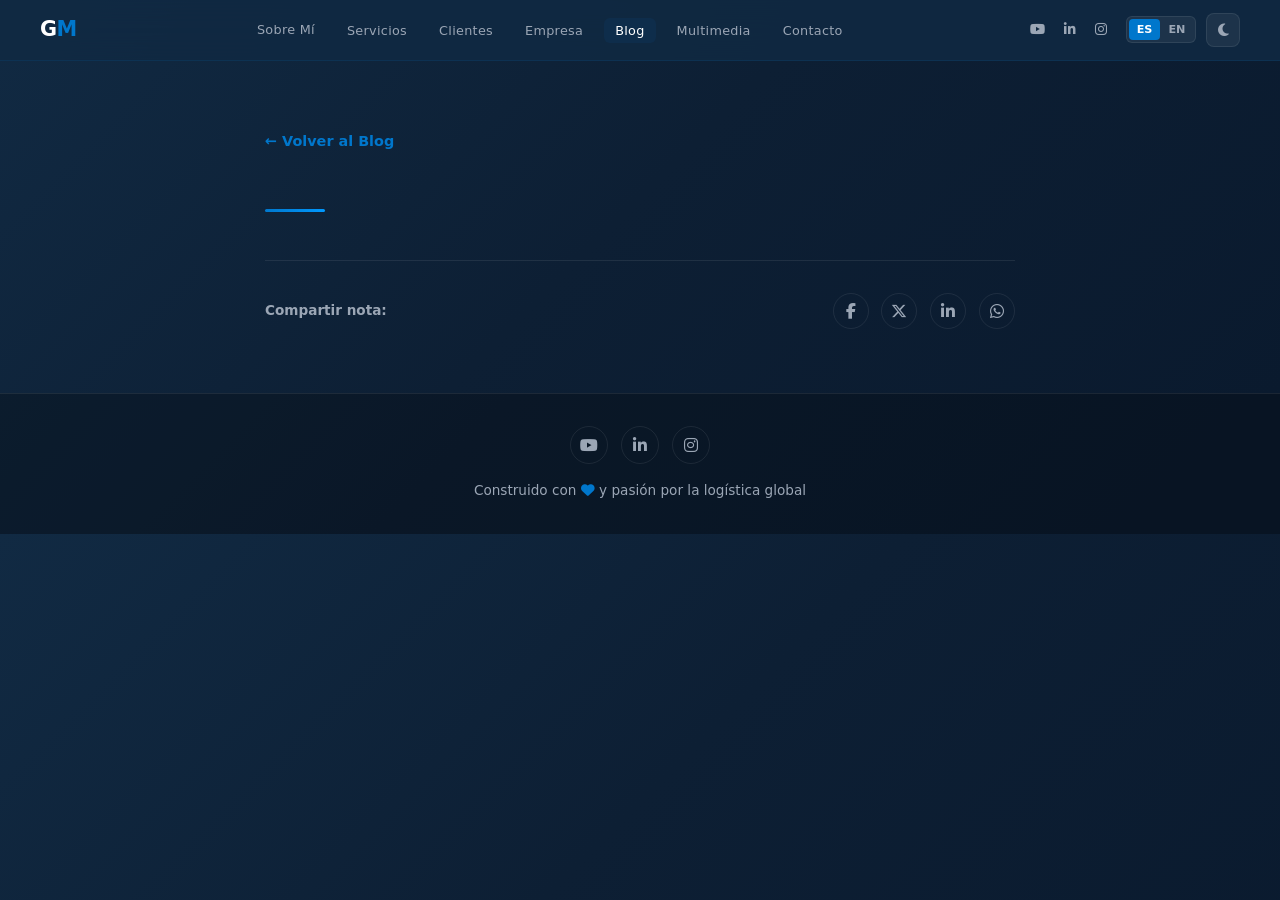
<file: blog-post.html>
<!DOCTYPE html>
<html lang="es">
<head>
  <meta charset="UTF-8">
  <meta name="viewport" content="width=device-width, initial-scale=1.0">
  <title>Nota — Germán Muchico</title>
  <link rel="stylesheet" href="css/styles.css">
  <link rel="stylesheet" href="https://cdnjs.cloudflare.com/ajax/libs/font-awesome/6.5.1/css/all.min.css">
  <!-- Google Tag Manager -->
  <script>(function(w,d,s,l,i){w[l]=w[l]||[];w[l].push({'gtm.start':new Date().getTime(),event:'gtm.js'});var f=d.getElementsByTagName(s)[0],j=d.createElement(s),dl=l!='dataLayer'?'&l='+l:'';j.async=true;j.src='https://www.googletagmanager.com/gtm.js?id='+i+dl;f.parentNode.insertBefore(j,f);})(window,document,'script','dataLayer','GTM-N3BT377R');</script>
  <!-- End Google Tag Manager -->
</head>
<body>
  <!-- Google Tag Manager (noscript) -->
  <noscript><iframe src="https://www.googletagmanager.com/ns.html?id=GTM-N3BT377R" height="0" width="0" style="display:none;visibility:hidden"></iframe></noscript>
  <!-- End Google Tag Manager (noscript) -->

<div class="loading-bar" id="loadingBar"></div>

<nav class="navbar">
  <div class="nav-container">
    <a href="index.html" class="nav-logo">G<span>M</span></a>
    <ul class="nav-links">
      <li class="has-dropdown">
        <a href="#" id="nav-sobremi">Sobre Mí <i class="fas fa-chevron-down dropdown-arrow"></i></a>
        <ul class="dropdown-menu">
          <li><a href="trayectoria.html" id="nav-trayectoria">Trayectoria</a></li>
          <li><a href="casos-de-exito.html" id="nav-casos">Casos de Éxito</a></li>
        </ul>
      </li>
      <li><a href="servicios.html" id="nav-servicios">Servicios</a></li>
      <li><a href="clientes.html" id="nav-clientes">Clientes</a></li>
      <li><a href="empresa.html" id="nav-empresa">Liderazgo</a></li>
      <li><a href="blog.html" id="nav-blog" class="active">Blog</a></li>
      <li><a href="multimedia.html" id="nav-multimedia">Multimedia</a></li>
      <li><a href="contacto.html" id="nav-contacto">Contacto</a></li>
    </ul>
    <div class="nav-controls">
      <div class="nav-social">
        <a href="https://www.youtube.com/@germuchico" target="_blank" rel="noopener" title="YouTube"><i class="fab fa-youtube"></i></a>
        <a href="https://www.linkedin.com/in/german-muchico" target="_blank" rel="noopener" title="LinkedIn"><i class="fab fa-linkedin-in"></i></a>
        <a href="https://www.instagram.com/germanmuchico/" target="_blank" rel="noopener" title="Instagram"><i class="fab fa-instagram"></i></a>
      </div>
      <div class="lang-toggle">
        <button class="lang-btn active" data-lang="es">ES</button>
        <button class="lang-btn" data-lang="en">EN</button>
      </div>
      <button class="theme-btn" id="themeBtn" title="Toggle theme">
        <i class="theme-icon fas fa-moon"></i>
      </button>
      <div class="nav-toggle">
        <span></span><span></span><span></span>
      </div>
    </div>
  </div>
</nav>

<article class="blog-post" id="blog-post-container">
  <div class="blog-post-container">
    <a href="blog.html" class="back-link" id="post-back">← Volver al Blog</a>
    <div class="post-date" id="post-date"></div>
    <h1 id="post-title"></h1>
    <div class="post-divider"></div>
    <div class="post-content" id="post-content"></div>
    <div class="post-footer">
      <span class="share-label">Compartir nota:</span>
      <div class="share-links">
        <a href="#" onclick="window.open('https://www.facebook.com/sharer/sharer.php?u='+encodeURIComponent(location.href),'_blank')" title="Facebook"><i class="fab fa-facebook-f"></i></a>
        <a href="#" onclick="window.open('https://twitter.com/intent/tweet?url='+encodeURIComponent(location.href),'_blank')" title="X"><i class="fab fa-x-twitter"></i></a>
        <a href="#" onclick="window.open('https://www.linkedin.com/sharing/share-offsite/?url='+encodeURIComponent(location.href),'_blank')" title="LinkedIn"><i class="fab fa-linkedin-in"></i></a>
        <a href="#" onclick="window.open('https://wa.me/?text='+encodeURIComponent(location.href),'_blank')" title="WhatsApp"><i class="fab fa-whatsapp"></i></a>
      </div>
    </div>
  </div>
</article>

<footer>
  <div class="footer-social">
    <a href="https://www.youtube.com/@germuchico" target="_blank" rel="noopener" title="YouTube"><i class="fab fa-youtube"></i></a>
    <a href="https://www.linkedin.com/in/german-muchico" target="_blank" rel="noopener" title="LinkedIn"><i class="fab fa-linkedin-in"></i></a>
    <a href="https://www.instagram.com/germanmuchico/" target="_blank" rel="noopener" title="Instagram"><i class="fab fa-instagram"></i></a>
  </div>
  <p id="footer-i18n">Construido con <i class="fas fa-heart heart"></i> y pasión por el desarrollo del comercio internacional</p>
</footer>

<script src="js/translations.js"></script>
<script src="js/main.js"></script>
</body>
</html>
</file>
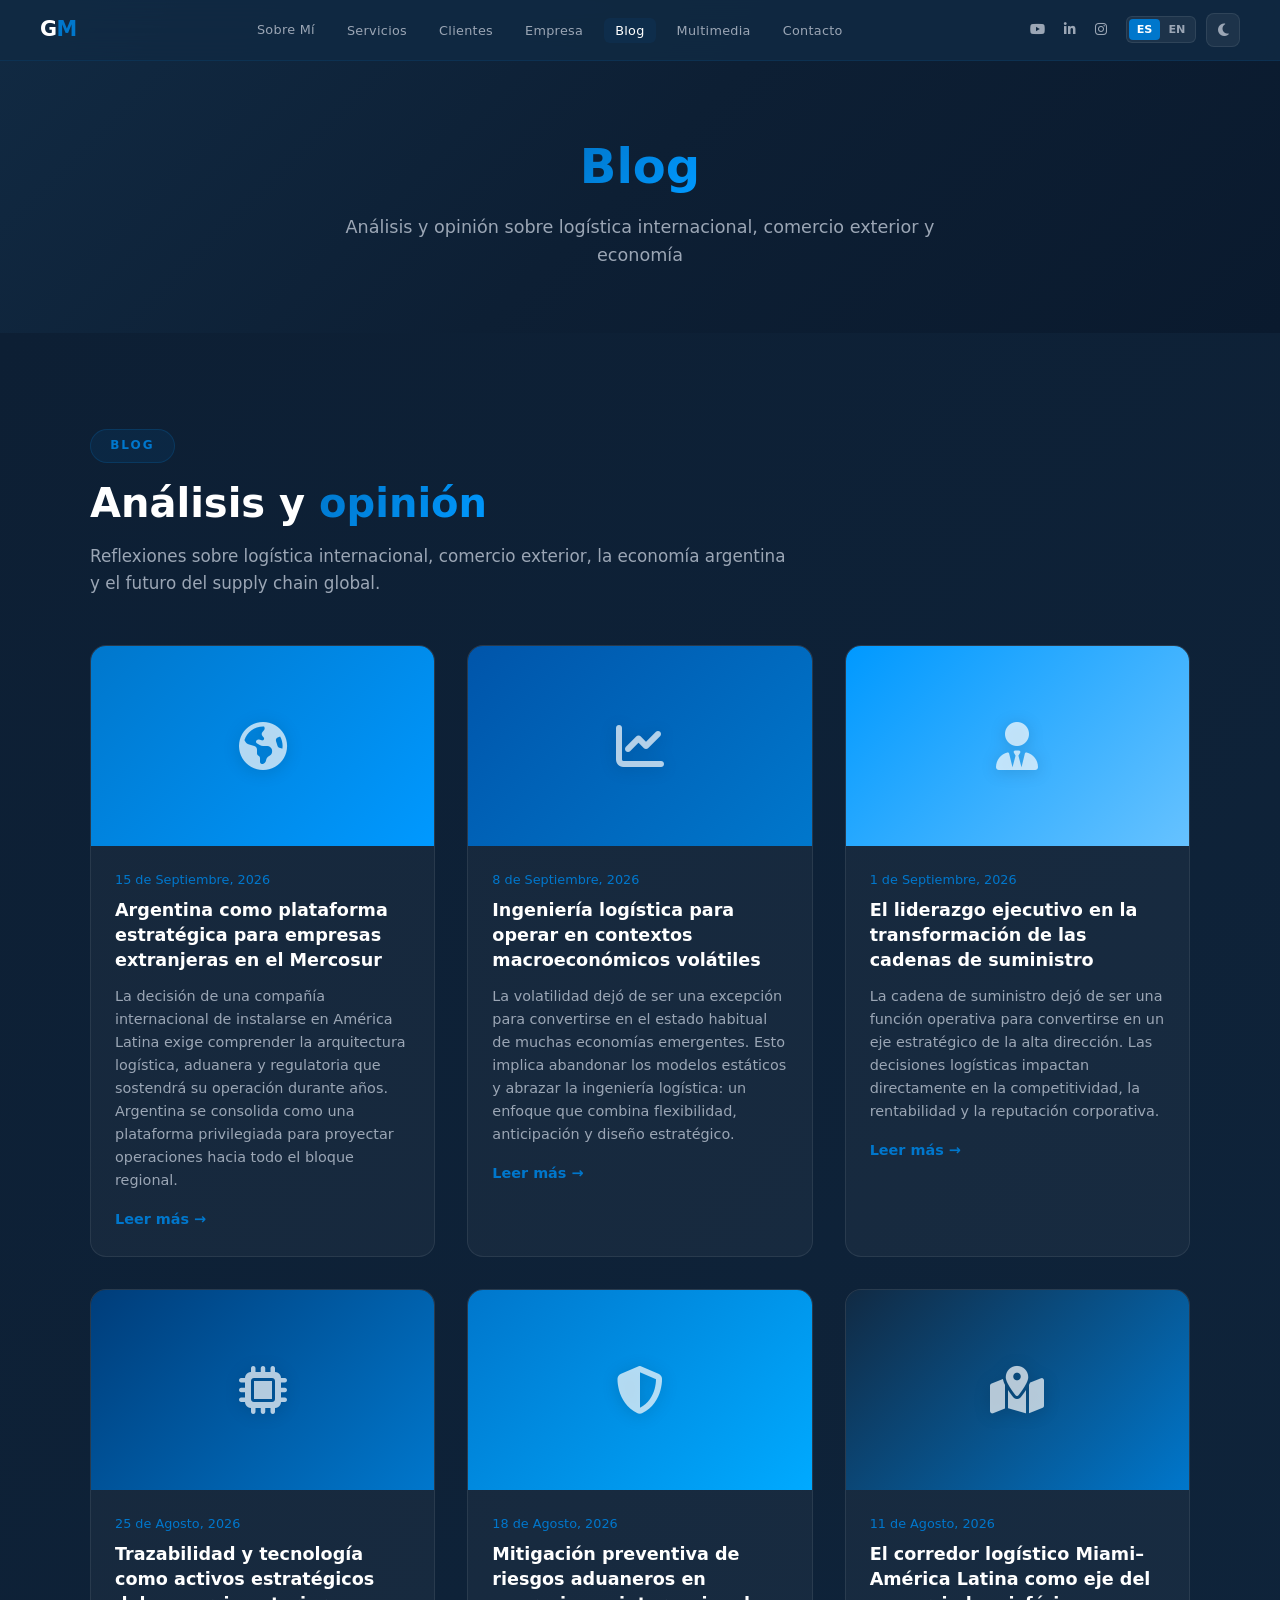
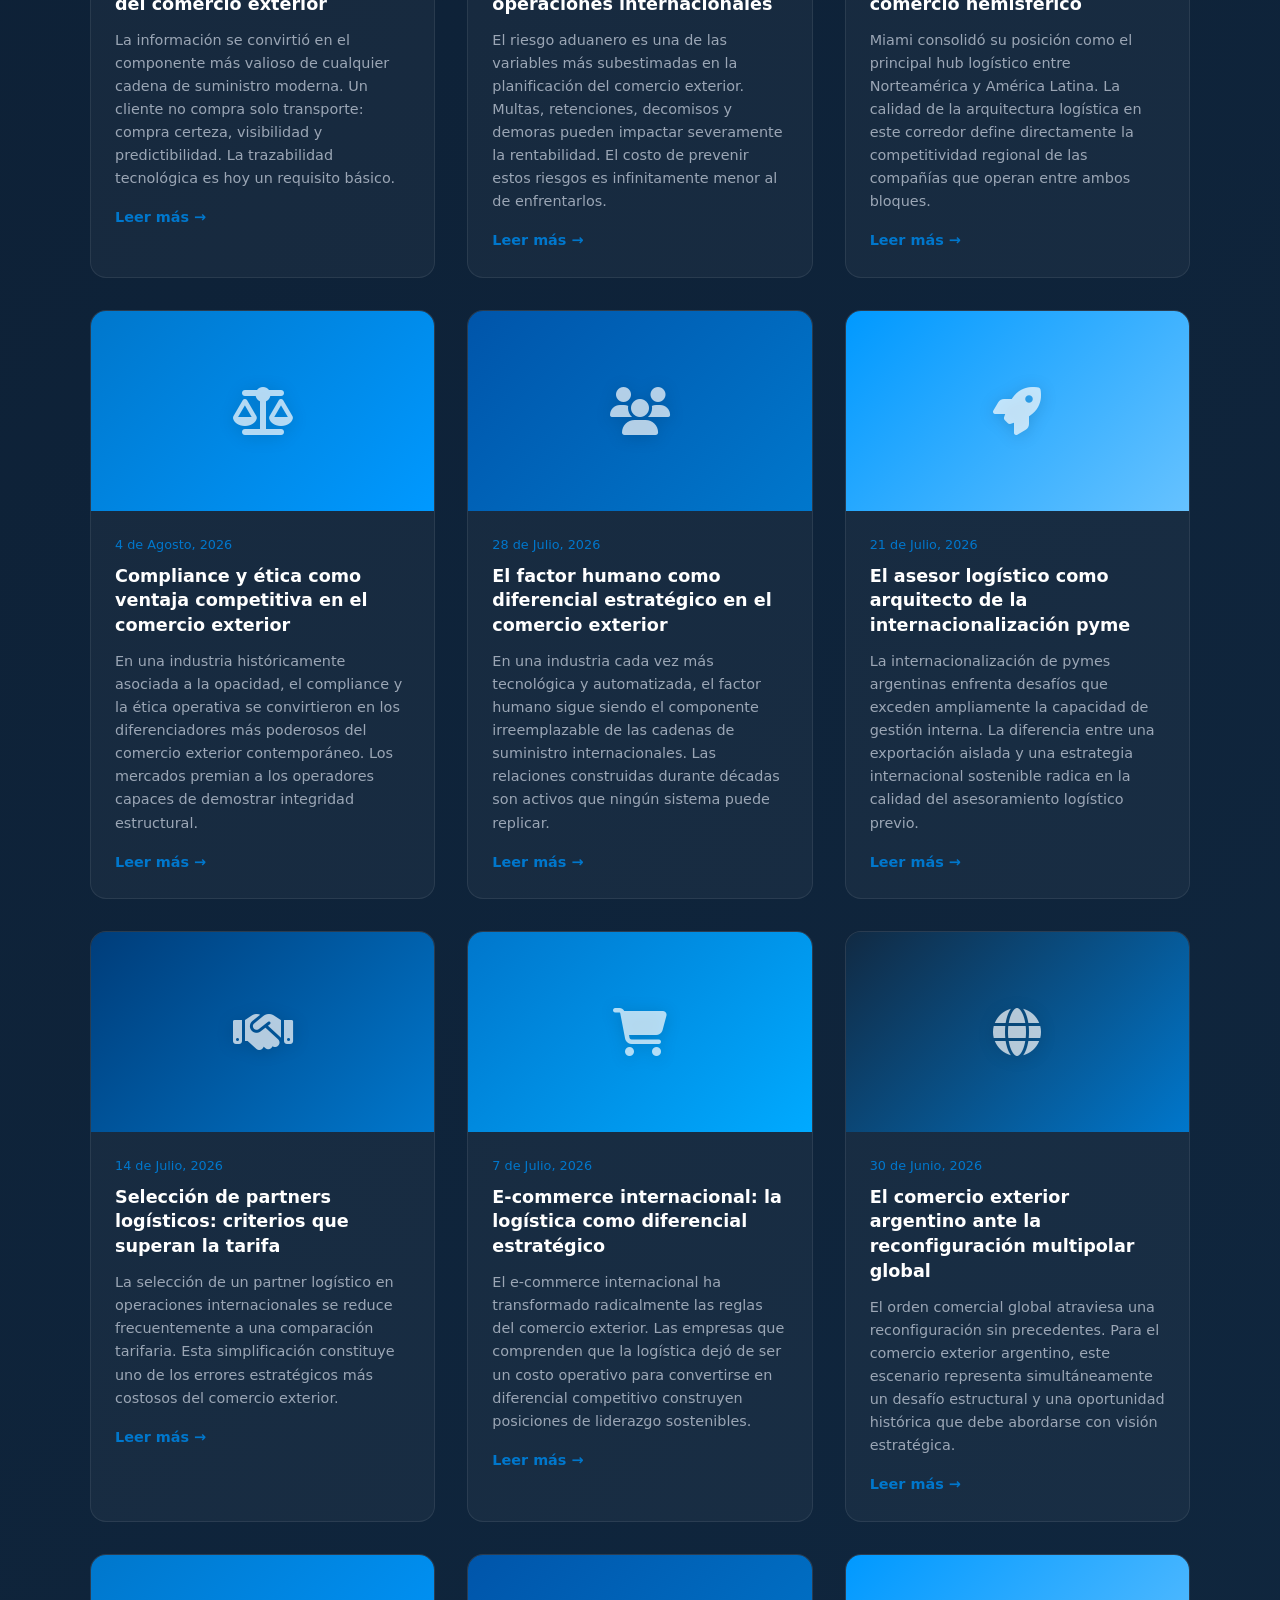
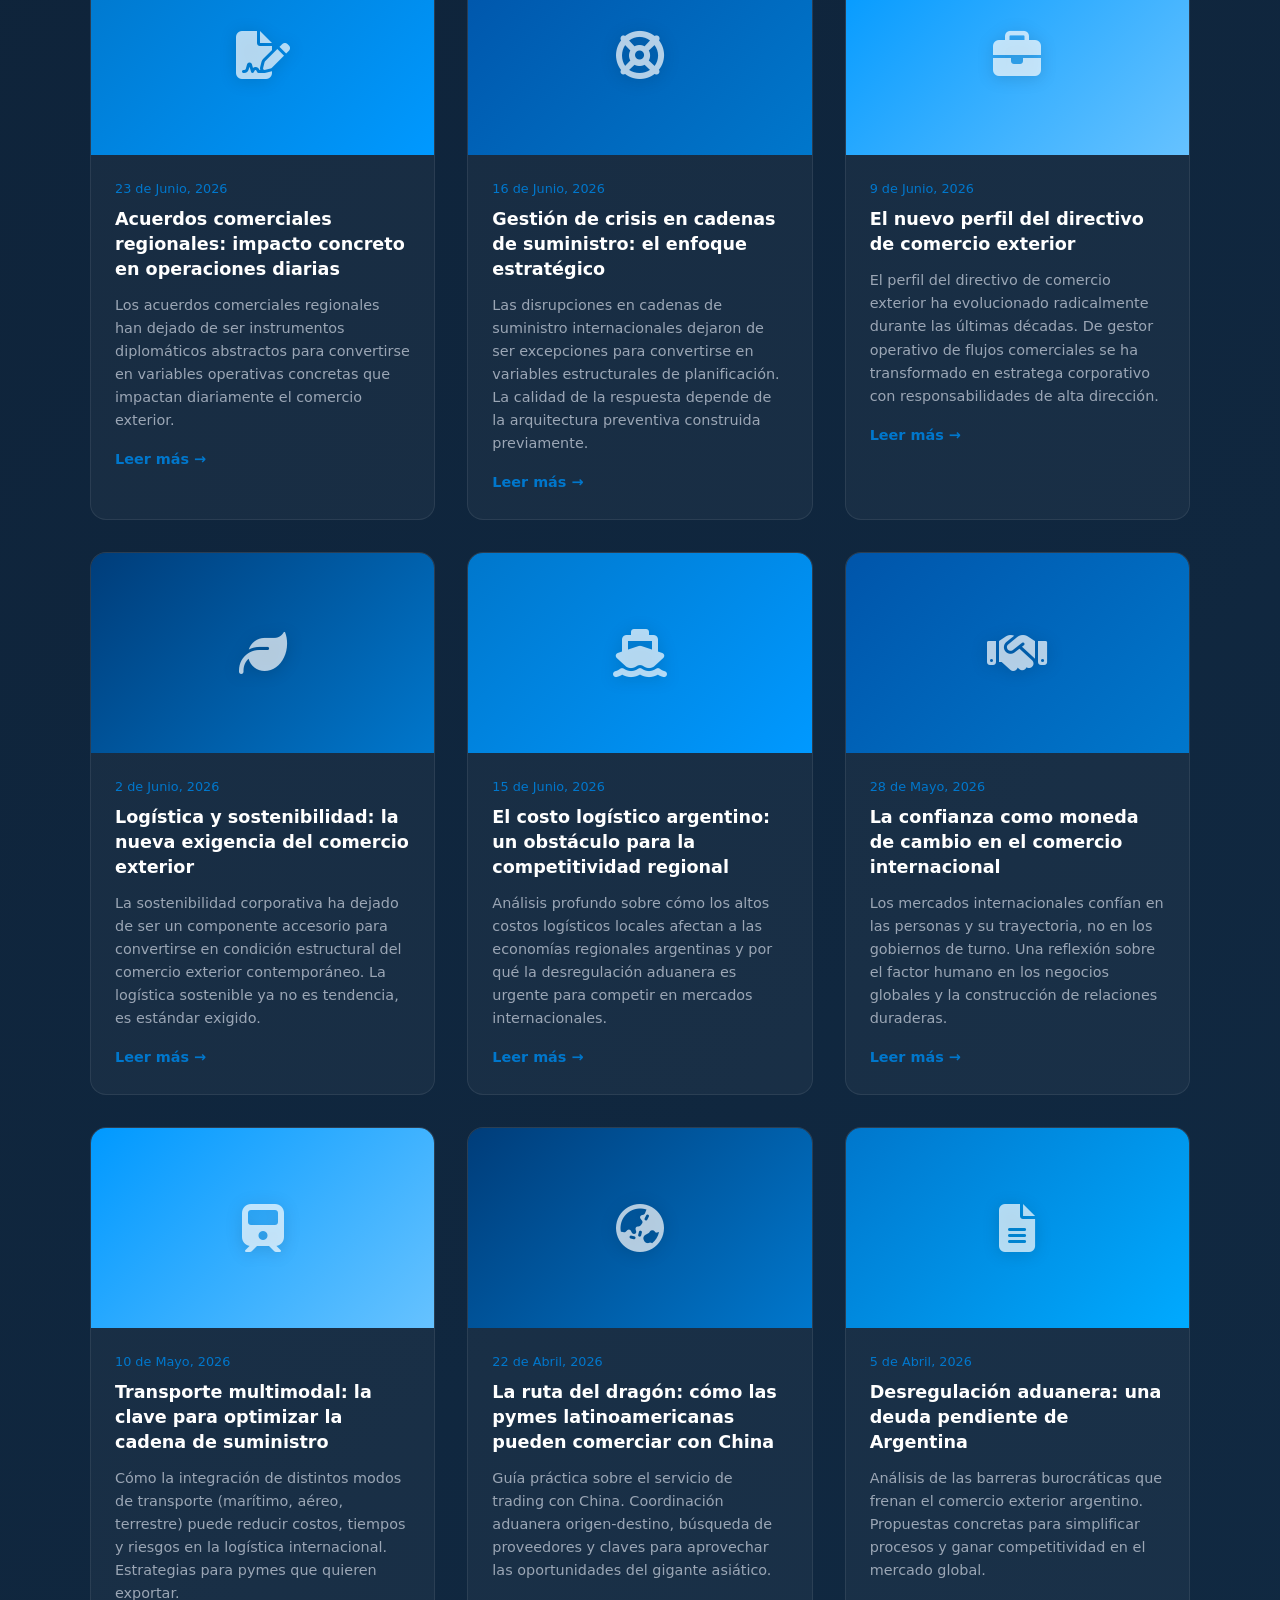
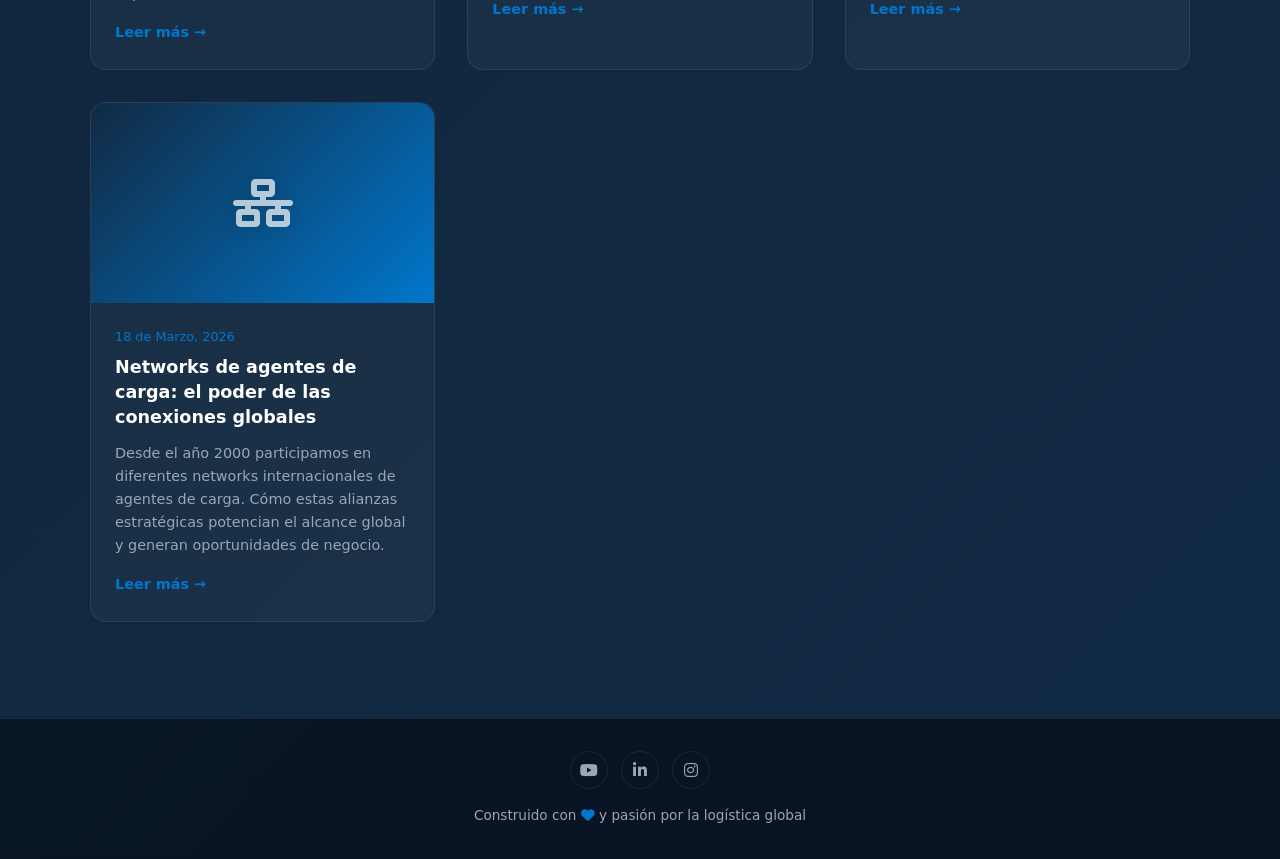
<file: blog.html>
<!DOCTYPE html>
<html lang="es">
<head>
  <meta charset="UTF-8">
  <meta name="viewport" content="width=device-width, initial-scale=1.0">
  <title>Blog — Germán Muchico</title>
  <link rel="stylesheet" href="css/styles.css">
  <link rel="stylesheet" href="https://cdnjs.cloudflare.com/ajax/libs/font-awesome/6.5.1/css/all.min.css">
  <!-- Google Tag Manager -->
  <script>(function(w,d,s,l,i){w[l]=w[l]||[];w[l].push({'gtm.start':new Date().getTime(),event:'gtm.js'});var f=d.getElementsByTagName(s)[0],j=d.createElement(s),dl=l!='dataLayer'?'&l='+l:'';j.async=true;j.src='https://www.googletagmanager.com/gtm.js?id='+i+dl;f.parentNode.insertBefore(j,f);})(window,document,'script','dataLayer','GTM-N3BT377R');</script>
  <!-- End Google Tag Manager -->
</head>
<body>
  <!-- Google Tag Manager (noscript) -->
  <noscript><iframe src="https://www.googletagmanager.com/ns.html?id=GTM-N3BT377R" height="0" width="0" style="display:none;visibility:hidden"></iframe></noscript>
  <!-- End Google Tag Manager (noscript) -->

<div class="loading-bar" id="loadingBar"></div>

<nav class="navbar">
  <div class="nav-container">
    <a href="index.html" class="nav-logo">G<span>M</span></a>
    <ul class="nav-links">
      <li class="has-dropdown">
        <a href="#" id="nav-sobremi">Sobre Mí <i class="fas fa-chevron-down dropdown-arrow"></i></a>
        <ul class="dropdown-menu">
          <li><a href="trayectoria.html" id="nav-trayectoria">Trayectoria</a></li>
          <li><a href="casos-de-exito.html" id="nav-casos">Casos de Éxito</a></li>
        </ul>
      </li>
      <li><a href="servicios.html" id="nav-servicios">Servicios</a></li>
      <li><a href="clientes.html" id="nav-clientes">Clientes</a></li>
      <li><a href="empresa.html" id="nav-empresa">Liderazgo</a></li>
      <li><a href="blog.html" id="nav-blog" class="active">Blog</a></li>
      <li><a href="multimedia.html" id="nav-multimedia">Multimedia</a></li>
      <li><a href="contacto.html" id="nav-contacto">Contacto</a></li>
    </ul>
    <div class="nav-controls">
      <div class="nav-social">
        <a href="https://www.youtube.com/@germuchico" target="_blank" rel="noopener" title="YouTube"><i class="fab fa-youtube"></i></a>
        <a href="https://www.linkedin.com/in/german-muchico" target="_blank" rel="noopener" title="LinkedIn"><i class="fab fa-linkedin-in"></i></a>
        <a href="https://www.instagram.com/germanmuchico/" target="_blank" rel="noopener" title="Instagram"><i class="fab fa-instagram"></i></a>
      </div>
      <div class="lang-toggle">
        <button class="lang-btn active" data-lang="es">ES</button>
        <button class="lang-btn" data-lang="en">EN</button>
      </div>
      <button class="theme-btn" id="themeBtn" title="Toggle theme">
        <i class="theme-icon fas fa-moon"></i>
      </button>
      <div class="nav-toggle">
        <span></span><span></span><span></span>
      </div>
    </div>
  </div>
</nav>

<header class="page-header">
  <h1><span class="highlight">Blog</span></h1>
  <p>Análisis y opinión sobre logística internacional, comercio exterior y economía</p>
</header>

<section class="section" id="blog-page">
  <div class="section-container">
    <div class="section-tag" id="blog-tag">Blog</div>
    <h2 class="section-title"><span id="blog-title">Análisis y </span><span class="highlight" id="blog-title-highlight">opinión</span></h2>
    <p class="section-subtitle" id="blog-subtitle">Columnas de análisis y opinión sobre comercio internacional, economía argentina y el futuro de la logística global, escritas desde mi experiencia como consultor.</p>
    <div class="blog-grid">
      <div class="blog-card reveal reveal-delay-1">
        <div class="blog-card-img gradient-1"><i class="fas fa-earth-americas" style="font-size:3rem"></i></div>
        <div class="blog-card-content">
          <div class="date">15 de Septiembre, 2026</div>
          <h3>Argentina como plataforma estratégica para empresas extranjeras en el Mercosur</h3>
          <p>La decisión de una compañía internacional de instalarse en América Latina exige comprender la arquitectura logística, aduanera y regulatoria que sostendrá su operación durante años.</p>
          <a class="read-more">Leer más →</a>
        </div>
      </div>
      <div class="blog-card reveal reveal-delay-2">
        <div class="blog-card-img gradient-2"><i class="fas fa-chart-line" style="font-size:3rem"></i></div>
        <div class="blog-card-content">
          <div class="date">8 de Septiembre, 2026</div>
          <h3>Ingeniería logística para operar en contextos macroeconómicos volátiles</h3>
          <p>La volatilidad dejó de ser una excepción para convertirse en el estado habitual de muchas economías emergentes.</p>
          <a class="read-more">Leer más →</a>
        </div>
      </div>
      <div class="blog-card reveal reveal-delay-3">
        <div class="blog-card-img gradient-3"><i class="fas fa-user-tie" style="font-size:3rem"></i></div>
        <div class="blog-card-content">
          <div class="date">1 de Septiembre, 2026</div>
          <h3>El liderazgo ejecutivo en la transformación de las cadenas de suministro</h3>
          <p>La cadena de suministro dejó de ser una función operativa para convertirse en un eje estratégico de la alta dirección.</p>
          <a class="read-more">Leer más →</a>
        </div>
      </div>
      <div class="blog-card reveal reveal-delay-1">
        <div class="blog-card-img gradient-4"><i class="fas fa-microchip" style="font-size:3rem"></i></div>
        <div class="blog-card-content">
          <div class="date">25 de Agosto, 2026</div>
          <h3>Trazabilidad y tecnología como activos estratégicos del comercio exterior</h3>
          <p>La información se convirtió en el componente más valioso de cualquier cadena de suministro moderna.</p>
          <a class="read-more">Leer más →</a>
        </div>
      </div>
      <div class="blog-card reveal reveal-delay-2">
        <div class="blog-card-img gradient-5"><i class="fas fa-shield-halved" style="font-size:3rem"></i></div>
        <div class="blog-card-content">
          <div class="date">18 de Agosto, 2026</div>
          <h3>Mitigación preventiva de riesgos aduaneros en operaciones internacionales</h3>
          <p>El riesgo aduanero es una de las variables más subestimadas en la planificación del comercio exterior.</p>
          <a class="read-more">Leer más →</a>
        </div>
      </div>
      <div class="blog-card reveal reveal-delay-3">
        <div class="blog-card-img gradient-6"><i class="fas fa-map-location-dot" style="font-size:3rem"></i></div>
        <div class="blog-card-content">
          <div class="date">11 de Agosto, 2026</div>
          <h3>El corredor logístico Miami–América Latina como eje del comercio hemisférico</h3>
          <p>Miami consolidó su posición como el principal hub logístico entre Norteamérica y América Latina.</p>
          <a class="read-more">Leer más →</a>
        </div>
      </div>
      <div class="blog-card reveal reveal-delay-1">
        <div class="blog-card-img gradient-1"><i class="fas fa-scale-balanced" style="font-size:3rem"></i></div>
        <div class="blog-card-content">
          <div class="date">4 de Agosto, 2026</div>
          <h3>Compliance y ética como ventaja competitiva en el comercio exterior</h3>
          <p>El compliance y la ética operativa se convirtieron en los diferenciadores más poderosos del comercio exterior contemporáneo.</p>
          <a class="read-more">Leer más →</a>
        </div>
      </div>
      <div class="blog-card reveal reveal-delay-2">
        <div class="blog-card-img gradient-2"><i class="fas fa-users" style="font-size:3rem"></i></div>
        <div class="blog-card-content">
          <div class="date">28 de Julio, 2026</div>
          <h3>El factor humano como diferencial estratégico en el comercio exterior</h3>
          <p>El factor humano sigue siendo el componente irreemplazable de las cadenas de suministro internacionales.</p>
          <a class="read-more">Leer más →</a>
        </div>
      </div>
      <div class="blog-card reveal reveal-delay-3">
        <div class="blog-card-img gradient-3"><i class="fas fa-rocket" style="font-size:3rem"></i></div>
        <div class="blog-card-content">
          <div class="date">21 de Julio, 2026</div>
          <h3>El asesor logístico como arquitecto de la internacionalización pyme</h3>
          <p>La internacionalización de pymes argentinas enfrenta desafíos que exceden ampliamente la capacidad de gestión interna.</p>
          <a class="read-more">Leer más →</a>
        </div>
      </div>
      <div class="blog-card reveal reveal-delay-1">
        <div class="blog-card-img gradient-4"><i class="fas fa-handshake" style="font-size:3rem"></i></div>
        <div class="blog-card-content">
          <div class="date">14 de Julio, 2026</div>
          <h3>Selección de partners logísticos: criterios que superan la tarifa</h3>
          <p>La selección de un partner logístico se reduce frecuentemente a una comparación tarifaria. Es uno de los errores estratégicos más costosos.</p>
          <a class="read-more">Leer más →</a>
        </div>
      </div>
      <div class="blog-card reveal reveal-delay-2">
        <div class="blog-card-img gradient-5"><i class="fas fa-cart-shopping" style="font-size:3rem"></i></div>
        <div class="blog-card-content">
          <div class="date">7 de Julio, 2026</div>
          <h3>E-commerce internacional: la logística como diferencial estratégico</h3>
          <p>El e-commerce internacional ha transformado radicalmente las reglas del comercio exterior.</p>
          <a class="read-more">Leer más →</a>
        </div>
      </div>
      <div class="blog-card reveal reveal-delay-3">
        <div class="blog-card-img gradient-6"><i class="fas fa-globe" style="font-size:3rem"></i></div>
        <div class="blog-card-content">
          <div class="date">30 de Junio, 2026</div>
          <h3>El comercio exterior argentino ante la reconfiguración multipolar global</h3>
          <p>El orden comercial global atraviesa una reconfiguración sin precedentes. Un desafío estructural y una oportunidad histórica.</p>
          <a class="read-more">Leer más →</a>
        </div>
      </div>
      <div class="blog-card reveal reveal-delay-1">
        <div class="blog-card-img gradient-1"><i class="fas fa-file-signature" style="font-size:3rem"></i></div>
        <div class="blog-card-content">
          <div class="date">23 de Junio, 2026</div>
          <h3>Acuerdos comerciales regionales: impacto concreto en operaciones diarias</h3>
          <p>Los acuerdos comerciales regionales se convirtieron en variables operativas concretas que impactan diariamente el comercio exterior.</p>
          <a class="read-more">Leer más →</a>
        </div>
      </div>
      <div class="blog-card reveal reveal-delay-2">
        <div class="blog-card-img gradient-2"><i class="fas fa-life-ring" style="font-size:3rem"></i></div>
        <div class="blog-card-content">
          <div class="date">16 de Junio, 2026</div>
          <h3>Gestión de crisis en cadenas de suministro: el enfoque estratégico</h3>
          <p>Las disrupciones dejaron de ser excepciones para convertirse en variables estructurales de planificación.</p>
          <a class="read-more">Leer más →</a>
        </div>
      </div>
      <div class="blog-card reveal reveal-delay-3">
        <div class="blog-card-img gradient-3"><i class="fas fa-briefcase" style="font-size:3rem"></i></div>
        <div class="blog-card-content">
          <div class="date">9 de Junio, 2026</div>
          <h3>El nuevo perfil del directivo de comercio exterior</h3>
          <p>De gestor operativo de flujos comerciales a estratega corporativo con responsabilidades de alta dirección.</p>
          <a class="read-more">Leer más →</a>
        </div>
      </div>
      <div class="blog-card reveal reveal-delay-1">
        <div class="blog-card-img gradient-4"><i class="fas fa-leaf" style="font-size:3rem"></i></div>
        <div class="blog-card-content">
          <div class="date">2 de Junio, 2026</div>
          <h3>Logística y sostenibilidad: la nueva exigencia del comercio exterior</h3>
          <p>La sostenibilidad corporativa se convirtió en condición estructural del comercio exterior contemporáneo.</p>
          <a class="read-more">Leer más →</a>
        </div>
      </div>
      <div class="blog-card reveal reveal-delay-1">
        <div class="blog-card-img gradient-1"><i class="fas fa-ship" style="font-size:3rem"></i></div>
        <div class="blog-card-content">
          <div class="date">15 de Junio, 2026</div>
          <h3>El costo logístico argentino: un obstáculo para la competitividad regional</h3>
          <p>Analizo cómo los altos costos logísticos locales afectan a las economías regionales argentinas y por qué la desregulación aduanera es urgente para recuperar competitividad.</p>
          <a class="read-more">Leer más →</a>
        </div>
      </div>
      <div class="blog-card reveal reveal-delay-2">
        <div class="blog-card-img gradient-2"><i class="fas fa-handshake" style="font-size:3rem"></i></div>
        <div class="blog-card-content">
          <div class="date">28 de Mayo, 2026</div>
          <h3>La confianza como moneda de cambio en el comercio internacional</h3>
          <p>Los mercados internacionales confían en las personas y su trayectoria, no en los gobiernos de turno. Comparto mi reflexión sobre el factor humano en los negocios globales.</p>
          <a class="read-more">Leer más →</a>
        </div>
      </div>
      <div class="blog-card reveal reveal-delay-3">
        <div class="blog-card-img gradient-3"><i class="fas fa-train" style="font-size:3rem"></i></div>
        <div class="blog-card-content">
          <div class="date">10 de Mayo, 2026</div>
          <h3>Transporte multimodal: la clave para optimizar la cadena de suministro</h3>
          <p>Comparto mi visión sobre cómo la integración de distintos modos de transporte puede reducir costos, tiempos y riesgos en la logística internacional.</p>
          <a class="read-more">Leer más →</a>
        </div>
      </div>
      <div class="blog-card reveal reveal-delay-1">
        <div class="blog-card-img gradient-4"><i class="fas fa-globe-asia" style="font-size:3rem"></i></div>
        <div class="blog-card-content">
          <div class="date">22 de Abril, 2026</div>
          <h3>La ruta del dragón: cómo las pymes pueden comerciar con China</h3>
          <p>Desde mi experiencia coordinando operaciones con China, ofrezco claves prácticas para que las pymes aprovechen las oportunidades del gigante asiático.</p>
          <a class="read-more">Leer más →</a>
        </div>
      </div>
      <div class="blog-card reveal reveal-delay-2">
        <div class="blog-card-img gradient-5"><i class="fas fa-file-alt" style="font-size:3rem"></i></div>
        <div class="blog-card-content">
          <div class="date">5 de Abril, 2026</div>
          <h3>Desregulación aduanera: una deuda pendiente de Argentina</h3>
          <p>Analizo las barreras burocráticas que frenan el comercio exterior argentino y propongo medidas concretas para simplificar procesos y ganar competitividad.</p>
          <a class="read-more">Leer más →</a>
        </div>
      </div>
      <div class="blog-card reveal reveal-delay-3">
        <div class="blog-card-img gradient-6"><i class="fas fa-network-wired" style="font-size:3rem"></i></div>
        <div class="blog-card-content">
          <div class="date">18 de Marzo, 2026</div>
          <h3>Networks de agentes de carga: el poder de las conexiones globales</h3>
          <p>Desde el año 2000 participo en diferentes networks internacionales de agentes de carga. Comparto cómo estas alianzas estratégicas potencian el alcance global.</p>
          <a class="read-more">Leer más →</a>
        </div>
      </div>
    </div>
  </div>
</section>

<footer>
  <div class="footer-social">
    <a href="https://www.youtube.com/@germuchico" target="_blank" rel="noopener" title="YouTube"><i class="fab fa-youtube"></i></a>
    <a href="https://www.linkedin.com/in/german-muchico" target="_blank" rel="noopener" title="LinkedIn"><i class="fab fa-linkedin-in"></i></a>
    <a href="https://www.instagram.com/germanmuchico/" target="_blank" rel="noopener" title="Instagram"><i class="fab fa-instagram"></i></a>
  </div>
  <p id="footer-i18n">Construido con <i class="fas fa-heart heart"></i> y pasión por el desarrollo del comercio internacional</p>
</footer>

<script src="js/translations.js"></script>
<script src="js/main.js"></script>
</body>
</html>
</file>
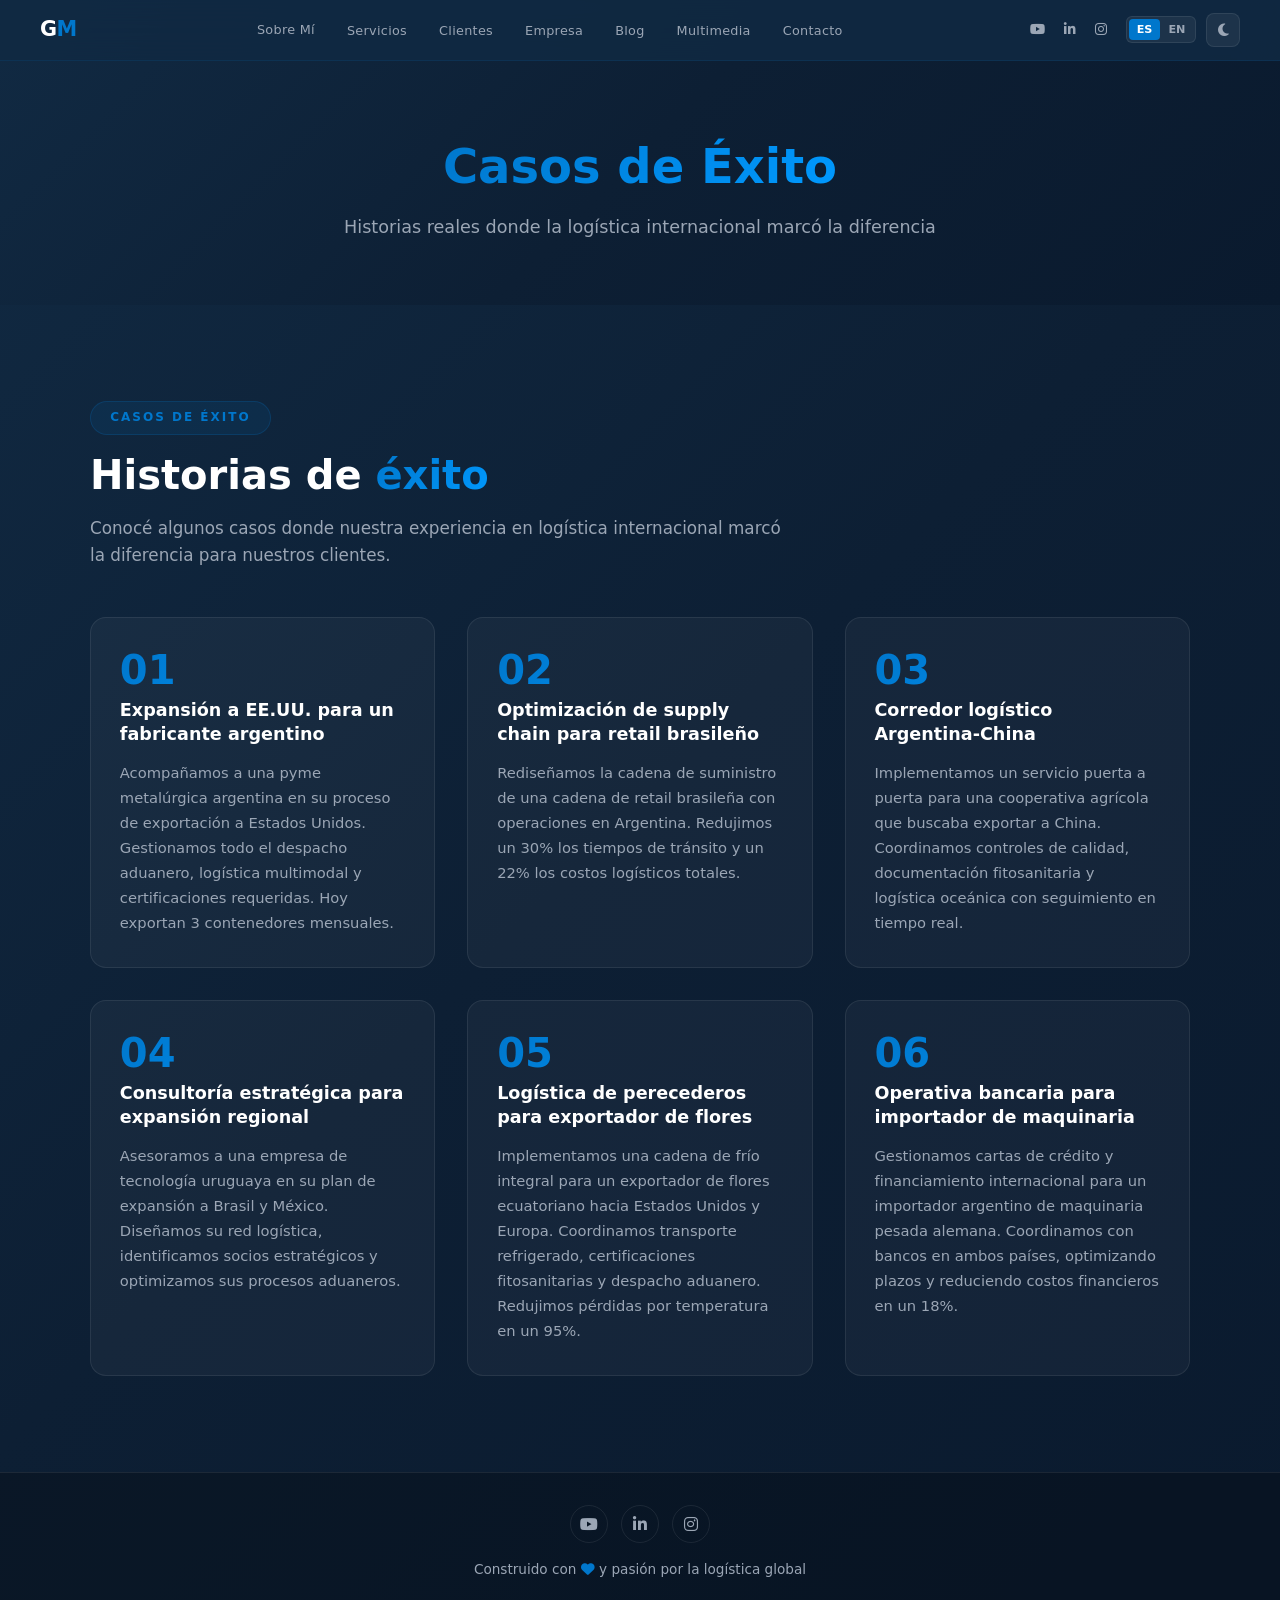
<file: casos-de-exito.html>
<!DOCTYPE html>
<html lang="es">
<head>
  <meta charset="UTF-8">
  <meta name="viewport" content="width=device-width, initial-scale=1.0">
  <title>Casos de Éxito — Germán Muchico</title>
  <link rel="stylesheet" href="css/styles.css">
  <link rel="stylesheet" href="https://cdnjs.cloudflare.com/ajax/libs/font-awesome/6.5.1/css/all.min.css">
  <style>
    .casos-grid {
      display: grid;
      grid-template-columns: repeat(auto-fit, minmax(320px, 1fr));
      gap: 2rem;
    }
    .caso-card {
      background: var(--bg-card);
      border: 1px solid var(--border-color);
      border-radius: var(--radius);
      padding: 2rem 1.8rem;
      transition: var(--transition);
      position: relative;
      overflow: hidden;
    }
    .caso-card::before {
      content: '';
      position: absolute;
      top: 0;
      left: 0;
      width: 100%;
      height: 3px;
      background: var(--accent-gradient);
      opacity: 0;
      transition: var(--transition);
    }
    .caso-card:hover::before { opacity: 1; }
    .caso-card:hover {
      border-color: var(--border-accent);
      transform: translateY(-6px);
      box-shadow: var(--shadow);
    }
    .caso-card .num {
      font-size: 2.5rem;
      font-weight: 800;
      background: var(--accent-gradient);
      -webkit-background-clip: text;
      -webkit-text-fill-color: transparent;
      background-clip: text;
      margin-bottom: 0.5rem;
      line-height: 1;
    }
    .caso-card h3 {
      font-size: 1.1rem;
      margin-bottom: 0.8rem;
      color: var(--text-primary);
      line-height: 1.4;
    }
    .caso-card p {
      color: var(--text-secondary);
      font-size: 0.92rem;
      line-height: 1.7;
    }
  </style>
  <!-- Google Tag Manager -->
  <script>(function(w,d,s,l,i){w[l]=w[l]||[];w[l].push({'gtm.start':new Date().getTime(),event:'gtm.js'});var f=d.getElementsByTagName(s)[0],j=d.createElement(s),dl=l!='dataLayer'?'&l='+l:'';j.async=true;j.src='https://www.googletagmanager.com/gtm.js?id='+i+dl;f.parentNode.insertBefore(j,f);})(window,document,'script','dataLayer','GTM-N3BT377R');</script>
  <!-- End Google Tag Manager -->
</head>
<body>
  <!-- Google Tag Manager (noscript) -->
  <noscript><iframe src="https://www.googletagmanager.com/ns.html?id=GTM-N3BT377R" height="0" width="0" style="display:none;visibility:hidden"></iframe></noscript>
  <!-- End Google Tag Manager (noscript) -->

<div class="loading-bar" id="loadingBar"></div>

<nav class="navbar">
  <div class="nav-container">
    <a href="index.html" class="nav-logo">G<span>M</span></a>
    <ul class="nav-links">
      <li class="has-dropdown">
        <a href="#" id="nav-sobremi">Sobre Mí <i class="fas fa-chevron-down dropdown-arrow"></i></a>
        <ul class="dropdown-menu">
          <li><a href="trayectoria.html" id="nav-trayectoria">Trayectoria</a></li>
          <li><a href="casos-de-exito.html" id="nav-casos" class="active">Casos de Éxito</a></li>
        </ul>
      </li>
      <li><a href="servicios.html" id="nav-servicios">Servicios</a></li>
      <li><a href="clientes.html" id="nav-clientes">Clientes</a></li>
      <li><a href="empresa.html" id="nav-empresa">Liderazgo</a></li>
      <li><a href="blog.html" id="nav-blog">Blog</a></li>
      <li><a href="multimedia.html" id="nav-multimedia">Multimedia</a></li>
      <li><a href="contacto.html" id="nav-contacto">Contacto</a></li>
    </ul>
    <div class="nav-controls">
      <div class="nav-social">
        <a href="https://www.youtube.com/@germuchico" target="_blank" rel="noopener" title="YouTube"><i class="fab fa-youtube"></i></a>
        <a href="https://www.linkedin.com/in/german-muchico" target="_blank" rel="noopener" title="LinkedIn"><i class="fab fa-linkedin-in"></i></a>
        <a href="https://www.instagram.com/germanmuchico/" target="_blank" rel="noopener" title="Instagram"><i class="fab fa-instagram"></i></a>
      </div>
      <div class="lang-toggle">
        <button class="lang-btn active" data-lang="es">ES</button>
        <button class="lang-btn" data-lang="en">EN</button>
      </div>
      <button class="theme-btn" id="themeBtn" title="Toggle theme">
        <i class="theme-icon fas fa-moon"></i>
      </button>
      <div class="nav-toggle">
        <span></span><span></span><span></span>
      </div>
    </div>
  </div>
</nav>

<header class="page-header">
  <h1><span class="highlight">Casos de Éxito</span></h1>
  <p>Historias reales donde la logística internacional marcó la diferencia</p>
</header>

<section class="section" id="casos-page">
  <div class="section-container">
    <div class="section-tag" id="casos-tag">Casos de Éxito</div>
    <h2 class="section-title">Historias de <span class="highlight" id="casos-title-highlight">éxito</span></h2>
    <p class="section-subtitle" id="casos-subtitle">Conocé algunos casos donde nuestra experiencia en logística internacional marcó la diferencia para nuestros clientes.</p>
    <div class="casos-grid">
      <div class="caso-card reveal reveal-delay-1">
        <div class="num">01</div>
        <h3>Expansión a EE.UU. para un fabricante argentino</h3>
        <p>Acompañamos a una pyme metalúrgica argentina en su proceso de exportación a Estados Unidos. Gestionamos todo el despacho aduanero, logística multimodal y certificaciones requeridas. Hoy exportan 3 contenedores mensuales.</p>
      </div>
      <div class="caso-card reveal reveal-delay-2">
        <div class="num">02</div>
        <h3>Optimización de supply chain para retail brasileño</h3>
        <p>Rediseñamos la cadena de suministro de una cadena de retail brasileña con operaciones en Argentina. Redujimos un 30% los tiempos de tránsito y un 22% los costos logísticos totales.</p>
      </div>
      <div class="caso-card reveal reveal-delay-3">
        <div class="num">03</div>
        <h3>Corredor logístico Argentina-China</h3>
        <p>Implementamos un servicio puerta a puerta para una cooperativa agrícola que buscaba exportar a China. Coordinamos controles de calidad, documentación fitosanitaria y logística oceánica con seguimiento en tiempo real.</p>
      </div>
      <div class="caso-card reveal reveal-delay-1">
        <div class="num">04</div>
        <h3>Consultoría estratégica para expansión regional</h3>
        <p>Asesoramos a una empresa de tecnología uruguaya en su plan de expansión a Brasil y México. Diseñamos su red logística, identificamos socios estratégicos y optimizamos sus procesos aduaneros.</p>
      </div>
      <div class="caso-card reveal reveal-delay-2">
        <div class="num">05</div>
        <h3>Logística de perecederos para exportador de flores</h3>
        <p>Implementamos una cadena de frío integral para un exportador de flores ecuatoriano hacia Estados Unidos y Europa. Coordinamos transporte refrigerado, certificaciones fitosanitarias y despacho aduanero. Redujimos pérdidas por temperatura en un 95%.</p>
      </div>
      <div class="caso-card reveal reveal-delay-3">
        <div class="num">06</div>
        <h3>Operativa bancaria para importador de maquinaria</h3>
        <p>Gestionamos cartas de crédito y financiamiento internacional para un importador argentino de maquinaria pesada alemana. Coordinamos con bancos en ambos países, optimizando plazos y reduciendo costos financieros en un 18%.</p>
      </div>
    </div>
  </div>
</section>

<footer>
  <div class="footer-social">
    <a href="https://www.youtube.com/@germuchico" target="_blank" rel="noopener" title="YouTube"><i class="fab fa-youtube"></i></a>
    <a href="https://www.linkedin.com/in/german-muchico" target="_blank" rel="noopener" title="LinkedIn"><i class="fab fa-linkedin-in"></i></a>
    <a href="https://www.instagram.com/germanmuchico/" target="_blank" rel="noopener" title="Instagram"><i class="fab fa-instagram"></i></a>
  </div>
  <p id="footer-i18n">Construido con <i class="fas fa-heart heart"></i> y pasión por el desarrollo del comercio internacional</p>
</footer>

<script src="js/translations.js"></script>
<script src="js/main.js"></script>
</body>
</html>
</file>
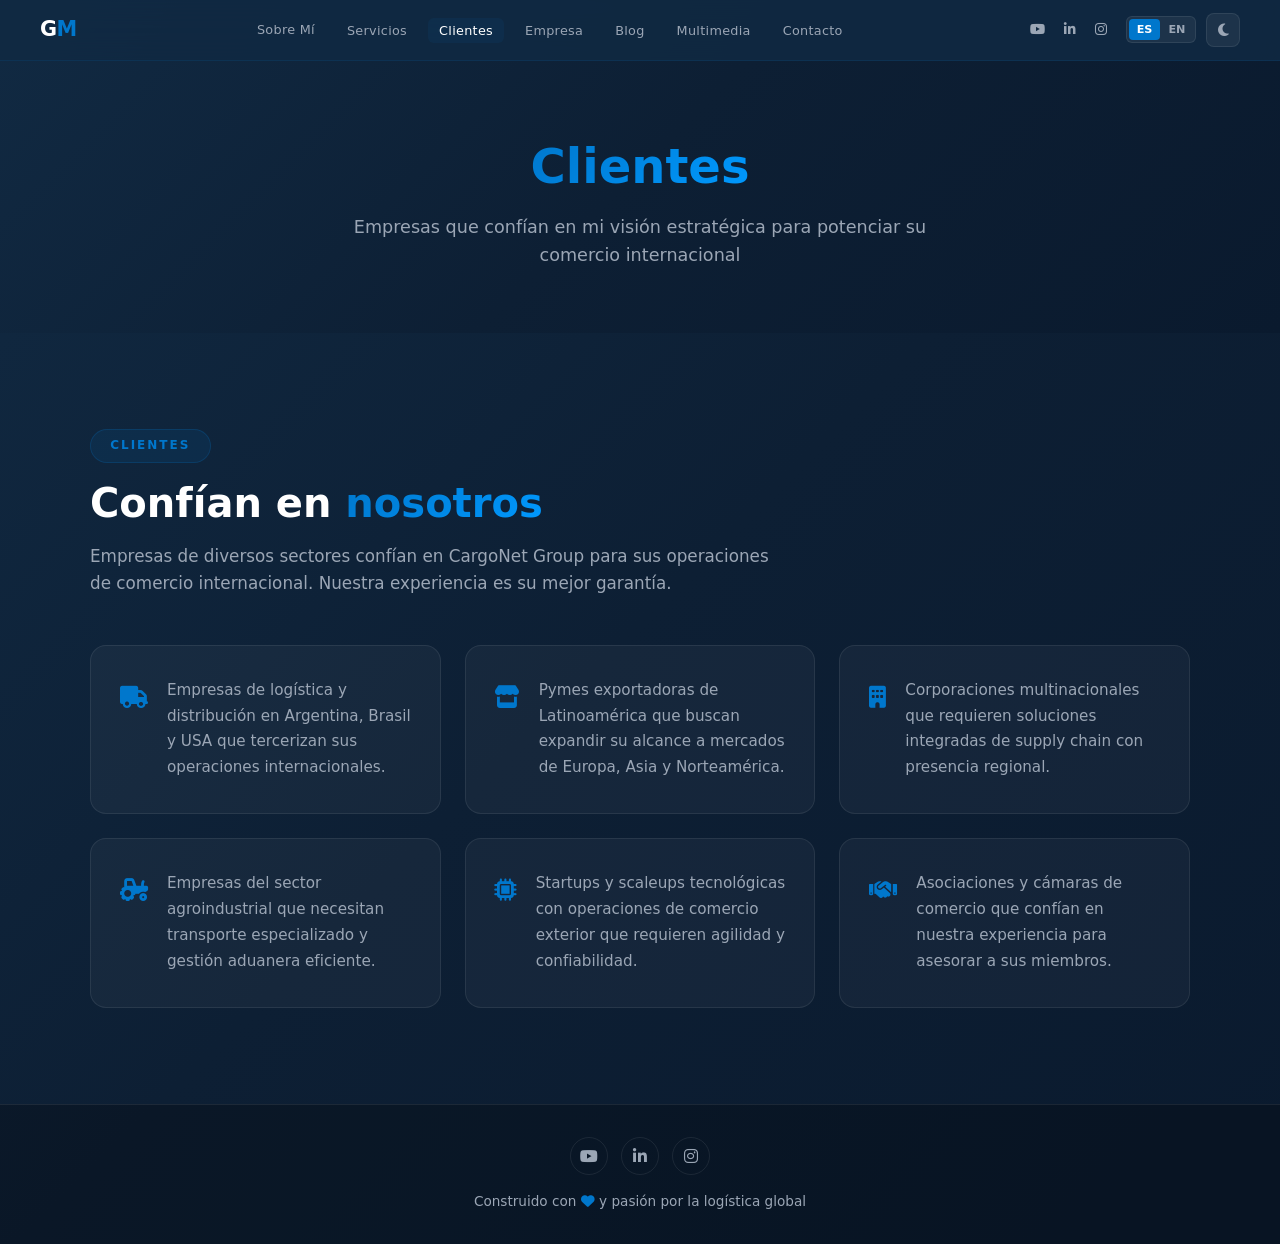
<file: clientes.html>
<!DOCTYPE html>
<html lang="es">
<head>
  <meta charset="UTF-8">
  <meta name="viewport" content="width=device-width, initial-scale=1.0">
  <title>Clientes — Germán Muchico</title>
  <link rel="stylesheet" href="css/styles.css">
  <link rel="stylesheet" href="https://cdnjs.cloudflare.com/ajax/libs/font-awesome/6.5.1/css/all.min.css">
  <style>
    .clientes-list {
      display: grid;
      grid-template-columns: repeat(auto-fit, minmax(300px, 1fr));
      gap: 1.5rem;
    }
    .cliente-item {
      background: var(--bg-card);
      border: 1px solid var(--border-color);
      border-radius: var(--radius);
      padding: 2rem 1.8rem;
      display: flex;
      align-items: flex-start;
      gap: 1.2rem;
      transition: var(--transition);
    }
    .cliente-item:hover {
      border-color: var(--border-accent);
      transform: translateY(-4px);
      box-shadow: var(--shadow-sm);
    }
    .cliente-item .icon {
      font-size: 1.4rem;
      color: var(--accent);
      flex-shrink: 0;
      margin-top: 2px;
    }
    .cliente-item p {
      color: var(--text-secondary);
      font-size: 0.95rem;
      line-height: 1.7;
    }
  </style>
  <!-- Google Tag Manager -->
  <script>(function(w,d,s,l,i){w[l]=w[l]||[];w[l].push({'gtm.start':new Date().getTime(),event:'gtm.js'});var f=d.getElementsByTagName(s)[0],j=d.createElement(s),dl=l!='dataLayer'?'&l='+l:'';j.async=true;j.src='https://www.googletagmanager.com/gtm.js?id='+i+dl;f.parentNode.insertBefore(j,f);})(window,document,'script','dataLayer','GTM-N3BT377R');</script>
  <!-- End Google Tag Manager -->
</head>
<body>
  <!-- Google Tag Manager (noscript) -->
  <noscript><iframe src="https://www.googletagmanager.com/ns.html?id=GTM-N3BT377R" height="0" width="0" style="display:none;visibility:hidden"></iframe></noscript>
  <!-- End Google Tag Manager (noscript) -->

<div class="loading-bar" id="loadingBar"></div>

<nav class="navbar">
  <div class="nav-container">
    <a href="index.html" class="nav-logo">G<span>M</span></a>
    <ul class="nav-links">
      <li class="has-dropdown">
        <a href="#" id="nav-sobremi">Sobre Mí <i class="fas fa-chevron-down dropdown-arrow"></i></a>
        <ul class="dropdown-menu">
          <li><a href="trayectoria.html" id="nav-trayectoria">Trayectoria</a></li>
          <li><a href="casos-de-exito.html" id="nav-casos">Casos de Éxito</a></li>
        </ul>
      </li>
      <li><a href="servicios.html" id="nav-servicios">Servicios</a></li>
      <li><a href="clientes.html" id="nav-clientes" class="active">Clientes</a></li>
      <li><a href="empresa.html" id="nav-empresa">Liderazgo</a></li>
      <li><a href="blog.html" id="nav-blog">Blog</a></li>
      <li><a href="multimedia.html" id="nav-multimedia">Multimedia</a></li>
      <li><a href="contacto.html" id="nav-contacto">Contacto</a></li>
    </ul>
    <div class="nav-controls">
      <div class="nav-social">
        <a href="https://www.youtube.com/@germuchico" target="_blank" rel="noopener" title="YouTube"><i class="fab fa-youtube"></i></a>
        <a href="https://www.linkedin.com/in/german-muchico" target="_blank" rel="noopener" title="LinkedIn"><i class="fab fa-linkedin-in"></i></a>
        <a href="https://www.instagram.com/germanmuchico/" target="_blank" rel="noopener" title="Instagram"><i class="fab fa-instagram"></i></a>
      </div>
      <div class="lang-toggle">
        <button class="lang-btn active" data-lang="es">ES</button>
        <button class="lang-btn" data-lang="en">EN</button>
      </div>
      <button class="theme-btn" id="themeBtn" title="Toggle theme">
        <i class="theme-icon fas fa-moon"></i>
      </button>
      <div class="nav-toggle">
        <span></span><span></span><span></span>
      </div>
    </div>
  </div>
</nav>

<header class="page-header">
  <h1><span class="highlight">Clientes</span></h1>
  <p>Empresas que confían en mi visión estratégica para potenciar su comercio internacional</p>
</header>

<section class="section" id="clientes-page">
  <div class="section-container">
    <div class="section-tag" id="clientes-tag">Clientes</div>
    <h2 class="section-title">Confían en <span class="highlight" id="clientes-title-highlight">mi visión estratégica</span></h2>
    <p class="section-subtitle" id="clientes-subtitle">Empresas de diversos sectores confían en mi experiencia directiva para potenciar sus operaciones de comercio internacional.</p>
    <div class="clientes-list">
      <div class="cliente-item reveal reveal-delay-1">
        <div class="icon"><i class="fas fa-truck"></i></div>
        <p>Empresas de logística y distribución en Argentina, Brasil y USA que requieren auditorías de cumplimiento normativo cambiario y aduanero.</p>
      </div>
      <div class="cliente-item reveal reveal-delay-2">
        <div class="icon"><i class="fas fa-store"></i></div>
        <p>Pymes exportadoras de Latinoamérica que buscan expandir su alcance a mercados de Europa, Asia y Norteamérica.</p>
      </div>
      <div class="cliente-item reveal reveal-delay-3">
        <div class="icon"><i class="fas fa-building"></i></div>
        <p>Corporaciones multinacionales que requieren soluciones integradas de supply chain con presencia regional.</p>
      </div>
      <div class="cliente-item reveal reveal-delay-1">
        <div class="icon"><i class="fas fa-tractor"></i></div>
        <p>Empresas del sector agroindustrial que requieren planificación regulatoria y estrategias de mitigación de riesgo aduanero.</p>
      </div>
      <div class="cliente-item reveal reveal-delay-2">
        <div class="icon"><i class="fas fa-microchip"></i></div>
        <p>Startups y scaleups tecnológicas con operaciones de comercio exterior que requieren agilidad y confiabilidad.</p>
      </div>
      <div class="cliente-item reveal reveal-delay-3">
        <div class="icon"><i class="fas fa-handshake"></i></div>
        <p>Asociaciones y cámaras de comercio que confían en mi trayectoria para asesorar a sus miembros.</p>
      </div>
    </div>
  </div>
</section>

<footer>
  <div class="footer-social">
    <a href="https://www.youtube.com/@germuchico" target="_blank" rel="noopener" title="YouTube"><i class="fab fa-youtube"></i></a>
    <a href="https://www.linkedin.com/in/german-muchico" target="_blank" rel="noopener" title="LinkedIn"><i class="fab fa-linkedin-in"></i></a>
    <a href="https://www.instagram.com/germanmuchico/" target="_blank" rel="noopener" title="Instagram"><i class="fab fa-instagram"></i></a>
  </div>
  <p id="footer-i18n">Construido con <i class="fas fa-heart heart"></i> y pasión por el desarrollo del comercio internacional</p>
</footer>

<script src="js/translations.js"></script>
<script src="js/main.js"></script>
</body>
</html>
</file>
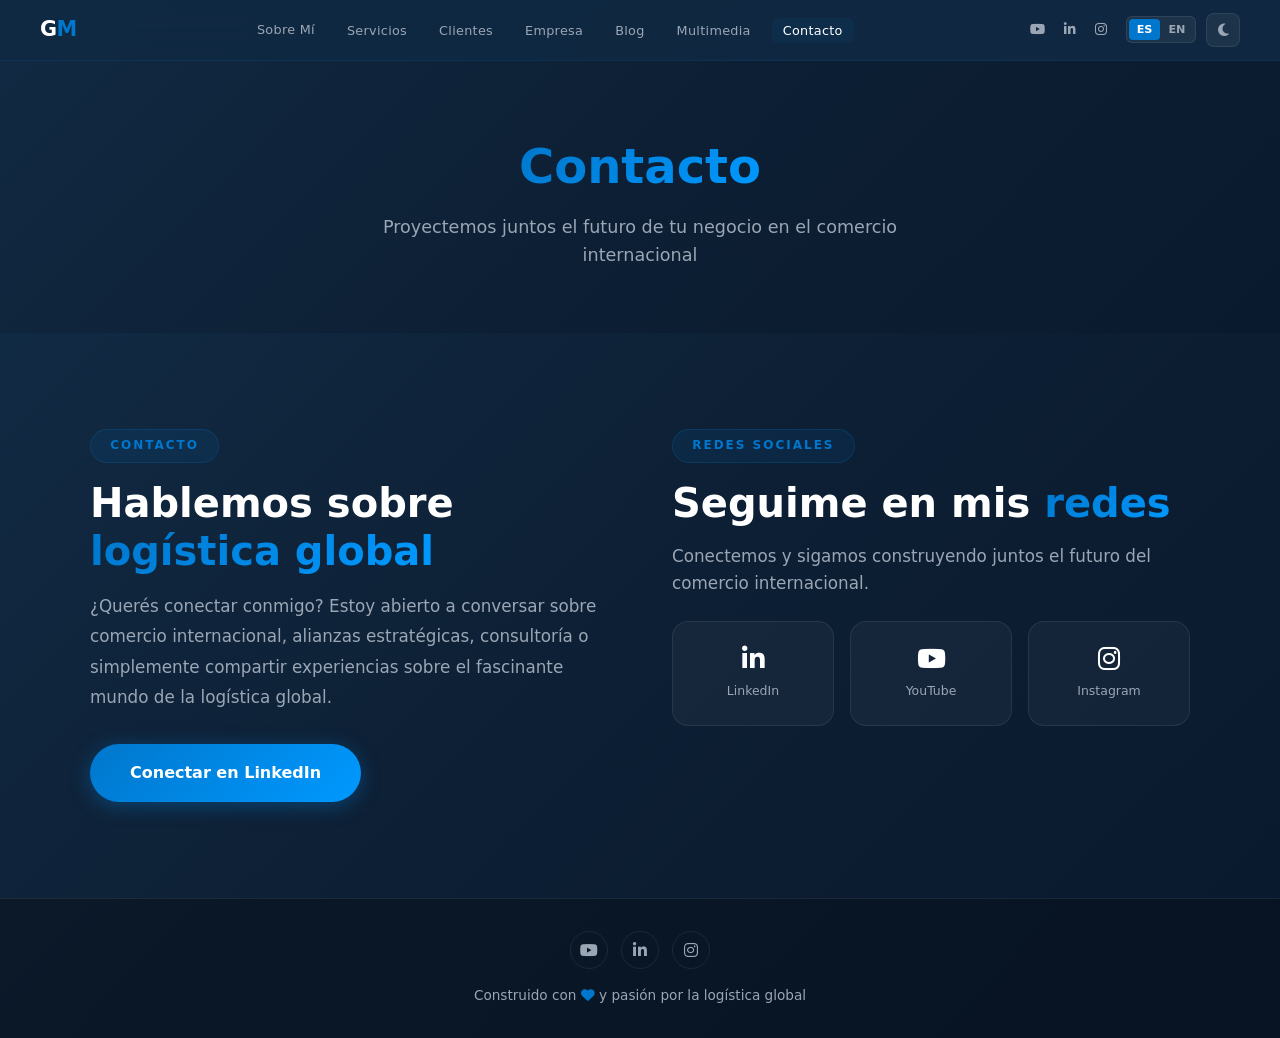
<file: contacto.html>
<!DOCTYPE html>
<html lang="es">
<head>
  <meta charset="UTF-8">
  <meta name="viewport" content="width=device-width, initial-scale=1.0">
  <title>Contacto — Germán Muchico</title>
  <link rel="stylesheet" href="css/styles.css">
  <link rel="stylesheet" href="https://cdnjs.cloudflare.com/ajax/libs/font-awesome/6.5.1/css/all.min.css">
  <!-- Google Tag Manager -->
  <script>(function(w,d,s,l,i){w[l]=w[l]||[];w[l].push({'gtm.start':new Date().getTime(),event:'gtm.js'});var f=d.getElementsByTagName(s)[0],j=d.createElement(s),dl=l!='dataLayer'?'&l='+l:'';j.async=true;j.src='https://www.googletagmanager.com/gtm.js?id='+i+dl;f.parentNode.insertBefore(j,f);})(window,document,'script','dataLayer','GTM-N3BT377R');</script>
  <!-- End Google Tag Manager -->
</head>
<body>
  <!-- Google Tag Manager (noscript) -->
  <noscript><iframe src="https://www.googletagmanager.com/ns.html?id=GTM-N3BT377R" height="0" width="0" style="display:none;visibility:hidden"></iframe></noscript>
  <!-- End Google Tag Manager (noscript) -->

<div class="loading-bar" id="loadingBar"></div>

<nav class="navbar">
  <div class="nav-container">
    <a href="index.html" class="nav-logo">G<span>M</span></a>
    <ul class="nav-links">
      <li class="has-dropdown">
        <a href="#" id="nav-sobremi">Sobre Mí <i class="fas fa-chevron-down dropdown-arrow"></i></a>
        <ul class="dropdown-menu">
          <li><a href="trayectoria.html" id="nav-trayectoria">Trayectoria</a></li>
          <li><a href="casos-de-exito.html" id="nav-casos">Casos de Éxito</a></li>
        </ul>
      </li>
      <li><a href="servicios.html" id="nav-servicios">Servicios</a></li>
      <li><a href="clientes.html" id="nav-clientes">Clientes</a></li>
      <li><a href="empresa.html" id="nav-empresa">Liderazgo</a></li>
      <li><a href="blog.html" id="nav-blog">Blog</a></li>
      <li><a href="multimedia.html" id="nav-multimedia">Multimedia</a></li>
      <li><a href="contacto.html" id="nav-contacto" class="active">Contacto</a></li>
    </ul>
    <div class="nav-controls">
      <div class="nav-social">
        <a href="https://www.youtube.com/@germuchico" target="_blank" rel="noopener" title="YouTube"><i class="fab fa-youtube"></i></a>
        <a href="https://www.linkedin.com/in/german-muchico" target="_blank" rel="noopener" title="LinkedIn"><i class="fab fa-linkedin-in"></i></a>
        <a href="https://www.instagram.com/germanmuchico/" target="_blank" rel="noopener" title="Instagram"><i class="fab fa-instagram"></i></a>
      </div>
      <div class="lang-toggle">
        <button class="lang-btn active" data-lang="es">ES</button>
        <button class="lang-btn" data-lang="en">EN</button>
      </div>
      <button class="theme-btn" id="themeBtn" title="Toggle theme">
        <i class="theme-icon fas fa-moon"></i>
      </button>
      <div class="nav-toggle">
        <span></span><span></span><span></span>
      </div>
    </div>
  </div>
</nav>

<header class="page-header">
  <h1><span class="highlight">Contacto</span></h1>
  <p>Proyectemos juntos el futuro de tu negocio en el comercio internacional</p>
</header>

<section class="section" id="contacto-page">
  <div class="section-container">
    <div class="contacto-layout">
      <div class="contacto-info reveal">
        <div class="section-tag" id="contact-tag">Contacto</div>
        <h2 class="section-title" style="margin-top:0"><span id="contact-title">Proyectemos tu </span><span class="highlight" id="contact-title-highlight">estrategia internacional</span></h2>
        <p id="contact-desc">Estoy abierto a conversar sobre alianzas estratégicas, radicación de empresas y consultoría en comercio exterior para potenciar la competitividad de tu compañía.</p>
        <a href="mailto:Gmuchico@cargonetgroup.com" class="contacto-btn" id="contact-btn">
          <i class="fas fa-calendar-check"></i> Agendar una reunión
        </a>
      </div>
      <div class="reveal reveal-delay-2">
        <div class="section-tag" id="social-tag">Redes Sociales</div>
        <h2 class="section-title" style="margin-top:0"><span id="social-title">Seguime en mis </span><span class="highlight" id="social-title-highlight">redes</span></h2>
        <p class="section-subtitle" id="social-subtitle" style="margin-bottom:1.5rem">Conectemos y sigamos construyendo juntos el futuro del comercio internacional.</p>
        <div class="social-grid">
          <a href="https://ar.linkedin.com/in/german-muchico" target="_blank" rel="noopener" class="social-card linkedin">
            <i class="fab fa-linkedin-in icon"></i>
            <span class="name">LinkedIn</span>
          </a>
          <a href="https://www.youtube.com/@germuchico" target="_blank" rel="noopener" class="social-card youtube">
            <i class="fab fa-youtube icon"></i>
            <span class="name">YouTube</span>
          </a>
          <a href="https://www.instagram.com/germanmuchico/" target="_blank" rel="noopener" class="social-card instagram">
            <i class="fab fa-instagram icon"></i>
            <span class="name">Instagram</span>
          </a>
        </div>
      </div>
    </div>
  </div>
</section>

<footer>
  <div class="footer-social">
    <a href="https://www.youtube.com/@germuchico" target="_blank" rel="noopener" title="YouTube"><i class="fab fa-youtube"></i></a>
    <a href="https://www.linkedin.com/in/german-muchico" target="_blank" rel="noopener" title="LinkedIn"><i class="fab fa-linkedin-in"></i></a>
    <a href="https://www.instagram.com/germanmuchico/" target="_blank" rel="noopener" title="Instagram"><i class="fab fa-instagram"></i></a>
  </div>
  <p id="footer-i18n">Construido con <i class="fas fa-heart heart"></i> y pasión por el desarrollo del comercio internacional</p>
</footer>

<script src="js/translations.js"></script>
<script src="js/main.js"></script>
</body>
</html>
</file>
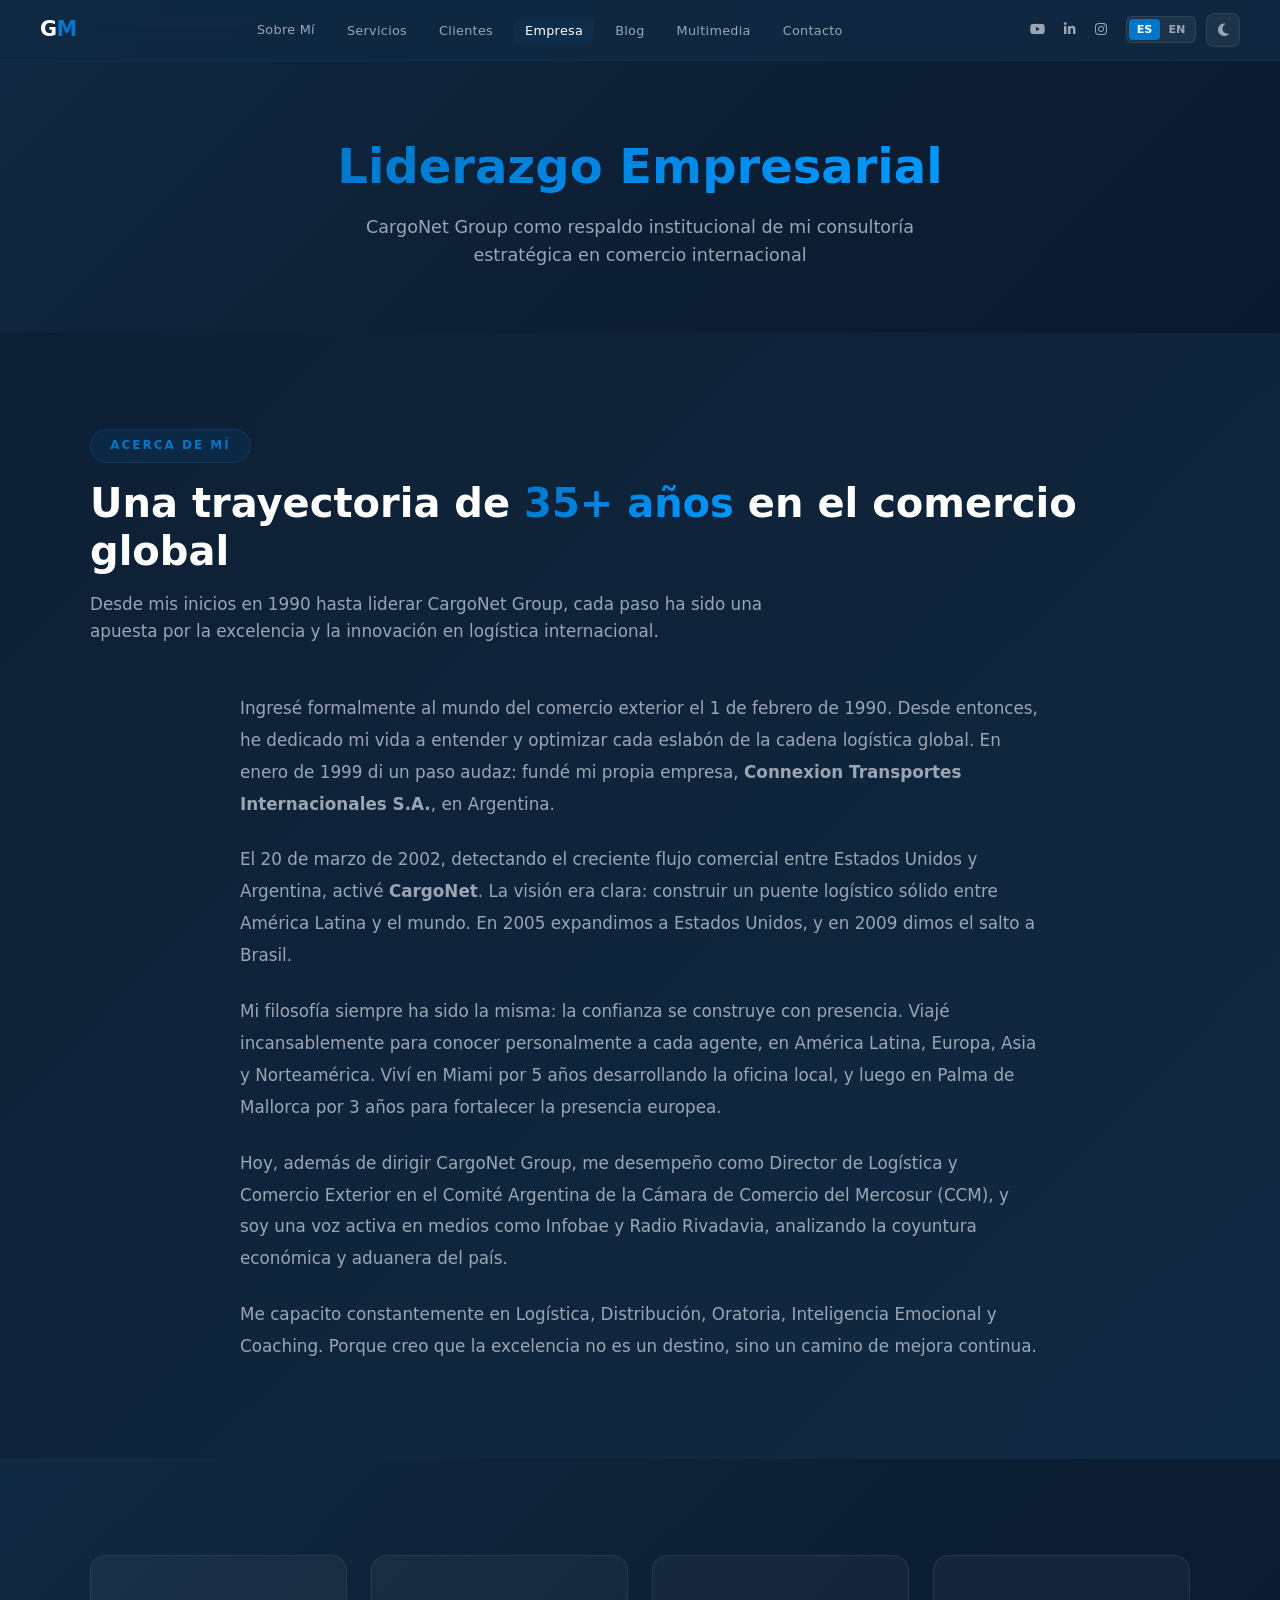
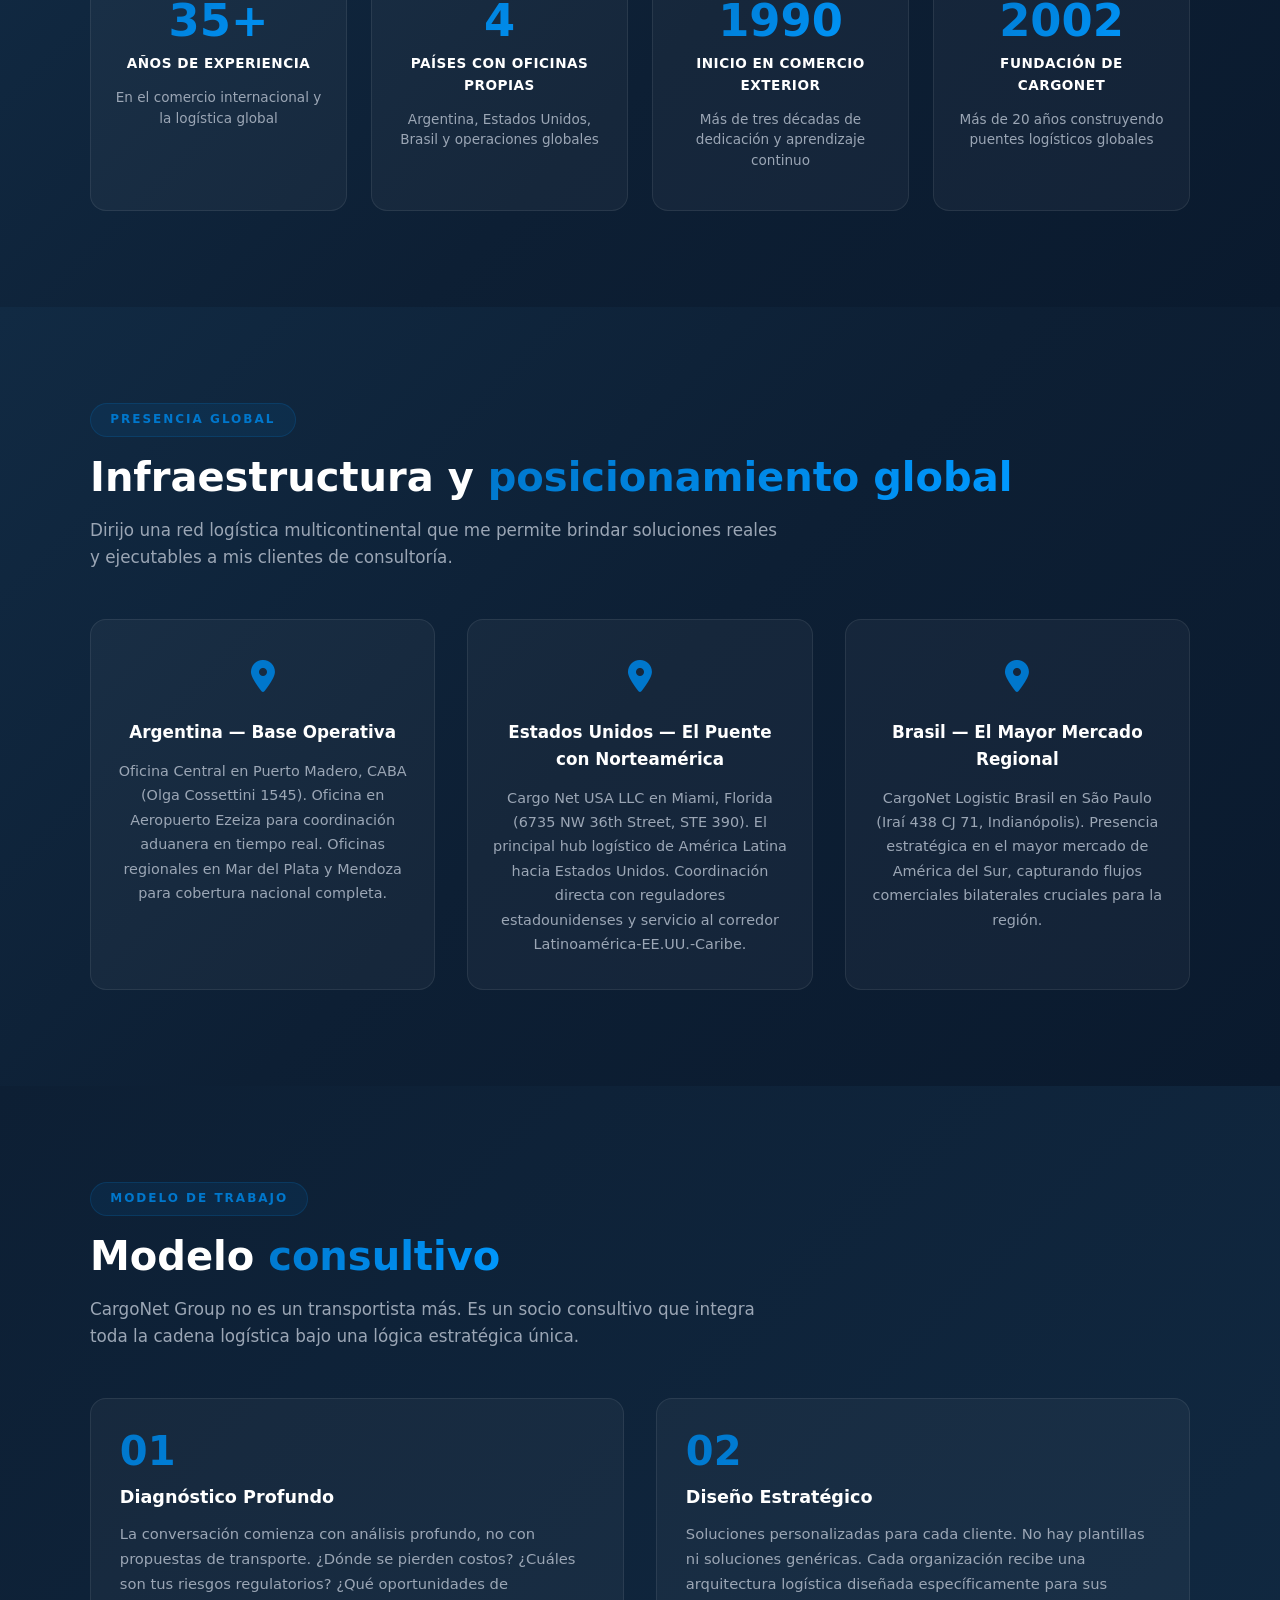
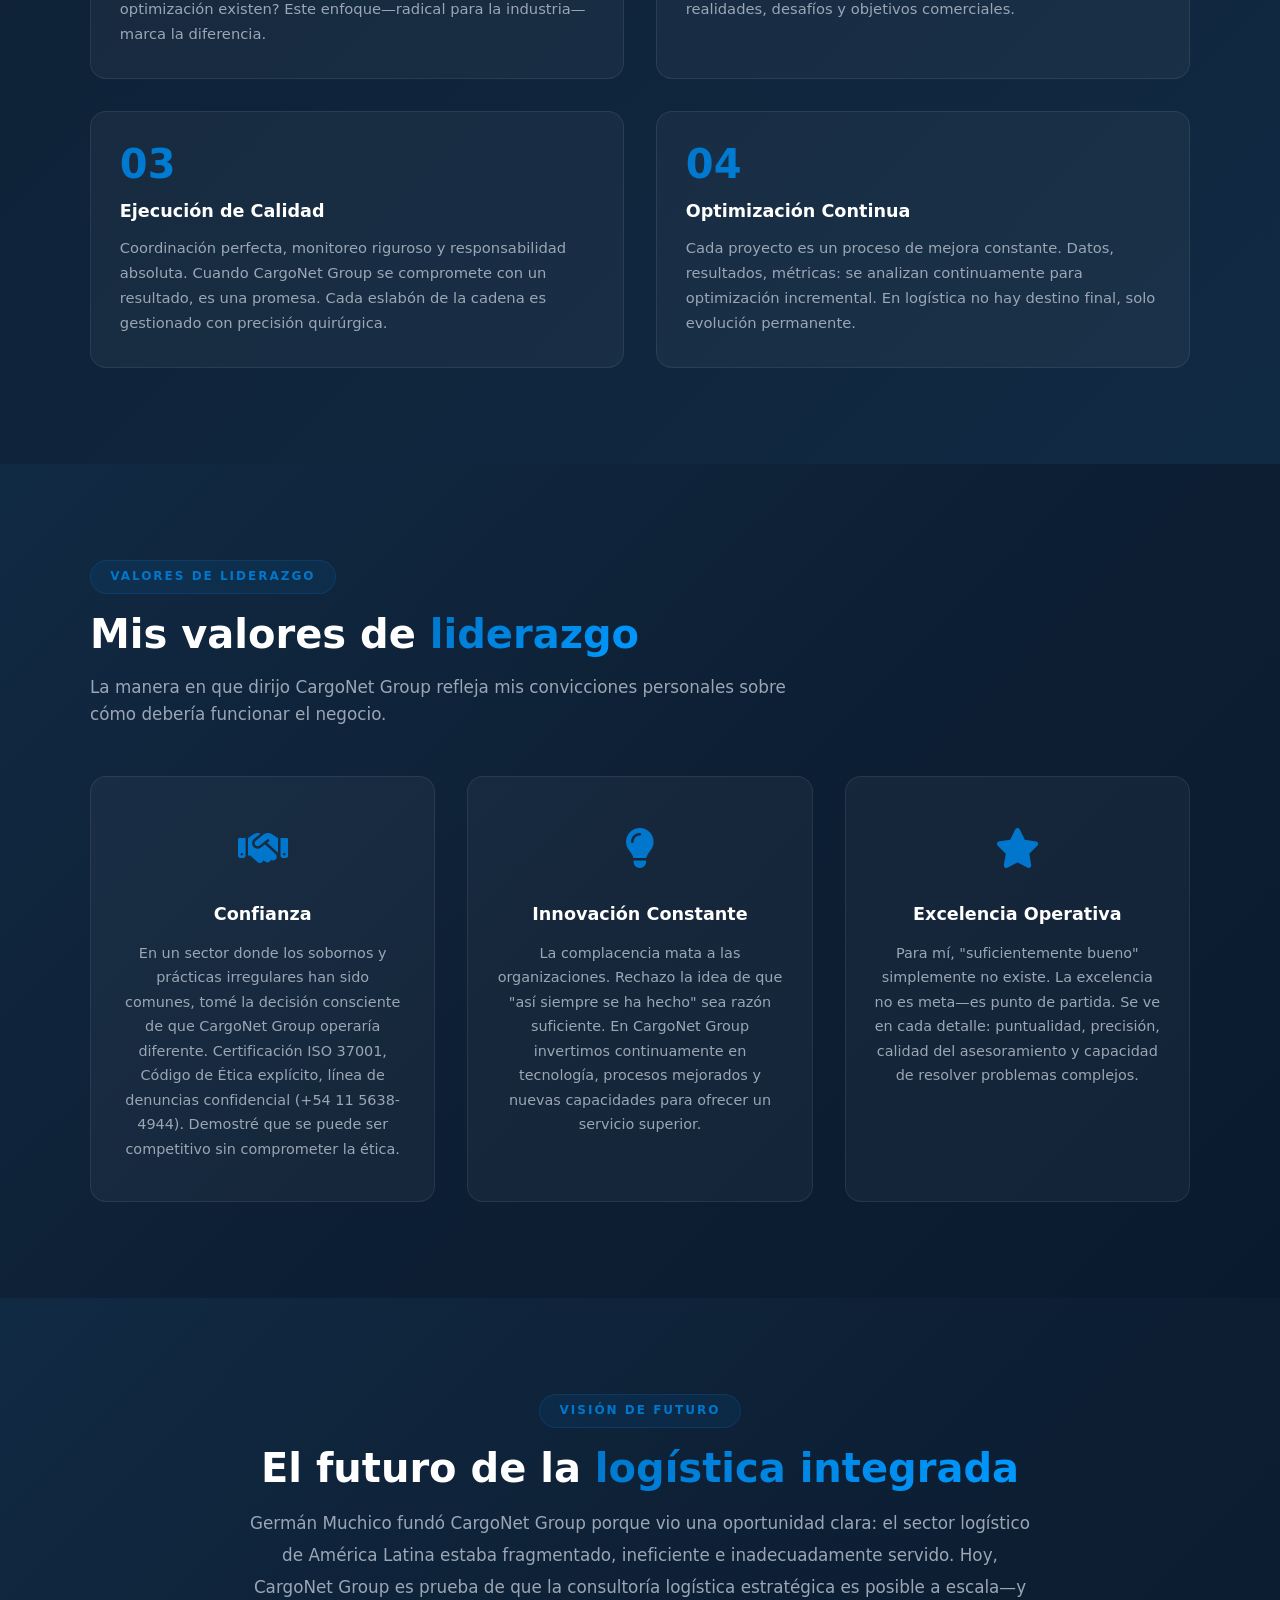
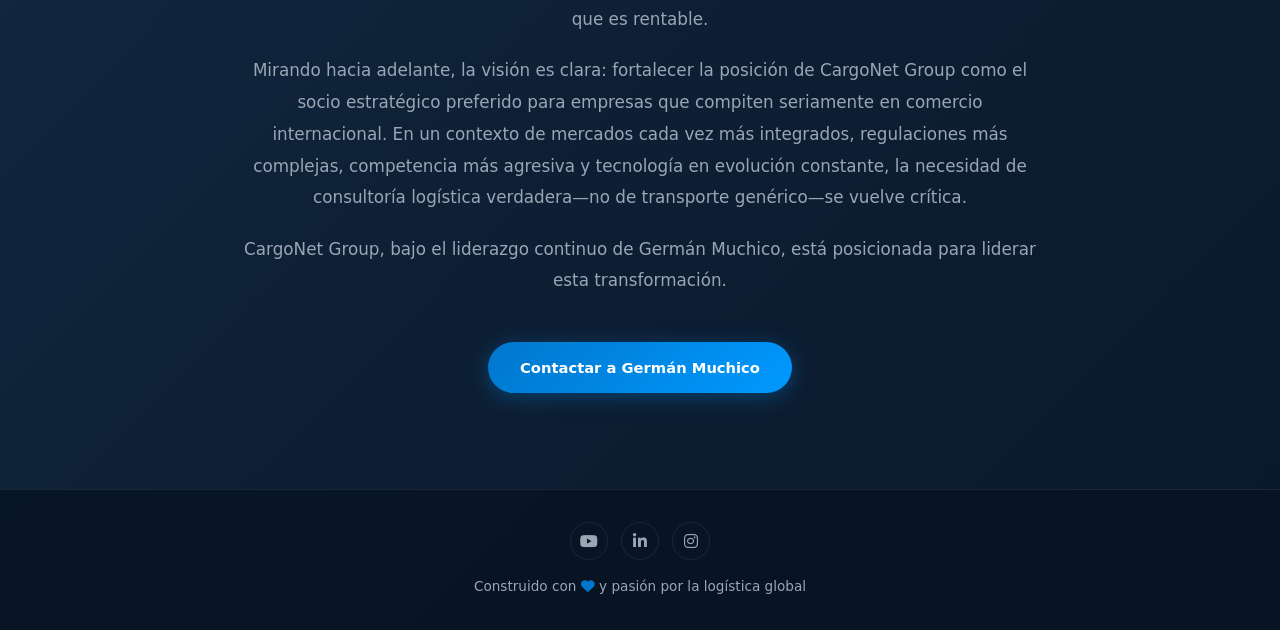
<file: empresa.html>
<!DOCTYPE html>
<html lang="es">
<head>
  <meta charset="UTF-8">
  <meta name="viewport" content="width=device-width, initial-scale=1.0">
  <title>Liderazgo Empresarial — Germán Muchico</title>
  <link rel="stylesheet" href="css/styles.css">
  <link rel="stylesheet" href="https://cdnjs.cloudflare.com/ajax/libs/font-awesome/6.5.1/css/all.min.css">
  <!-- Google Tag Manager -->
  <script>(function(w,d,s,l,i){w[l]=w[l]||[];w[l].push({'gtm.start':new Date().getTime(),event:'gtm.js'});var f=d.getElementsByTagName(s)[0],j=d.createElement(s),dl=l!='dataLayer'?'&l='+l:'';j.async=true;j.src='https://www.googletagmanager.com/gtm.js?id='+i+dl;f.parentNode.insertBefore(j,f);})(window,document,'script','dataLayer','GTM-N3BT377R');</script>
  <!-- End Google Tag Manager -->
</head>
<body>
  <!-- Google Tag Manager (noscript) -->
  <noscript><iframe src="https://www.googletagmanager.com/ns.html?id=GTM-N3BT377R" height="0" width="0" style="display:none;visibility:hidden"></iframe></noscript>
  <!-- End Google Tag Manager (noscript) -->

<div class="loading-bar" id="loadingBar"></div>

<nav class="navbar">
  <div class="nav-container">
    <a href="index.html" class="nav-logo">G<span>M</span></a>
    <ul class="nav-links">
      <li class="has-dropdown">
        <a href="#" id="nav-sobremi">Sobre Mí <i class="fas fa-chevron-down dropdown-arrow"></i></a>
        <ul class="dropdown-menu">
          <li><a href="trayectoria.html" id="nav-trayectoria">Trayectoria</a></li>
          <li><a href="casos-de-exito.html" id="nav-casos">Casos de Éxito</a></li>
        </ul>
      </li>
      <li><a href="servicios.html" id="nav-servicios">Servicios</a></li>
      <li><a href="clientes.html" id="nav-clientes">Clientes</a></li>
      <li><a href="empresa.html" id="nav-empresa" class="active">Liderazgo</a></li>
      <li><a href="blog.html" id="nav-blog">Blog</a></li>
      <li><a href="multimedia.html" id="nav-multimedia">Multimedia</a></li>
      <li><a href="contacto.html" id="nav-contacto">Contacto</a></li>
    </ul>
    <div class="nav-controls">
      <div class="nav-social">
        <a href="https://www.youtube.com/@germuchico" target="_blank" rel="noopener" title="YouTube"><i class="fab fa-youtube"></i></a>
        <a href="https://www.linkedin.com/in/german-muchico" target="_blank" rel="noopener" title="LinkedIn"><i class="fab fa-linkedin-in"></i></a>
        <a href="https://www.instagram.com/germanmuchico/" target="_blank" rel="noopener" title="Instagram"><i class="fab fa-instagram"></i></a>
      </div>
      <div class="lang-toggle">
        <button class="lang-btn active" data-lang="es">ES</button>
        <button class="lang-btn" data-lang="en">EN</button>
      </div>
      <button class="theme-btn" id="themeBtn" title="Toggle theme">
        <i class="theme-icon fas fa-moon"></i>
      </button>
      <div class="nav-toggle">
        <span></span><span></span><span></span>
      </div>
    </div>
  </div>
</nav>

<header class="page-header">
  <h1><span class="highlight">Liderazgo Empresarial</span></h1>
  <p>CargoNet Group como respaldo institucional de mi consultoría estratégica en comercio internacional</p>
</header>

<section class="section" id="empresa">
  <div class="section-container">
    <div class="section-tag" id="about-tag">Acerca de Mí</div>
    <h2 class="section-title"><span id="about-title">Una trayectoria de </span><span class="highlight" id="about-title-highlight">35+ años</span><span id="about-title-end"> en el comercio global</span></h2>
    <p class="section-subtitle" id="about-subtitle">Desde mis inicios en 1990 hasta liderar CargoNet Group, cada paso ha sido una apuesta por la excelencia y la innovación en logística internacional.</p>
    <div class="about-story reveal">
      <p id="about-p1">Ingresé formalmente al mundo del comercio exterior el 1 de febrero de 1990. Desde entonces, he dedicado mi vida a entender y optimizar cada eslabón de la cadena logística global. En enero de 1999 di un paso audaz: fundé mi propia empresa, <strong>Connexion Transportes Internacionales S.A.</strong>, en Argentina.</p>
      <p id="about-p2">El 20 de marzo de 2002, detectando el creciente flujo comercial entre Estados Unidos y Argentina, activé <strong>CargoNet</strong>. La visión era clara: construir un puente logístico sólido entre América Latina y el mundo. En 2005 expandimos a Estados Unidos, y en 2009 dimos el salto a Brasil.</p>
      <p id="about-p3">Mi filosofía siempre ha sido la misma: la confianza se construye con presencia. Viajé incansablemente para conocer personalmente a cada agente, en América Latina, Europa, Asia y Norteamérica. Viví en Miami por 5 años desarrollando la oficina local, y luego en Palma de Mallorca por 3 años para fortalecer la presencia europea.</p>
      <p id="about-p4">Hoy, además de dirigir CargoNet Group, me desempeño como Director de Logística y Comercio Exterior en el Comité Argentina de la Cámara de Comercio del Mercosur (CCM), y soy una voz activa en medios como Infobae y Radio Rivadavia, analizando la coyuntura económica y aduanera del país.</p>
      <p id="about-p5">Me capacito constantemente en Logística, Distribución, Oratoria, Inteligencia Emocional y Coaching. Porque creo que la excelencia no es un destino, sino un camino de mejora continua.</p>
    </div>
  </div>
</section>

<section class="section about-stats">
  <div class="section-container">
    <div class="stats-grid">
      <div class="stat-card reveal reveal-delay-1">
        <div class="stat-number" id="about-h1-num">35+</div>
        <div class="stat-label" id="about-h1-label">Años de experiencia</div>
        <div class="stat-desc">En el comercio internacional y la logística global</div>
      </div>
      <div class="stat-card reveal reveal-delay-2">
        <div class="stat-number" id="about-h2-num">4</div>
        <div class="stat-label" id="about-h2-label">Países con oficinas propias</div>
        <div class="stat-desc">Argentina, Estados Unidos, Brasil y operaciones globales</div>
      </div>
      <div class="stat-card reveal reveal-delay-3">
        <div class="stat-number" id="about-h3-num">1990</div>
        <div class="stat-label" id="about-h3-label">Inicio en comercio exterior</div>
        <div class="stat-desc">Más de tres décadas de dedicación y aprendizaje continuo</div>
      </div>
      <div class="stat-card reveal reveal-delay-4">
        <div class="stat-number" id="about-h4-num">2002</div>
        <div class="stat-label" id="about-h4-label">Fundación de CargoNet</div>
        <div class="stat-desc">Más de 20 años construyendo puentes logísticos globales</div>
      </div>
    </div>
  </div>
</section>

<section class="section" id="infra-section">
  <div class="section-container">
    <div class="section-tag">Presencia Global</div>
    <h2 class="section-title">Infraestructura y <span class="highlight">posicionamiento global</span></h2>
    <p class="section-subtitle">Dirijo una red logística multicontinental que me permite brindar soluciones reales y ejecutables a mis clientes de consultoría.</p>
    <div class="infra-grid">
      <div class="oficina-card reveal reveal-delay-1">
        <div class="oficina-icon"><i class="fas fa-map-marker-alt"></i></div>
        <h3>Argentina — Base Operativa</h3>
        <p>Oficina Central en Puerto Madero, CABA (Olga Cossettini 1545). Oficina en Aeropuerto Ezeiza para coordinación aduanera en tiempo real. Oficinas regionales en Mar del Plata y Mendoza para cobertura nacional completa. Desde aquí Germán Muchico y su equipo de liderazgo dirigen la estrategia corporativa.</p>
      </div>
      <div class="oficina-card reveal reveal-delay-2">
        <div class="oficina-icon"><i class="fas fa-map-marker-alt"></i></div>
        <h3>Estados Unidos — El Puente con Norteamérica</h3>
        <p>Cargo Net USA LLC en Miami, Florida (6735 NW 36th Street, STE 390). El principal hub logístico de América Latina hacia Estados Unidos. Coordinación directa con reguladores estadounidenses y servicio al corredor Latinoamérica-EE.UU.-Caribe.</p>
      </div>
      <div class="oficina-card reveal reveal-delay-3">
        <div class="oficina-icon"><i class="fas fa-map-marker-alt"></i></div>
        <h3>Brasil — El Mayor Mercado Regional</h3>
        <p>CargoNet Logistic Brasil en São Paulo (Iraí 438 CJ 71, Indianópolis). Presencia estratégica en el mayor mercado de América del Sur, capturando flujos comerciales bilaterales cruciales para la región.</p>
      </div>
    </div>
  </div>
</section>

<section class="section" id="modelo-section">
  <div class="section-container">
    <div class="section-tag">Modelo de Trabajo</div>
    <h2 class="section-title">Modelo <span class="highlight">consultivo</span></h2>
    <p class="section-subtitle">CargoNet Group no es un transportista más. Es un socio consultivo que integra toda la cadena logística bajo una lógica estratégica única.</p>
    <div class="modelo-grid">
      <div class="modelo-phase reveal reveal-delay-1">
        <div class="phase-num">01</div>
        <h3>Diagnóstico Profundo</h3>
        <p>La conversación comienza con análisis profundo, no con propuestas de transporte. ¿Dónde se pierden costos? ¿Cuáles son los riesgos regulatorios? Este enfoque radical marcó la diferencia desde el primer día.</p>
      </div>
      <div class="modelo-phase reveal reveal-delay-2">
        <div class="phase-num">02</div>
        <h3>Diseño Estratégico</h3>
        <p>Soluciones personalizadas para cada cliente. No hay plantillas. Cada organización recibe una arquitectura logística diseñada específicamente para sus realidades y objetivos comerciales.</p>
      </div>
      <div class="modelo-phase reveal reveal-delay-3">
        <div class="phase-num">03</div>
        <h3>Ejecución de Calidad</h3>
        <p>Coordinación perfecta, monitoreo riguroso y responsabilidad absoluta. Cuando CargoNet Group se compromete, es una promesa. Cada eslabón de la cadena es gestionado con precisión quirúrgica.</p>
      </div>
      <div class="modelo-phase reveal reveal-delay-4">
        <div class="phase-num">04</div>
        <h3>Optimización Continua</h3>
        <p>Cada proyecto es un proceso de mejora constante. Datos, resultados, métricas: se analizan continuamente para optimización incremental. No hay destino final, solo evolución permanente.</p>
      </div>
    </div>
  </div>
</section>


<section class="section" id="pilares-section">
  <div class="section-container">
    <div class="section-tag">Valores de Liderazgo</div>
    <h2 class="section-title">Mis valores de <span class="highlight">liderazgo</span></h2>
    <p class="section-subtitle">La manera en que dirijo CargoNet Group refleja mis convicciones personales sobre cómo debería funcionar el negocio.</p>
    <div class="pilares-grid">
      <div class="pilar-card reveal reveal-delay-1">
        <div class="pilar-icon"><i class="fas fa-handshake"></i></div>
        <h3>Confianza</h3>
        <p>En un sector donde los sobornos y prácticas irregulares han sido comunes, tomé la decisión consciente de que CargoNet Group operaría diferente. Certificación ISO 37001, Código de Ética explícito, línea de denuncias confidencial (+54 11 5638-4944). Demostré que se puede ser competitivo sin comprometer la ética.</p>
      </div>
      <div class="pilar-card reveal reveal-delay-2">
        <div class="pilar-icon"><i class="fas fa-lightbulb"></i></div>
        <h3>Innovación Constante</h3>
        <p>La complacencia mata a las organizaciones. Rechazo la idea de que "así siempre se ha hecho" sea razón suficiente. En CargoNet Group invertimos continuamente en tecnología, procesos mejorados y nuevas capacidades para ofrecer un servicio superior.</p>
      </div>
      <div class="pilar-card reveal reveal-delay-3">
        <div class="pilar-icon"><i class="fas fa-star"></i></div>
        <h3>Excelencia Operativa</h3>
        <p>Para mí, "suficientemente bueno" simplemente no existe. La excelencia no es meta—es punto de partida. Se ve en cada detalle: puntualidad, precisión, calidad del asesoramiento y capacidad de resolver problemas complejos.</p>
      </div>
    </div>
  </div>
</section>

<section class="section" id="vision-section" style="background:var(--bg-gradient-1)">
  <div class="section-container" style="text-align:center">
    <div class="section-tag">Visión de Futuro</div>
    <h2 class="section-title">El futuro de la <span class="highlight">logística integrada</span></h2>
    <div class="vision-content reveal">
      <p>Germán Muchico fundó CargoNet Group porque vio una oportunidad clara: el sector logístico de América Latina estaba fragmentado, ineficiente e inadecuadamente servido. Hoy, CargoNet Group es prueba de que la consultoría logística estratégica es posible a escala—y que es rentable.</p>
      <p>Mirando hacia adelante, la visión es clara: fortalecer la posición de CargoNet Group como el socio estratégico preferido para empresas que compiten seriamente en comercio internacional. En un contexto de mercados cada vez más integrados, regulaciones más complejas, competencia más agresiva y tecnología en evolución constante, la necesidad de consultoría logística verdadera—no de transporte genérico—se vuelve crítica.</p>
      <p>CargoNet Group, bajo el liderazgo continuo de Germán Muchico, está posicionada para liderar esta transformación.</p>
    </div>
    <br>
    <a href="contacto.html" class="btn btn-primary">Contactar a Germán Muchico</a>
  </div>
</section>

<footer>
  <div class="footer-social">
    <a href="https://www.youtube.com/@germuchico" target="_blank" rel="noopener" title="YouTube"><i class="fab fa-youtube"></i></a>
    <a href="https://www.linkedin.com/in/german-muchico" target="_blank" rel="noopener" title="LinkedIn"><i class="fab fa-linkedin-in"></i></a>
    <a href="https://www.instagram.com/germanmuchico/" target="_blank" rel="noopener" title="Instagram"><i class="fab fa-instagram"></i></a>
  </div>
  <p id="footer-i18n">Construido con <i class="fas fa-heart heart"></i> y pasión por el desarrollo del comercio internacional</p>
</footer>

<script src="js/translations.js"></script>
<script src="js/main.js"></script>
</body>
</html>
</file>
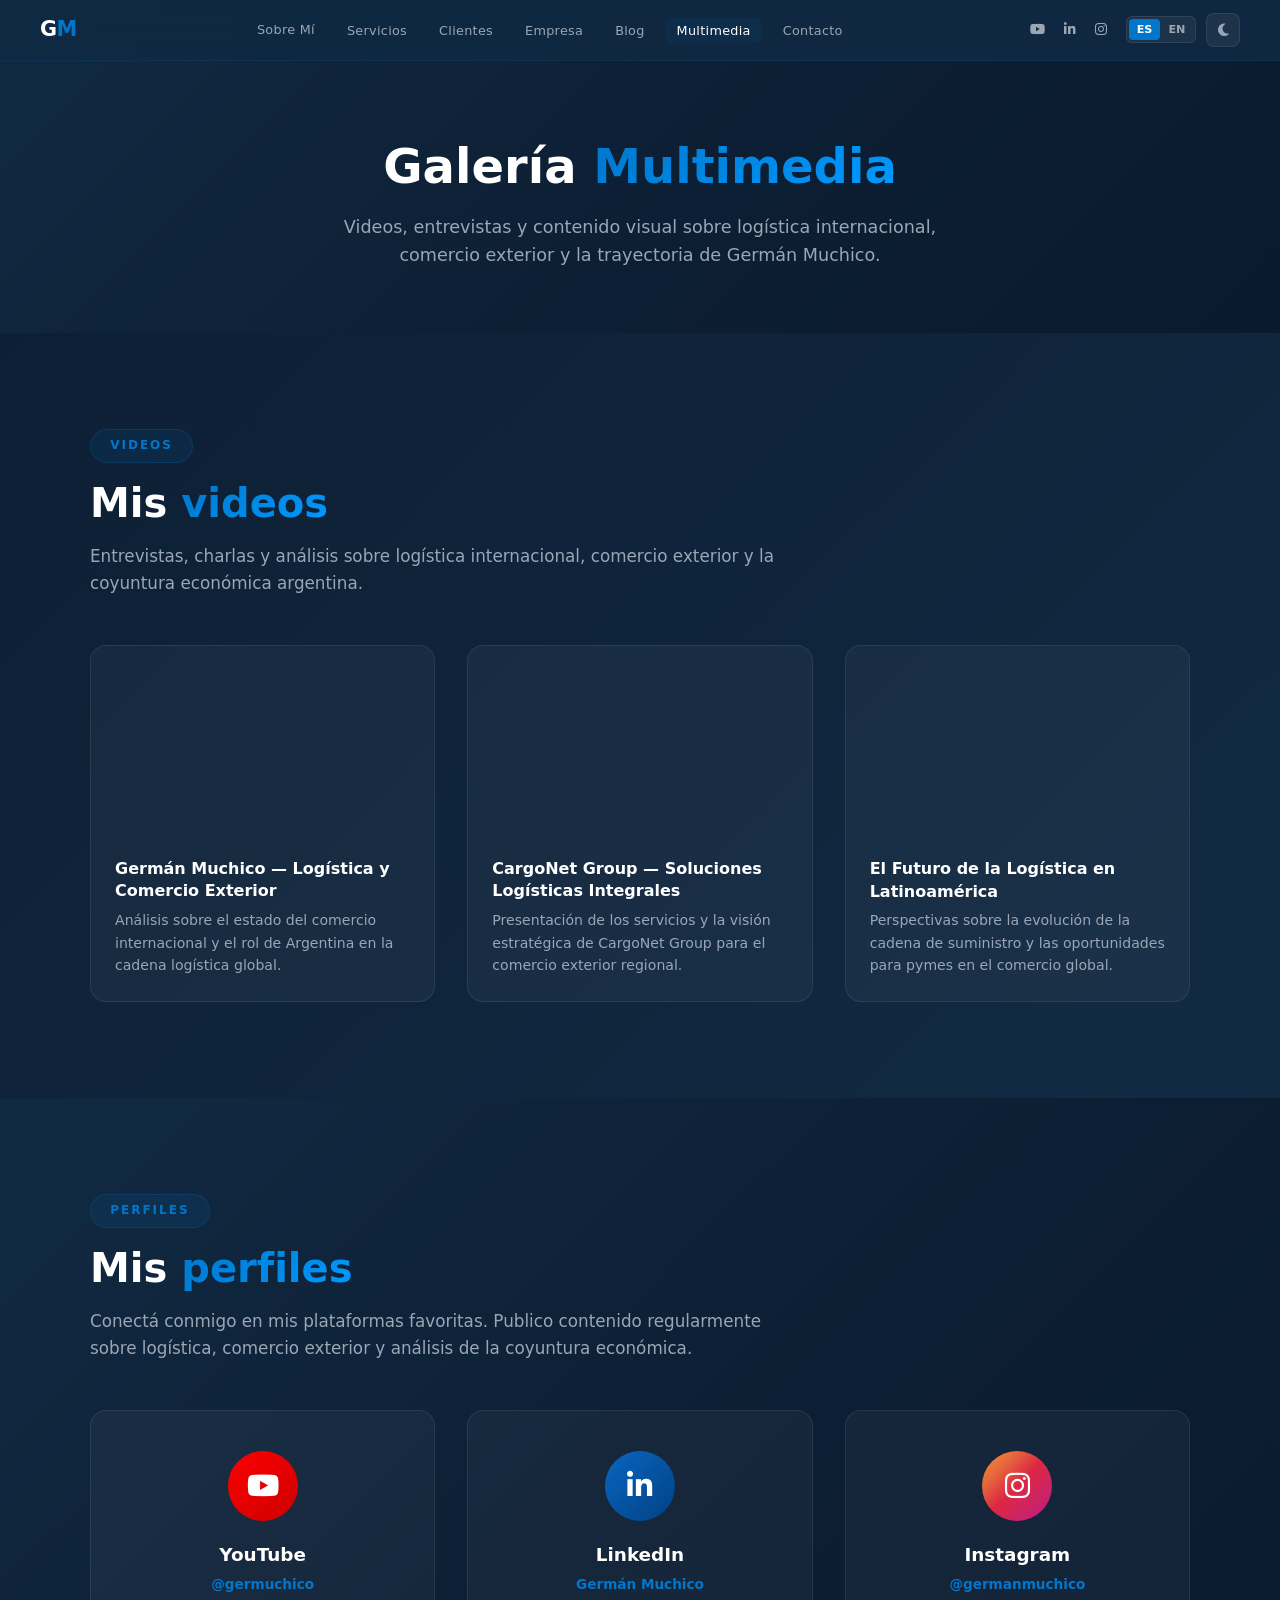
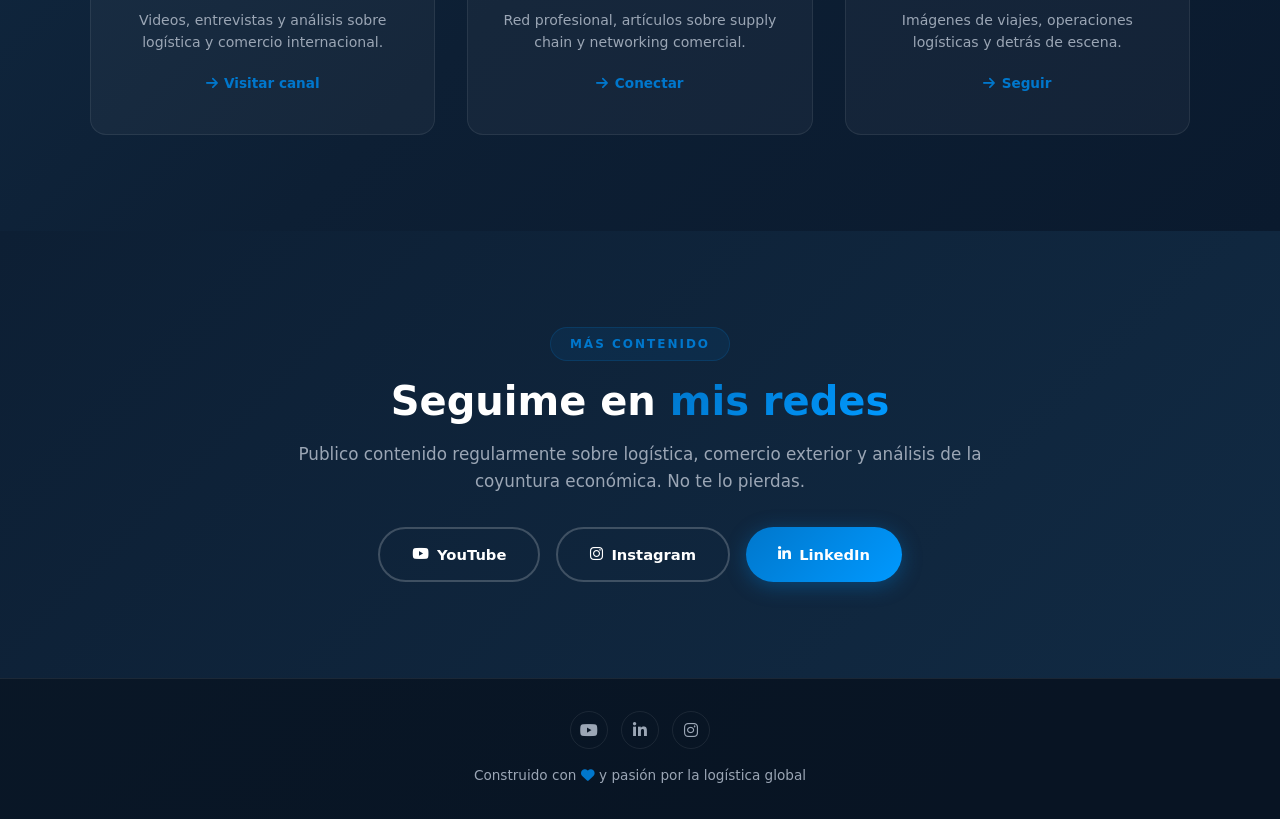
<file: multimedia.html>
<!DOCTYPE html>
<html lang="es">
<head>
  <meta charset="UTF-8">
  <meta name="viewport" content="width=device-width, initial-scale=1.0">
  <title>Multimedia — Germán Muchico</title>
  <link rel="stylesheet" href="css/styles.css">
  <link rel="stylesheet" href="https://cdnjs.cloudflare.com/ajax/libs/font-awesome/6.5.1/css/all.min.css">
  <!-- Google Tag Manager -->
  <script>(function(w,d,s,l,i){w[l]=w[l]||[];w[l].push({'gtm.start':new Date().getTime(),event:'gtm.js'});var f=d.getElementsByTagName(s)[0],j=d.createElement(s),dl=l!='dataLayer'?'&l='+l:'';j.async=true;j.src='https://www.googletagmanager.com/gtm.js?id='+i+dl;f.parentNode.insertBefore(j,f);})(window,document,'script','dataLayer','GTM-N3BT377R');</script>
  <!-- End Google Tag Manager -->
</head>
<body>
  <!-- Google Tag Manager (noscript) -->
  <noscript><iframe src="https://www.googletagmanager.com/ns.html?id=GTM-N3BT377R" height="0" width="0" style="display:none;visibility:hidden"></iframe></noscript>
  <!-- End Google Tag Manager (noscript) -->

<div class="loading-bar" id="loadingBar"></div>

<nav class="navbar">
  <div class="nav-container">
    <a href="index.html" class="nav-logo">G<span>M</span></a>
    <ul class="nav-links">
      <li class="has-dropdown">
        <a href="#" id="nav-sobremi">Sobre Mí <i class="fas fa-chevron-down dropdown-arrow"></i></a>
        <ul class="dropdown-menu">
          <li><a href="trayectoria.html" id="nav-trayectoria">Trayectoria</a></li>
          <li><a href="casos-de-exito.html" id="nav-casos">Casos de Éxito</a></li>
        </ul>
      </li>
      <li><a href="servicios.html" id="nav-servicios">Servicios</a></li>
      <li><a href="clientes.html" id="nav-clientes">Clientes</a></li>
      <li><a href="empresa.html" id="nav-empresa">Liderazgo</a></li>
      <li><a href="blog.html" id="nav-blog">Blog</a></li>
      <li><a href="multimedia.html" id="nav-multimedia" class="active">Multimedia</a></li>
      <li><a href="contacto.html" id="nav-contacto">Contacto</a></li>
    </ul>
    <div class="nav-controls">
      <div class="nav-social">
        <a href="https://www.youtube.com/@germuchico" target="_blank" rel="noopener" title="YouTube"><i class="fab fa-youtube"></i></a>
        <a href="https://www.linkedin.com/in/german-muchico" target="_blank" rel="noopener" title="LinkedIn"><i class="fab fa-linkedin-in"></i></a>
        <a href="https://www.instagram.com/germanmuchico/" target="_blank" rel="noopener" title="Instagram"><i class="fab fa-instagram"></i></a>
      </div>
      <div class="lang-toggle">
        <button class="lang-btn active" data-lang="es">ES</button>
        <button class="lang-btn" data-lang="en">EN</button>
      </div>
      <button class="theme-btn" id="themeBtn" title="Toggle theme">
        <i class="theme-icon fas fa-moon"></i>
      </button>
      <div class="nav-toggle">
        <span></span><span></span><span></span>
      </div>
    </div>
  </div>
</nav>

<header class="page-header">
  <h1><span id="multimedia-title">Galería </span><span class="highlight" id="multimedia-title-highlight">Multimedia</span></h1>
  <p id="multimedia-subtitle">Videos, entrevistas y contenido visual sobre logística internacional, comercio exterior y la trayectoria de Germán Muchico.</p>
</header>

<section class="section" id="multimedia-videos">
  <div class="section-container">
    <div class="section-tag" id="videos-tag">Videos</div>
    <h2 class="section-title"><span id="videos-title">Mis </span><span class="highlight" id="videos-title-highlight">videos</span></h2>
    <p class="section-subtitle" id="videos-subtitle">Entrevistas, charlas y análisis sobre logística internacional, comercio exterior y la coyuntura económica argentina.</p>

    <div class="videos-grid">
      <div class="video-card reveal reveal-delay-1">
        <div class="video-wrapper">
          <iframe src="https://www.youtube.com/embed/ze9kiba-984" title="Video 1" frameborder="0" allow="accelerometer; autoplay; clipboard-write; encrypted-media; gyroscope; picture-in-picture" allowfullscreen loading="lazy"></iframe>
        </div>
        <div class="video-info">
          <h3 id="video1-title">Germán Muchico — Logística y Comercio Exterior</h3>
          <p id="video1-desc">Análisis sobre el estado del comercio internacional y el rol de Argentina en la cadena logística global.</p>
        </div>
      </div>

      <div class="video-card reveal reveal-delay-2">
        <div class="video-wrapper">
          <iframe src="https://www.youtube.com/embed/QjC19DBSS1M" title="Video 2" frameborder="0" allow="accelerometer; autoplay; clipboard-write; encrypted-media; gyroscope; picture-in-picture" allowfullscreen loading="lazy"></iframe>
        </div>
        <div class="video-info">
          <h3 id="video2-title">CargoNet Group — Soluciones Logísticas Integrales</h3>
          <p id="video2-desc">Presentación de los servicios y la visión estratégica de CargoNet Group para el comercio exterior regional.</p>
        </div>
      </div>

      <div class="video-card reveal reveal-delay-3">
        <div class="video-wrapper">
          <iframe src="https://www.youtube.com/embed/b42XIrKfCaw" title="Video 3" frameborder="0" allow="accelerometer; autoplay; clipboard-write; encrypted-media; gyroscope; picture-in-picture" allowfullscreen loading="lazy"></iframe>
        </div>
        <div class="video-info">
          <h3 id="video3-title">El Futuro de la Logística en Latinoamérica</h3>
          <p id="video3-desc">Perspectivas sobre la evolución de la cadena de suministro y las oportunidades para pymes en el comercio global.</p>
        </div>
      </div>
    </div>
  </div>
</section>

<section class="section" id="multimedia-perfiles">
  <div class="section-container">
    <div class="section-tag" id="perfiles-tag">Perfiles</div>
    <h2 class="section-title"><span id="perfiles-title">Mis </span><span class="highlight" id="perfiles-title-highlight">perfiles</span></h2>
    <p class="section-subtitle" id="perfiles-subtitle">Conectá conmigo en mis plataformas favoritas. Publico contenido regularmente sobre logística, comercio exterior y análisis de la coyuntura económica.</p>

    <div class="profiles-grid">
      <a href="https://www.youtube.com/@germuchico" target="_blank" rel="noopener" class="profile-card reveal reveal-delay-1">
        <div class="profile-icon youtube"><i class="fab fa-youtube"></i></div>
        <h3>YouTube</h3>
        <p class="profile-handle">@germuchico</p>
        <p class="profile-desc">Videos, entrevistas y análisis sobre logística y comercio internacional.</p>
        <span class="profile-cta"><i class="fas fa-arrow-right"></i> Visitar canal</span>
      </a>

      <a href="https://ar.linkedin.com/in/german-muchico" target="_blank" rel="noopener" class="profile-card reveal reveal-delay-2">
        <div class="profile-icon linkedin"><i class="fab fa-linkedin-in"></i></div>
        <h3>LinkedIn</h3>
        <p class="profile-handle">Germán Muchico</p>
        <p class="profile-desc">Red profesional, artículos sobre supply chain y networking comercial.</p>
        <span class="profile-cta"><i class="fas fa-arrow-right"></i> Conectar</span>
      </a>

      <a href="https://www.instagram.com/germanmuchico/" target="_blank" rel="noopener" class="profile-card reveal reveal-delay-3">
        <div class="profile-icon instagram"><i class="fab fa-instagram"></i></div>
        <h3>Instagram</h3>
        <p class="profile-handle">@germanmuchico</p>
        <p class="profile-desc">Imágenes de viajes, operaciones logísticas y detrás de escena.</p>
        <span class="profile-cta"><i class="fas fa-arrow-right"></i> Seguir</span>
      </a>
    </div>
  </div>
</section>

<section class="section" id="multimedia-cta">
  <div class="section-container" style="text-align:center">
    <div class="reveal">
      <div class="section-tag" id="cta-tag">Más Contenido</div>
      <h2 class="section-title"><span id="cta-title">Seguime en </span><span class="highlight" id="cta-title-highlight">mis redes</span></h2>
      <p class="section-subtitle" style="margin:0 auto 2rem" id="cta-subtitle">Publico contenido regularmente sobre logística, comercio exterior y análisis de la coyuntura económica. No te lo pierdas.</p>
      <div class="multimedia-social-links">
        <a href="https://www.youtube.com" target="_blank" rel="noopener" class="btn btn-outline"><i class="fab fa-youtube"></i> YouTube</a>
        <a href="https://www.instagram.com" target="_blank" rel="noopener" class="btn btn-outline"><i class="fab fa-instagram"></i> Instagram</a>
        <a href="https://www.linkedin.com/in/german-muchico" target="_blank" rel="noopener" class="btn btn-primary"><i class="fab fa-linkedin-in"></i> LinkedIn</a>
      </div>
    </div>
  </div>
</section>

<footer>
  <div class="footer-social">
    <a href="https://www.youtube.com/@germuchico" target="_blank" rel="noopener" title="YouTube"><i class="fab fa-youtube"></i></a>
    <a href="https://www.linkedin.com/in/german-muchico" target="_blank" rel="noopener" title="LinkedIn"><i class="fab fa-linkedin-in"></i></a>
    <a href="https://www.instagram.com/germanmuchico/" target="_blank" rel="noopener" title="Instagram"><i class="fab fa-instagram"></i></a>
  </div>
  <p id="footer-i18n">Construido con <i class="fas fa-heart heart"></i> y pasión por el desarrollo del comercio internacional</p>
</footer>

<script src="js/translations.js"></script>
<script src="js/main.js"></script>
</body>
</html>
</file>
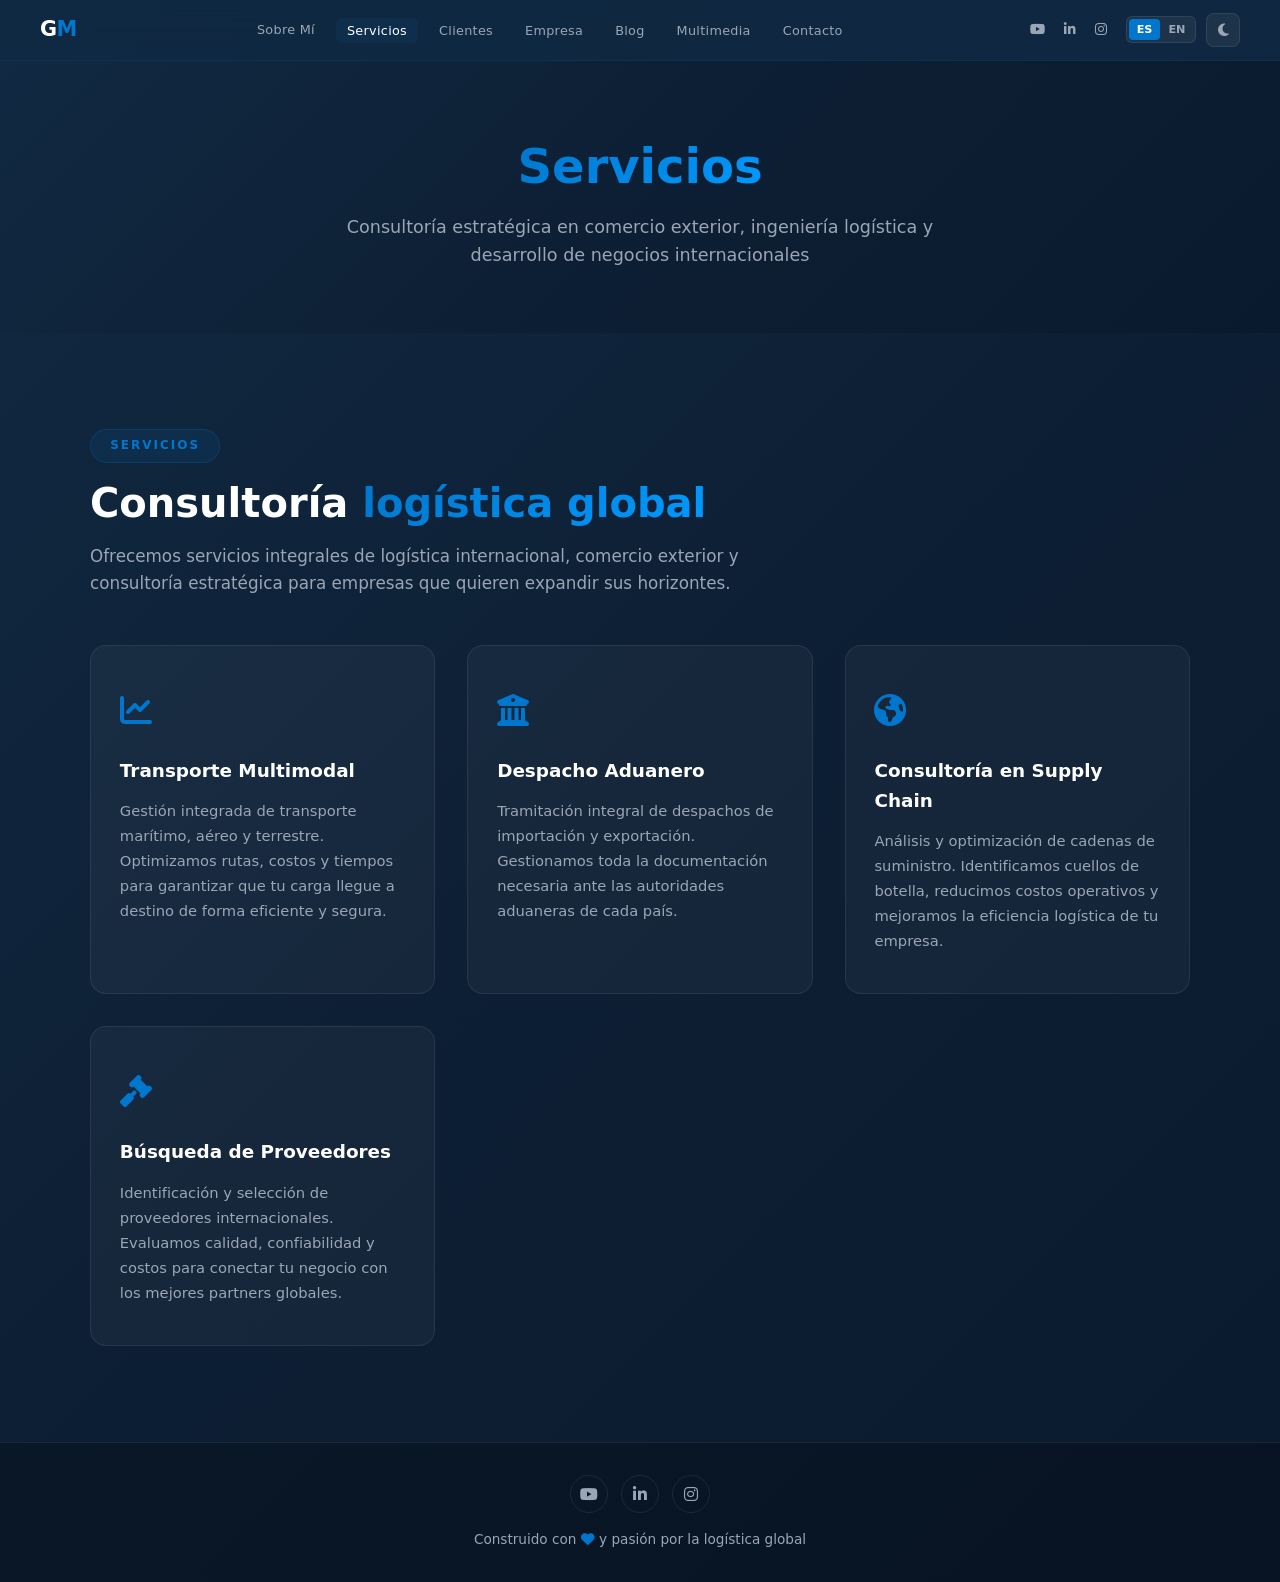
<file: servicios.html>
<!DOCTYPE html>
<html lang="es">
<head>
  <meta charset="UTF-8">
  <meta name="viewport" content="width=device-width, initial-scale=1.0">
  <title>Servicios — Germán Muchico</title>
  <link rel="stylesheet" href="css/styles.css">
  <link rel="stylesheet" href="https://cdnjs.cloudflare.com/ajax/libs/font-awesome/6.5.1/css/all.min.css">
  <style>
    .servicios-grid {
      display: grid;
      grid-template-columns: repeat(auto-fit, minmax(320px, 1fr));
      gap: 2rem;
    }
    .servicio-card {
      background: var(--bg-card);
      border: 1px solid var(--border-color);
      border-radius: var(--radius);
      padding: 2.5rem 1.8rem;
      transition: var(--transition);
      position: relative;
      overflow: hidden;
    }
    .servicio-card::before {
      content: '';
      position: absolute;
      top: 0;
      left: 0;
      width: 100%;
      height: 3px;
      background: var(--accent-gradient);
      opacity: 0;
      transition: var(--transition);
    }
    .servicio-card:hover::before { opacity: 1; }
    .servicio-card:hover {
      border-color: var(--border-accent);
      transform: translateY(-6px);
      box-shadow: var(--shadow);
    }
    .servicio-card .icon {
      font-size: 2rem;
      color: var(--accent);
      margin-bottom: 1.2rem;
    }
    .servicio-card h3 {
      font-size: 1.15rem;
      margin-bottom: 0.8rem;
      color: var(--text-primary);
    }
    .servicio-card p {
      color: var(--text-secondary);
      font-size: 0.92rem;
      line-height: 1.7;
    }
  </style>
  <!-- Google Tag Manager -->
  <script>(function(w,d,s,l,i){w[l]=w[l]||[];w[l].push({'gtm.start':new Date().getTime(),event:'gtm.js'});var f=d.getElementsByTagName(s)[0],j=d.createElement(s),dl=l!='dataLayer'?'&l='+l:'';j.async=true;j.src='https://www.googletagmanager.com/gtm.js?id='+i+dl;f.parentNode.insertBefore(j,f);})(window,document,'script','dataLayer','GTM-N3BT377R');</script>
  <!-- End Google Tag Manager -->
</head>
<body>
  <!-- Google Tag Manager (noscript) -->
  <noscript><iframe src="https://www.googletagmanager.com/ns.html?id=GTM-N3BT377R" height="0" width="0" style="display:none;visibility:hidden"></iframe></noscript>
  <!-- End Google Tag Manager (noscript) -->

<div class="loading-bar" id="loadingBar"></div>

<nav class="navbar">
  <div class="nav-container">
    <a href="index.html" class="nav-logo">G<span>M</span></a>
    <ul class="nav-links">
      <li class="has-dropdown">
        <a href="#" id="nav-sobremi">Sobre Mí <i class="fas fa-chevron-down dropdown-arrow"></i></a>
        <ul class="dropdown-menu">
          <li><a href="trayectoria.html" id="nav-trayectoria">Trayectoria</a></li>
          <li><a href="casos-de-exito.html" id="nav-casos">Casos de Éxito</a></li>
        </ul>
      </li>
      <li><a href="servicios.html" id="nav-servicios" class="active">Servicios</a></li>
      <li><a href="clientes.html" id="nav-clientes">Clientes</a></li>
      <li><a href="empresa.html" id="nav-empresa">Liderazgo</a></li>
      <li><a href="blog.html" id="nav-blog">Blog</a></li>
      <li><a href="multimedia.html" id="nav-multimedia">Multimedia</a></li>
      <li><a href="contacto.html" id="nav-contacto">Contacto</a></li>
    </ul>
    <div class="nav-controls">
      <div class="nav-social">
        <a href="https://www.youtube.com/@germuchico" target="_blank" rel="noopener" title="YouTube"><i class="fab fa-youtube"></i></a>
        <a href="https://www.linkedin.com/in/german-muchico" target="_blank" rel="noopener" title="LinkedIn"><i class="fab fa-linkedin-in"></i></a>
        <a href="https://www.instagram.com/germanmuchico/" target="_blank" rel="noopener" title="Instagram"><i class="fab fa-instagram"></i></a>
      </div>
      <div class="lang-toggle">
        <button class="lang-btn active" data-lang="es">ES</button>
        <button class="lang-btn" data-lang="en">EN</button>
      </div>
      <button class="theme-btn" id="themeBtn" title="Toggle theme">
        <i class="theme-icon fas fa-moon"></i>
      </button>
      <div class="nav-toggle">
        <span></span><span></span><span></span>
      </div>
    </div>
  </div>
</nav>

<header class="page-header">
  <h1><span class="highlight">Servicios</span></h1>
  <p>Consultoría estratégica en comercio exterior, ingeniería logística y desarrollo de negocios internacionales</p>
</header>

<section class="section" id="servicios-page">
  <div class="section-container">
    <div class="section-tag" id="servicios-tag">Servicios</div>
    <h2 class="section-title">Consultoría <span class="highlight" id="servicios-title-highlight">estratégica</span></h2>
    <p class="section-subtitle" id="servicios-subtitle">Brindo asesoría especializada en comercio exterior, ingeniería financiera y desarrollo de mercados internacionales para empresas que buscan crecer con visión estratégica.</p>
    <div class="servicios-grid">
      <div class="servicio-card reveal reveal-delay-1">
        <div class="icon"><i class="fas fa-chart-line"></i></div>
        <h3>Consultoría en Supply Chain</h3>
        <p>Análisis y optimización de cadenas de suministro para reducir costos y mejorar eficiencia operativa con una visión integral del comercio global.</p>
      </div>
      <div class="servicio-card reveal reveal-delay-2">
        <div class="icon"><i class="fas fa-university"></i></div>
        <h3>Ingeniería Financiera y Normativa BCRA</h3>
        <p>Asesoría preventiva y auditoría de cumplimiento cambiario. Asistencia en la estructuración financiera de operaciones de comercio exterior conforme a las regulaciones del BCRA y normativa vigente.</p>
      </div>
      <div class="servicio-card reveal reveal-delay-3">
        <div class="icon"><i class="fas fa-globe-americas"></i></div>
        <h3>Radicación de Empresas y Desarrollo de Mercados</h3>
        <p>Estructuración de negocios internacionales, planificación estratégica de entrada a nuevos mercados y coordinación integral para la radicación de empresas en el exterior.</p>
      </div>
      <div class="servicio-card reveal reveal-delay-1">
        <div class="icon"><i class="fas fa-gavel"></i></div>
        <h3>Asesoría Legal</h3>
        <p>Protección integral de tus intereses en comercio exterior y regulaciones aduaneras. Abogados especializados analizan contratos internacionales, resuelven controversias y garantizan cumplimiento normativo.</p>
      </div>
    </div>
  </div>
</section>

<footer>
  <div class="footer-social">
    <a href="https://www.youtube.com/@germuchico" target="_blank" rel="noopener" title="YouTube"><i class="fab fa-youtube"></i></a>
    <a href="https://www.linkedin.com/in/german-muchico" target="_blank" rel="noopener" title="LinkedIn"><i class="fab fa-linkedin-in"></i></a>
    <a href="https://www.instagram.com/germanmuchico/" target="_blank" rel="noopener" title="Instagram"><i class="fab fa-instagram"></i></a>
  </div>
  <p id="footer-i18n">Construido con <i class="fas fa-heart heart"></i> y pasión por el desarrollo del comercio internacional</p>
</footer>

<script src="js/translations.js"></script>
<script src="js/main.js"></script>
</body>
</html>
</file>
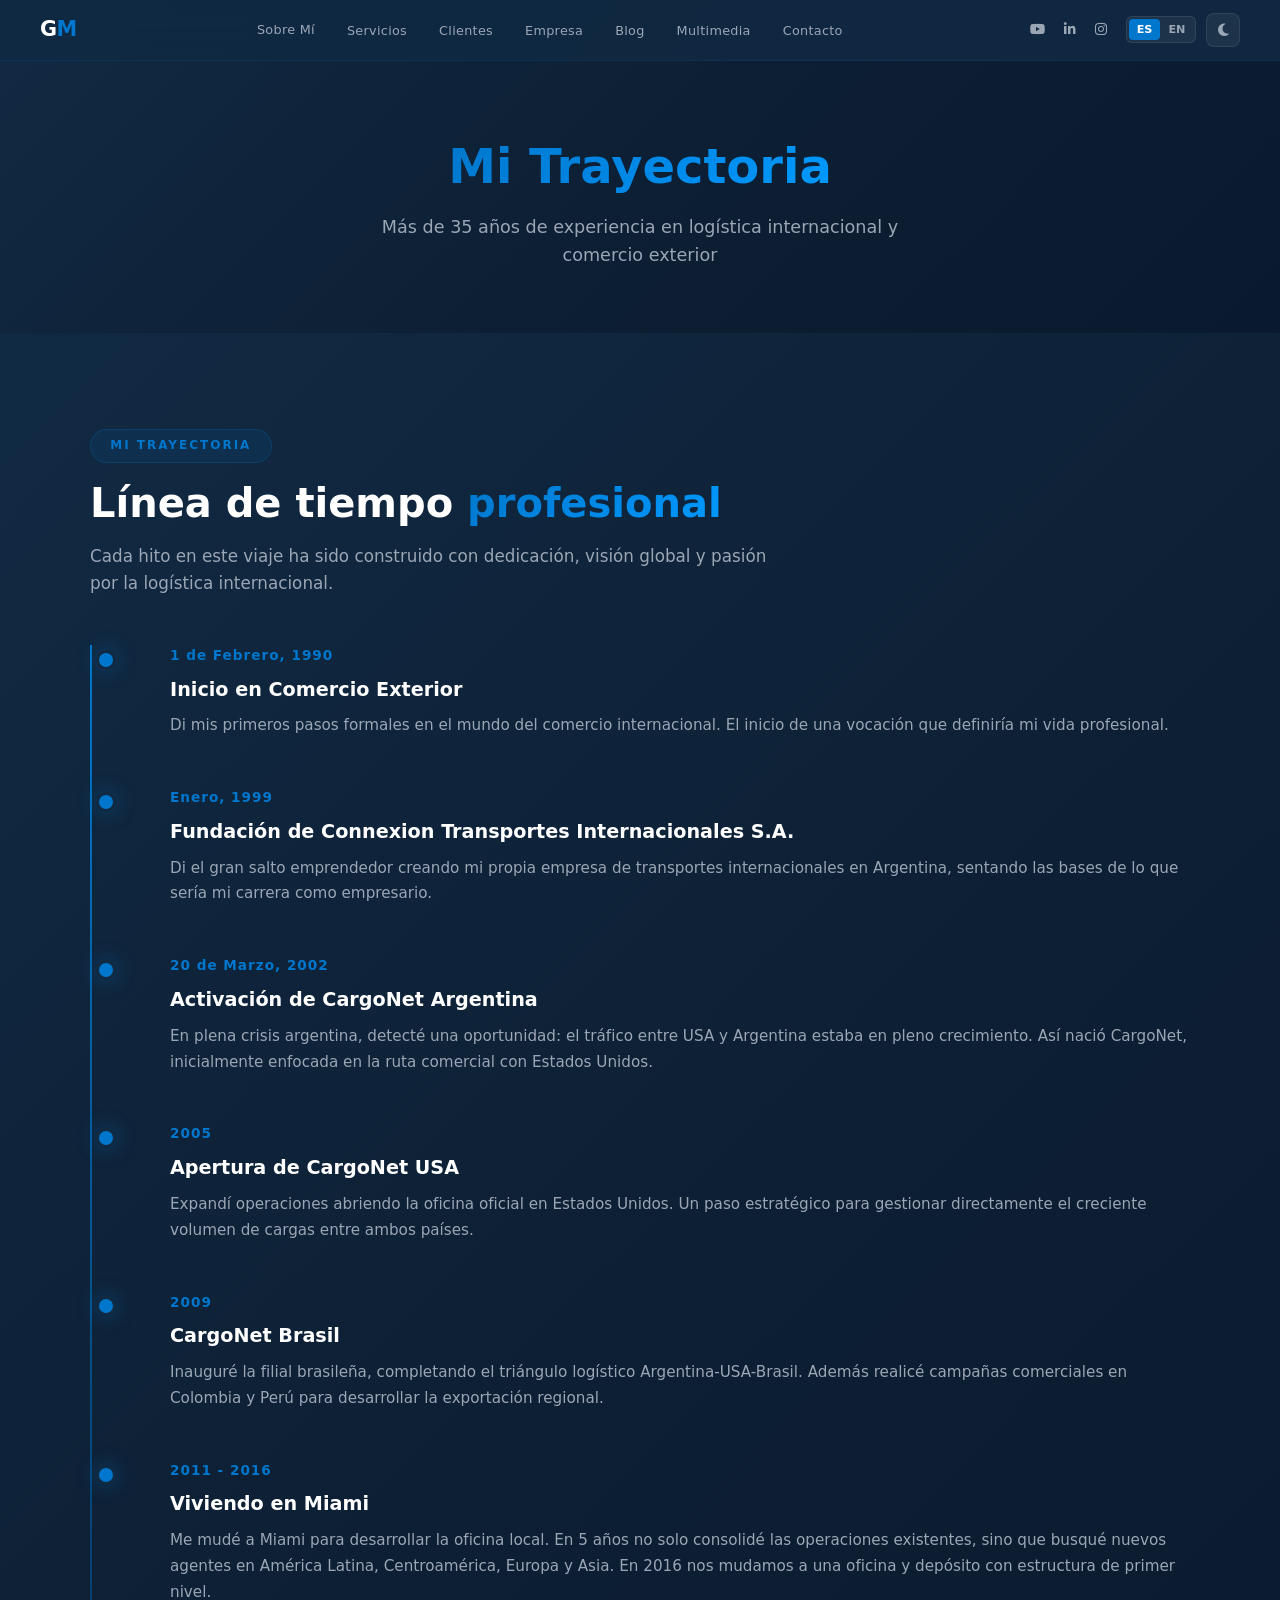
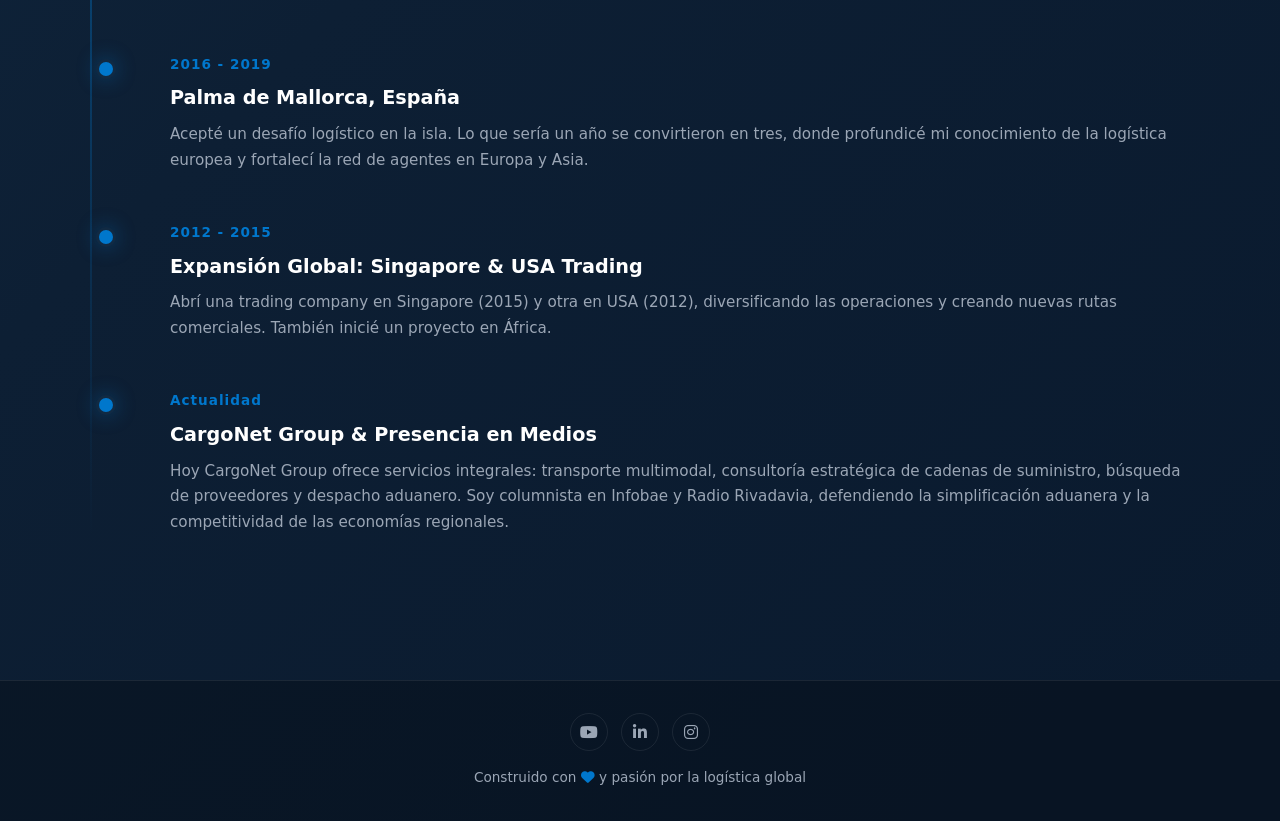
<file: trayectoria.html>
<!DOCTYPE html>
<html lang="es">
<head>
  <meta charset="UTF-8">
  <meta name="viewport" content="width=device-width, initial-scale=1.0">
  <title>Trayectoria — Germán Muchico</title>
  <link rel="stylesheet" href="css/styles.css">
  <link rel="stylesheet" href="https://cdnjs.cloudflare.com/ajax/libs/font-awesome/6.5.1/css/all.min.css">
  <!-- Google Tag Manager -->
  <script>(function(w,d,s,l,i){w[l]=w[l]||[];w[l].push({'gtm.start':new Date().getTime(),event:'gtm.js'});var f=d.getElementsByTagName(s)[0],j=d.createElement(s),dl=l!='dataLayer'?'&l='+l:'';j.async=true;j.src='https://www.googletagmanager.com/gtm.js?id='+i+dl;f.parentNode.insertBefore(j,f);})(window,document,'script','dataLayer','GTM-N3BT377R');</script>
  <!-- End Google Tag Manager -->
</head>
<body>
  <!-- Google Tag Manager (noscript) -->
  <noscript><iframe src="https://www.googletagmanager.com/ns.html?id=GTM-N3BT377R" height="0" width="0" style="display:none;visibility:hidden"></iframe></noscript>
  <!-- End Google Tag Manager (noscript) -->

<div class="loading-bar" id="loadingBar"></div>

<nav class="navbar">
  <div class="nav-container">
    <a href="index.html" class="nav-logo">G<span>M</span></a>
    <ul class="nav-links">
      <li class="has-dropdown">
        <a href="#" id="nav-sobremi">Sobre Mí <i class="fas fa-chevron-down dropdown-arrow"></i></a>
        <ul class="dropdown-menu">
          <li><a href="trayectoria.html" id="nav-trayectoria" class="active">Trayectoria</a></li>
          <li><a href="casos-de-exito.html" id="nav-casos">Casos de Éxito</a></li>
        </ul>
      </li>
      <li><a href="servicios.html" id="nav-servicios">Servicios</a></li>
      <li><a href="clientes.html" id="nav-clientes">Clientes</a></li>
      <li><a href="empresa.html" id="nav-empresa">Liderazgo</a></li>
      <li><a href="blog.html" id="nav-blog">Blog</a></li>
      <li><a href="multimedia.html" id="nav-multimedia">Multimedia</a></li>
      <li><a href="contacto.html" id="nav-contacto">Contacto</a></li>
    </ul>
    <div class="nav-controls">
      <div class="nav-social">
        <a href="https://www.youtube.com/@germuchico" target="_blank" rel="noopener" title="YouTube"><i class="fab fa-youtube"></i></a>
        <a href="https://www.linkedin.com/in/german-muchico" target="_blank" rel="noopener" title="LinkedIn"><i class="fab fa-linkedin-in"></i></a>
        <a href="https://www.instagram.com/germanmuchico/" target="_blank" rel="noopener" title="Instagram"><i class="fab fa-instagram"></i></a>
      </div>
      <div class="lang-toggle">
        <button class="lang-btn active" data-lang="es">ES</button>
        <button class="lang-btn" data-lang="en">EN</button>
      </div>
      <button class="theme-btn" id="themeBtn" title="Toggle theme">
        <i class="theme-icon fas fa-moon"></i>
      </button>
      <div class="nav-toggle">
        <span></span><span></span><span></span>
      </div>
    </div>
  </div>
</nav>

<header class="page-header">
  <h1><span class="highlight">Mi Trayectoria</span></h1>
  <p>Más de 35 años de experiencia en logística internacional y comercio exterior</p>
</header>

<section class="section" id="trayectoria">
  <div class="section-container">
    <div class="section-tag" id="trajectory-tag">Mi Trayectoria</div>
    <h2 class="section-title"><span id="trajectory-title">Línea de tiempo </span><span class="highlight" id="trajectory-title-highlight">profesional</span></h2>
    <p class="section-subtitle" id="trajectory-subtitle">Cada hito en este viaje ha sido construido con dedicación, visión global y pasión por la logística internacional.</p>
    <div class="timeline">
      <div class="timeline-item">
        <div class="year">1 de Febrero, 1990</div>
        <h3>Inicio en Comercio Exterior</h3>
        <p>Di mis primeros pasos formales en el mundo del comercio internacional. El inicio de una vocación que definiría mi vida profesional.</p>
      </div>
      <div class="timeline-item">
        <div class="year">Enero, 1999</div>
        <h3>Fundación de Connexion Transportes Internacionales S.A.</h3>
        <p>Di el gran salto emprendedor creando mi propia empresa de transportes internacionales en Argentina.</p>
      </div>
      <div class="timeline-item">
        <div class="year">20 de Marzo, 2002</div>
        <h3>Activación de CargoNet Argentina</h3>
        <p>En plena crisis argentina, detecté una oportunidad: el tráfico entre USA y Argentina estaba en pleno crecimiento. Así nació CargoNet.</p>
      </div>
      <div class="timeline-item">
        <div class="year">2005</div>
        <h3>Apertura de CargoNet USA</h3>
        <p>Expandí operaciones abriendo la oficina oficial en Estados Unidos. Un paso estratégico para gestionar directamente el creciente volumen de cargas.</p>
      </div>
      <div class="timeline-item">
        <div class="year">2009</div>
        <h3>CargoNet Brasil</h3>
        <p>Inauguré la filial brasileña, completando el triángulo logístico Argentina-USA-Brasil.</p>
      </div>
      <div class="timeline-item">
        <div class="year">2011 - 2016</div>
        <h3>Viviendo en Miami</h3>
        <p>Me mudé a Miami para desarrollar la oficina local. En 5 años consolidé operaciones y busqué nuevos agentes en América Latina, Europa y Asia.</p>
      </div>
      <div class="timeline-item">
        <div class="year">2016 - 2019</div>
        <h3>Palma de Mallorca, España</h3>
        <p>Acepté un desafío logístico en la isla. Tres años donde profundicé mi conocimiento de la logística europea.</p>
      </div>
      <div class="timeline-item">
        <div class="year">2012 - 2015</div>
        <h3>Expansión Global: Singapore & USA Trading</h3>
        <p>Abrí una trading company en Singapore (2015) y otra en USA (2012), diversificando las operaciones globales.</p>
      </div>
      <div class="timeline-item">
        <div class="year">Actualidad</div>
        <h3>CargoNet Group & Presencia en Medios</h3>
        <p>CargoNet Group ofrece servicios integrales de logística global. Columnista en Infobae y Radio Rivadavia.</p>
      </div>
    </div>
  </div>
</section>

<footer>
  <div class="footer-social">
    <a href="https://www.youtube.com/@germuchico" target="_blank" rel="noopener" title="YouTube"><i class="fab fa-youtube"></i></a>
    <a href="https://www.linkedin.com/in/german-muchico" target="_blank" rel="noopener" title="LinkedIn"><i class="fab fa-linkedin-in"></i></a>
    <a href="https://www.instagram.com/germanmuchico/" target="_blank" rel="noopener" title="Instagram"><i class="fab fa-instagram"></i></a>
  </div>
  <p id="footer-i18n">Construido con <i class="fas fa-heart heart"></i> y pasión por el desarrollo del comercio internacional</p>
</footer>

<script src="js/translations.js"></script>
<script src="js/main.js"></script>
</body>
</html>
</file>
<file: css/styles.css>
:root {
  --blue: #0077cc;
  --blue-light: #0099ff;
  --blue-dark: #0055aa;
  --navy: #112a43;
  --white: #ffffff;
  --gray-100: #f0f4f8;
  --gray-200: #dde3ea;
  --gray-300: #9ba6b5;
  --gray-400: #6b7a8d;
  --shadow: 0 10px 40px rgba(0,0,0,0.15);
  --shadow-sm: 0 5px 20px rgba(0,0,0,0.1);
  --radius: 16px;
  --radius-sm: 8px;
  --transition: all 0.4s cubic-bezier(0.25, 0.46, 0.45, 0.94);

  --bg-primary: var(--navy);
  --bg-secondary: #0d1f34;
  --bg-card: rgba(255,255,255,0.04);
  --bg-card-hover: rgba(0,119,204,0.08);
  --border-color: rgba(255,255,255,0.08);
  --border-accent: rgba(0,119,204,0.3);
  --text-primary: var(--white);
  --text-secondary: var(--gray-300);
  --text-inverse: var(--navy);
  --accent: var(--blue);
  --accent-light: var(--blue-light);
  --accent-gradient: linear-gradient(135deg, var(--blue) 0%, var(--blue-light) 100%);
  --bg-gradient-1: linear-gradient(135deg, var(--navy) 0%, #0d1f34 50%, #0a1a2e 100%);
  --bg-gradient-2: linear-gradient(135deg, #0d1f34 0%, var(--navy) 100%);
  --section-alt-bg: var(--bg-secondary);
  --navbar-bg: rgba(17, 42, 67, 0.88);
  --navbar-border: rgba(0,119,204,0.12);
  --btn-outline-border: rgba(255,255,255,0.2);
  --footer-bg: rgba(0,0,0,0.25);
}

.light-mode {
  --bg-primary: #f0f4f8;
  --bg-secondary: var(--white);
  --bg-card: rgba(17,42,67,0.03);
  --bg-card-hover: rgba(0,119,204,0.06);
  --border-color: rgba(17,42,67,0.08);
  --border-accent: rgba(0,119,204,0.25);
  --text-primary: var(--navy);
  --text-secondary: var(--gray-400);
  --text-inverse: var(--white);
  --bg-gradient-1: linear-gradient(135deg, #e8edf5 0%, var(--white) 50%, #f5f7fa 100%);
  --bg-gradient-2: linear-gradient(135deg, var(--white) 0%, #e8edf5 100%);
  --section-alt-bg: var(--white);
  --navbar-bg: rgba(255,255,255,0.9);
  --navbar-border: rgba(0,119,204,0.1);
  --btn-outline-border: rgba(17,42,67,0.2);
  --footer-bg: rgba(17,42,67,0.04);
  --shadow: 0 10px 40px rgba(0,0,0,0.08);
  --shadow-sm: 0 5px 20px rgba(0,0,0,0.05);
}

* { margin: 0; padding: 0; box-sizing: border-box; }

html { scroll-behavior: smooth; }

body {
  font-family: 'Segoe UI', system-ui, -apple-system, sans-serif;
  background: var(--bg-gradient-1);
  color: var(--text-primary);
  overflow-x: hidden;
  line-height: 1.6;
  transition: background 0.4s ease, color 0.4s ease;
}

::selection { background: var(--accent); color: var(--white); }

::-webkit-scrollbar { width: 8px; }
::-webkit-scrollbar-track { background: var(--navy); }
.light-mode ::-webkit-scrollbar-track { background: var(--gray-100); }
::-webkit-scrollbar-thumb { background: var(--accent); border-radius: 4px; }

/* ===== NAVBAR ===== */
.navbar {
  position: fixed;
  top: 0;
  width: 100%;
  z-index: 1000;
  padding: 0.8rem 2rem;
  background: var(--navbar-bg);
  backdrop-filter: blur(20px);
  -webkit-backdrop-filter: blur(20px);
  border-bottom: 1px solid var(--navbar-border);
  transition: var(--transition);
}

.navbar.scrolled {
  background: var(--navbar-bg);
  box-shadow: var(--shadow);
}

.nav-container {
  max-width: 1200px;
  margin: 0 auto;
  display: flex;
  justify-content: space-between;
  align-items: center;
  gap: 1rem;
}

.nav-logo {
  font-size: 1.3rem;
  font-weight: 800;
  color: var(--text-primary);
  text-decoration: none;
  letter-spacing: -0.5px;
  flex-shrink: 0;
}

.nav-logo span { color: var(--accent); }

.nav-links {
  display: flex;
  list-style: none;
  gap: 0.6rem;
  align-items: center;
}

.nav-links a {
  color: var(--text-secondary);
  text-decoration: none;
  font-size: 0.8rem;
  font-weight: 500;
  transition: var(--transition);
  position: relative;
  letter-spacing: 0.3px;
  padding: 0.3rem 0.7rem;
  border-radius: 6px;
}

.nav-links a:hover,
.nav-links a.active {
  color: var(--text-primary);
  background: rgba(0,119,204,0.08);
}

/* ===== NAV DROPDOWN ===== */
.has-dropdown {
  position: relative;
}

.has-dropdown > a {
  display: inline-flex;
  align-items: center;
  gap: 0.4rem;
}

.dropdown-arrow {
  font-size: 0.6rem;
  transition: transform 0.3s ease;
}

.has-dropdown:hover .dropdown-arrow {
  transform: rotate(180deg);
}

.dropdown-menu {
  display: block;
  position: absolute;
  top: 100%;
  left: 0;
  min-width: 190px;
  background: var(--navbar-bg);
  backdrop-filter: blur(20px);
  -webkit-backdrop-filter: blur(20px);
  border: 1px solid var(--navbar-border);
  border-radius: var(--radius-sm);
  list-style: none;
  padding: 0.4rem;
  margin-top: 0;
  box-shadow: var(--shadow);
  z-index: 100;
  opacity: 0;
  visibility: hidden;
  transform: translateY(-8px);
  transition: opacity 0.25s ease, transform 0.25s ease, visibility 0.25s ease;
  pointer-events: none;
}

/* invisible bridge so mouse can travel from link to menu */
.has-dropdown::after {
  content: '';
  position: absolute;
  top: 100%;
  left: 0;
  width: 100%;
  height: 0.5rem;
}

.has-dropdown:hover .dropdown-menu {
  opacity: 1;
  visibility: visible;
  transform: translateY(0);
  pointer-events: auto;
}

.dropdown-menu li a {
  display: block;
  padding: 0.55rem 1rem;
  font-size: 0.8rem;
  border-radius: 6px;
  white-space: nowrap;
}

.dropdown-menu li a:hover,
.dropdown-menu li a.active {
  background: rgba(0,119,204,0.08);
  color: var(--text-primary);
}

/* ===== NAV SOCIAL ===== */
.nav-social {
  display: flex;
  align-items: center;
  gap: 0.1rem;
}

.nav-social a {
  width: 30px;
  height: 30px;
  display: flex;
  align-items: center;
  justify-content: center;
  color: var(--text-secondary);
  border-radius: 6px;
  text-decoration: none;
  font-size: 0.85rem;
  transition: var(--transition);
}

.nav-social a:hover {
  color: var(--text-primary);
  background: rgba(0,119,204,0.08);
}

.nav-social a[title="YouTube"]:hover { color: #ff0000; }
.nav-social a[title="LinkedIn"]:hover { color: #0a66c2; }
.nav-social a[title="Instagram"]:hover { color: #e4405f; }

.nav-controls {
  display: flex;
  align-items: center;
  gap: 0.6rem;
  flex-shrink: 0;
}

.lang-toggle {
  display: flex;
  background: rgba(255,255,255,0.06);
  border-radius: 6px;
  padding: 2px;
  border: 1px solid var(--border-color);
}

.light-mode .lang-toggle {
  background: rgba(17,42,67,0.04);
}

.lang-btn {
  padding: 0.25rem 0.5rem;
  border: none;
  background: transparent;
  color: var(--text-secondary);
  font-size: 0.7rem;
  font-weight: 600;
  cursor: pointer;
  border-radius: 4px;
  transition: var(--transition);
  font-family: inherit;
}

.lang-btn.active {
  background: var(--accent);
  color: var(--white);
}

.theme-btn {
  width: 34px;
  height: 34px;
  border-radius: 8px;
  border: 1px solid var(--border-color);
  background: rgba(255,255,255,0.06);
  color: var(--text-secondary);
  cursor: pointer;
  display: flex;
  align-items: center;
  justify-content: center;
  transition: var(--transition);
  font-size: 0.9rem;
}

.light-mode .theme-btn {
  background: rgba(17,42,67,0.04);
}

.theme-btn:hover {
  border-color: var(--accent);
  color: var(--accent);
  background: rgba(0,119,204,0.1);
}

.nav-toggle {
  display: none;
  flex-direction: column;
  cursor: pointer;
  gap: 4px;
}

.nav-toggle span {
  width: 24px;
  height: 2px;
  background: var(--text-primary);
  transition: var(--transition);
}

/* ===== PAGE HEADER ===== */
.page-header {
  padding: 8rem 2rem 4rem;
  text-align: center;
  background: var(--bg-gradient-1);
  position: relative;
}

.page-header h1 {
  font-size: 3rem;
  font-weight: 800;
  margin-bottom: 0.5rem;
}

.page-header h1 .highlight {
  background: var(--accent-gradient);
  -webkit-background-clip: text;
  -webkit-text-fill-color: transparent;
  background-clip: text;
}

.page-header p {
  color: var(--text-secondary);
  font-size: 1.1rem;
  max-width: 600px;
  margin: 0 auto;
}

/* ===== HERO VIDEO ===== */
.hero-video {
  min-height: 100vh;
  display: flex;
  align-items: center;
  justify-content: center;
  position: relative;
  overflow: hidden;
  text-align: center;
}

.hero-video video {
  position: absolute;
  top: 50%;
  left: 50%;
  min-width: 100%;
  min-height: 100%;
  width: auto;
  height: auto;
  transform: translate(-50%, -50%);
  object-fit: cover;
}

.hero-video .overlay {
  position: absolute;
  top: 0;
  left: 0;
  width: 100%;
  height: 100%;
  background: rgba(17, 42, 67, 0.75);
  z-index: 1;
}

.light-mode .hero-video .overlay {
  background: rgba(240, 244, 248, 0.78);
}

.hero-video .hero-content {
  position: relative;
  z-index: 2;
  max-width: 1000px;
  width: 100%;
  padding: 6rem 2rem 4rem;
}

.hero-layout {
  display: flex;
  align-items: center;
  gap: 3rem;
}

.hero-image-col {
  flex-shrink: 0;
}

.hero-profile-img {
  width: 280px;
  height: 280px;
  border-radius: 50%;
  overflow: hidden;
  border: 3px solid rgba(0,119,204,0.3);
  box-shadow: 0 0 40px rgba(0,119,204,0.25);
  transition: var(--transition);
}

.hero-profile-img:hover {
  border-color: var(--accent);
  box-shadow: 0 0 60px rgba(0,119,204,0.4);
  transform: scale(1.02);
}

.hero-profile-img img {
  width: 100%;
  height: 100%;
  object-fit: cover;
}

.hero-text-col {
  flex: 1;
  text-align: left;
}

.hero-text-col .hero-buttons {
  justify-content: flex-start;
}

.watermark-logo {
  position: absolute;
  top: 50%;
  left: 50%;
  transform: translate(-50%, -50%);
  font-size: 8rem;
  font-weight: 900;
  color: rgba(255,255,255,0.03);
  letter-spacing: 8px;
  text-transform: uppercase;
  z-index: 1;
  pointer-events: none;
  user-select: none;
  white-space: nowrap;
  filter: blur(4px);
}

.light-mode .watermark-logo {
  color: rgba(17,42,67,0.03);
}

.hero-video .hero-text {
  animation: fadeInUp 1s ease;
}

.hero-video .hero-badge {
  display: inline-block;
  padding: 0.4rem 1.2rem;
  background: rgba(0,119,204,0.15);
  border: 1px solid rgba(0,119,204,0.3);
  border-radius: 50px;
  font-size: 0.78rem;
  color: var(--accent-light);
  margin-bottom: 1.5rem;
  letter-spacing: 2px;
  text-transform: uppercase;
  font-weight: 600;
}

.hero-video h1 {
  font-size: 4rem;
  font-weight: 800;
  line-height: 1.1;
  margin-bottom: 0.5rem;
  color: var(--text-primary);
}

.hero-video h1 .highlight {
  background: var(--accent-gradient);
  -webkit-background-clip: text;
  -webkit-text-fill-color: transparent;
  background-clip: text;
}

.hero-video .subtitle {
  font-size: 1.2rem;
  color: var(--text-secondary);
  margin-bottom: 1.5rem;
  font-weight: 300;
}

.hero-video .hero-desc {
  font-size: 1.05rem;
  color: var(--text-secondary);
  margin: 0 auto 2.5rem;
  max-width: 600px;
  line-height: 1.8;
}

.hero-video .hero-buttons {
  display: flex;
  gap: 1rem;
  flex-wrap: wrap;
  justify-content: center;
}

.btn {
  padding: 0.85rem 2rem;
  border-radius: 50px;
  font-size: 0.92rem;
  font-weight: 600;
  text-decoration: none;
  transition: var(--transition);
  display: inline-flex;
  align-items: center;
  gap: 0.5rem;
  cursor: pointer;
  border: none;
  font-family: inherit;
}

.btn-primary {
  background: var(--accent-gradient);
  color: var(--white);
  box-shadow: 0 4px 20px rgba(0,119,204,0.4);
}

.btn-primary:hover {
  transform: translateY(-3px);
  box-shadow: 0 8px 30px rgba(0,119,204,0.5);
}

.btn-outline {
  background: transparent;
  color: var(--text-primary);
  border: 2px solid var(--btn-outline-border);
}

.btn-outline:hover {
  border-color: var(--accent);
  background: rgba(0,119,204,0.1);
  transform: translateY(-3px);
}

/* ===== SECTIONS ===== */
.section {
  padding: 6rem 2rem;
  position: relative;
  transition: background 0.4s ease;
}

.section-container {
  max-width: 1100px;
  margin: 0 auto;
}

.section-tag {
  display: inline-block;
  padding: 0.4rem 1.2rem;
  background: rgba(0,119,204,0.1);
  border: 1px solid rgba(0,119,204,0.2);
  border-radius: 50px;
  font-size: 0.75rem;
  color: var(--accent);
  margin-bottom: 1rem;
  letter-spacing: 2px;
  text-transform: uppercase;
  font-weight: 600;
}

.section-title {
  font-size: 2.5rem;
  font-weight: 700;
  margin-bottom: 1rem;
  line-height: 1.2;
  color: var(--text-primary);
}

.section-title .highlight {
  background: var(--accent-gradient);
  -webkit-background-clip: text;
  -webkit-text-fill-color: transparent;
  background-clip: text;
}

.section-subtitle {
  font-size: 1.05rem;
  color: var(--text-secondary);
  margin-bottom: 3rem;
  max-width: 700px;
}

/* ===== EMPRESA / ABOUT ===== */
#empresa {
  background: var(--bg-gradient-2);
}

.about-story {
  max-width: 800px;
  margin: 0 auto;
}

.about-story p {
  color: var(--text-secondary);
  margin-bottom: 1.5rem;
  font-size: 1.05rem;
  line-height: 1.9;
}

.about-story p:last-child { margin-bottom: 0; }

/* ===== EMPRESA STATS ===== */
.about-stats {
  background: var(--bg-gradient-1);
}

.stats-grid {
  display: grid;
  grid-template-columns: repeat(4, 1fr);
  gap: 1.5rem;
}

.stat-card {
  background: var(--bg-card);
  border: 1px solid var(--border-color);
  border-radius: var(--radius);
  padding: 2.5rem 1.5rem;
  text-align: center;
  transition: var(--transition);
  position: relative;
  overflow: hidden;
}

.stat-card::before {
  content: '';
  position: absolute;
  top: 0;
  left: 0;
  width: 100%;
  height: 3px;
  background: var(--accent-gradient);
  opacity: 0;
  transition: var(--transition);
}

.stat-card:hover::before { opacity: 1; }

.stat-card:hover {
  border-color: var(--border-accent);
  transform: translateY(-6px);
  box-shadow: var(--shadow);
}

.stat-number {
  font-size: 2.8rem;
  font-weight: 800;
  background: var(--accent-gradient);
  -webkit-background-clip: text;
  -webkit-text-fill-color: transparent;
  background-clip: text;
  line-height: 1.1;
  margin-bottom: 0.5rem;
}

.stat-label {
  font-size: 0.85rem;
  color: var(--text-primary);
  font-weight: 600;
  letter-spacing: 0.5px;
  text-transform: uppercase;
  margin-bottom: 0.75rem;
}

.stat-desc {
  font-size: 0.85rem;
  color: var(--text-secondary);
  line-height: 1.5;
}

/* ===== TIMELINE ===== */
#trayectoria {
  background: var(--bg-gradient-1);
}

.timeline {
  position: relative;
  padding-left: 3rem;
}

.timeline::before {
  content: '';
  position: absolute;
  left: 0;
  top: 0;
  width: 2px;
  height: 100%;
  background: linear-gradient(to bottom, var(--accent), transparent);
}

.timeline-item {
  position: relative;
  margin-bottom: 3rem;
  padding-left: 2rem;
  opacity: 0;
  transform: translateX(-30px);
  transition: all 0.8s ease;
}

.timeline-item.visible {
  opacity: 1;
  transform: translateX(0);
}

.timeline-item::before {
  content: '';
  position: absolute;
  left: -2.65rem;
  top: 0.3rem;
  width: 14px;
  height: 14px;
  border-radius: 50%;
  background: var(--accent);
  border: 3px solid var(--bg-primary);
  box-shadow: 0 0 20px rgba(0,119,204,0.4);
}

.timeline-item .year {
  font-size: 0.85rem;
  color: var(--accent);
  font-weight: 700;
  margin-bottom: 0.5rem;
  letter-spacing: 1px;
}

.timeline-item h3 {
  font-size: 1.2rem;
  margin-bottom: 0.5rem;
  color: var(--text-primary);
}

.timeline-item p {
  color: var(--text-secondary);
  font-size: 0.95rem;
  line-height: 1.7;
}

/* ===== BLOG ===== */
#blog-page {
  background: var(--bg-gradient-2);
}

.blog-grid {
  display: grid;
  grid-template-columns: repeat(auto-fit, minmax(320px, 1fr));
  gap: 2rem;
}

.blog-card {
  background: var(--bg-card);
  border: 1px solid var(--border-color);
  border-radius: var(--radius);
  overflow: hidden;
  transition: var(--transition);
  cursor: pointer;
  cursor: pointer;
}

.blog-card:hover {
  transform: translateY(-8px);
  border-color: var(--border-accent);
  box-shadow: var(--shadow);
}

.blog-card-img {
  height: 200px;
  display: flex;
  align-items: center;
  justify-content: center;
  color: rgba(255,255,255,0.7);
}

.blog-card-img i { filter: drop-shadow(0 2px 8px rgba(0,0,0,0.2)); }

.blog-card-img.gradient-1 { background: linear-gradient(135deg, #0077cc 0%, #0099ff 100%); }
.blog-card-img.gradient-2 { background: linear-gradient(135deg, #0055aa 0%, #0077cc 100%); }
.blog-card-img.gradient-3 { background: linear-gradient(135deg, #0099ff 0%, #66c2ff 100%); }
.blog-card-img.gradient-4 { background: linear-gradient(135deg, #003d7a 0%, #0077cc 100%); }
.blog-card-img.gradient-5 { background: linear-gradient(135deg, #0077cc 0%, #00aaff 100%); }
.blog-card-img.gradient-6 { background: linear-gradient(135deg, #112a43 0%, #0077cc 100%); }

.blog-card-content {
  padding: 1.5rem;
}

.blog-card-content .date {
  font-size: 0.8rem;
  color: var(--accent);
  margin-bottom: 0.5rem;
}

.blog-card-content h3 {
  font-size: 1.1rem;
  margin-bottom: 0.8rem;
  line-height: 1.4;
  color: var(--text-primary);
}

.blog-card-content p {
  color: var(--text-secondary);
  font-size: 0.9rem;
  line-height: 1.6;
}

.blog-card-content .read-more {
  display: inline-block;
  margin-top: 1rem;
  color: var(--accent);
  text-decoration: none;
  font-weight: 600;
  font-size: 0.9rem;
  transition: var(--transition);
}

.blog-card-content .read-more:hover { letter-spacing: 1px; }

/* ===== SOCIAL ===== */
#contacto-page {
  background: var(--bg-gradient-1);
}

.contacto-layout {
  display: grid;
  grid-template-columns: 1fr 1fr;
  gap: 4rem;
  align-items: start;
}

.contacto-info p {
  color: var(--text-secondary);
  font-size: 1.05rem;
  line-height: 1.8;
  margin-bottom: 2rem;
}

.contacto-btn {
  display: inline-flex;
  align-items: center;
  gap: 0.5rem;
  padding: 1rem 2.5rem;
  background: var(--accent-gradient);
  color: var(--white);
  text-decoration: none;
  border-radius: 50px;
  font-weight: 600;
  transition: var(--transition);
  box-shadow: 0 4px 20px rgba(0,119,204,0.4);
}

.contacto-btn:hover {
  transform: translateY(-3px);
  box-shadow: 0 8px 30px rgba(0,119,204,0.5);
}

.social-grid {
  display: grid;
  grid-template-columns: repeat(3, 1fr);
  gap: 1rem;
}

.social-card {
  display: flex;
  flex-direction: column;
  align-items: center;
  justify-content: center;
  gap: 0.6rem;
  padding: 1.5rem 0.8rem;
  background: var(--bg-card);
  border: 1px solid var(--border-color);
  border-radius: var(--radius);
  text-decoration: none;
  color: var(--text-primary);
  transition: var(--transition);
}

.social-card:hover {
  transform: translateY(-6px);
  border-color: var(--border-accent);
  box-shadow: var(--shadow);
}

.social-card .icon {
  font-size: 1.6rem;
  transition: var(--transition);
}

.social-card .name {
  font-size: 0.78rem;
  color: var(--text-secondary);
  font-weight: 500;
}

.social-card:hover .icon { transform: scale(1.2); }
.social-card:hover.linkedin .icon { color: #0a66c2; }
.social-card:hover.youtube .icon { color: #ff0000; }
.social-card:hover.instagram .icon { color: #e4405f; }
.social-card:hover.facebook .icon { color: #1877f2; }
.social-card:hover.twitter .icon { color: #1da1f2; }
.social-card:hover.reddit .icon { color: #ff4500; }

/* ===== FOOTER ===== */
footer {
  background: var(--footer-bg);
  padding: 2rem;
  text-align: center;
  border-top: 1px solid var(--border-color);
}

.footer-social {
  display: flex;
  justify-content: center;
  gap: 0.8rem;
  margin-bottom: 1rem;
}

.footer-social a {
  width: 38px;
  height: 38px;
  display: flex;
  align-items: center;
  justify-content: center;
  color: var(--text-secondary);
  border: 1px solid var(--border-color);
  border-radius: 50%;
  text-decoration: none;
  font-size: 1rem;
  transition: var(--transition);
}

.footer-social a:hover {
  transform: translateY(-3px);
  box-shadow: var(--shadow-sm);
}

.footer-social a[title="YouTube"]:hover { color: #ff0000; border-color: #ff0000; }
.footer-social a[title="LinkedIn"]:hover { color: #0a66c2; border-color: #0a66c2; }
.footer-social a[title="Instagram"]:hover { color: #e4405f; border-color: #e4405f; }

footer p {
  color: var(--text-secondary);
  font-size: 0.85rem;
}

footer .heart { color: var(--accent); }

/* ===== ANIMATIONS ===== */
@keyframes fadeInUp {
  from { opacity: 0; transform: translateY(40px); }
  to { opacity: 1; transform: translateY(0); }
}

/* ===== SCROLL REVEAL ===== */
.reveal {
  opacity: 0;
  transform: translateY(40px);
  transition: all 0.8s ease;
}

.reveal.visible {
  opacity: 1;
  transform: translateY(0);
}

.reveal-delay-1 { transition-delay: 0.1s; }
.reveal-delay-2 { transition-delay: 0.2s; }
.reveal-delay-3 { transition-delay: 0.3s; }
.reveal-delay-4 { transition-delay: 0.4s; }

/* ===== RESPONSIVE ===== */
@media (max-width: 968px) {
  .hero-layout {
    flex-direction: column;
    text-align: center;
    gap: 2rem;
  }
  .hero-image-col {
    order: -1;
  }
  .hero-profile-img {
    width: 200px;
    height: 200px;
  }
  .hero-text-col {
    text-align: center;
  }
  .hero-text-col .hero-buttons {
    justify-content: center;
  }
  .watermark-logo {
    font-size: 4rem;
    letter-spacing: 4px;
  }
  .hero-video h1 { font-size: 2.8rem; }
  .hero-video .hero-desc { margin: 0 auto 2rem; }
  .hero-video .hero-buttons { justify-content: center; }
  .stats-grid { grid-template-columns: repeat(2, 1fr); }
  .about-story { max-width: 100%; }
  .contacto-layout { grid-template-columns: 1fr; gap: 3rem; }
  .page-header h1 { font-size: 2.5rem; }

  .nav-links {
    position: fixed;
    top: 0;
    right: -100%;
    width: 75%;
    height: 100vh;
    background: var(--navbar-bg);
    backdrop-filter: blur(20px);
    flex-direction: column;
    justify-content: center;
    align-items: center;
    transition: var(--transition);
    gap: 1.2rem;
    border-left: 1px solid var(--navbar-border);
  }

  .light-mode .nav-links {
    background: rgba(255,255,255,0.97);
  }

  .nav-links a {
    font-size: 1rem;
    padding: 0.5rem 1.5rem;
  }

  .nav-links.active { right: 0; }
  .nav-toggle { display: flex; z-index: 1001; }

  .has-dropdown > a {
    justify-content: center;
  }

  .has-dropdown::after {
    display: none;
  }

  .dropdown-menu {
    position: static;
    background: transparent;
    backdrop-filter: none;
    border: none;
    box-shadow: none;
    padding: 0;
    margin-top: 0;
    max-height: 0;
    overflow: hidden;
    opacity: 1;
    visibility: visible;
    transform: none;
    pointer-events: auto;
    transition: max-height 0.35s ease;
  }

  .has-dropdown.open .dropdown-menu {
    max-height: 200px;
  }

  .dropdown-menu li a {
    font-size: 0.9rem;
    padding: 0.4rem 1rem;
    color: var(--text-secondary);
  }

  .nav-social { display: none; }

  .nav-toggle.active span:nth-child(1) { transform: rotate(45deg) translate(5px, 5px); }
  .nav-toggle.active span:nth-child(2) { opacity: 0; }
  .nav-toggle.active span:nth-child(3) { transform: rotate(-45deg) translate(5px, -5px); }
}

@media (max-width: 576px) {
  .hero-video h1 { font-size: 2.2rem; }
  .page-header h1 { font-size: 2rem; }
  .section-title { font-size: 1.8rem; }
  .stats-grid { grid-template-columns: 1fr; }
  .social-grid { grid-template-columns: repeat(2, 1fr); }
  .blog-grid { grid-template-columns: 1fr; }
  .section { padding: 4rem 1.5rem; }
  .nav-controls { gap: 0.4rem; }
}

/* ===== HOME ABOUT ===== */
#home-about {
  background: var(--bg-gradient-2);
}

.home-about-layout {
  display: grid;
  grid-template-columns: 1fr 1fr;
  gap: 4rem;
  align-items: center;
}

.home-about-text p {
  color: var(--text-secondary);
  font-size: 1.02rem;
  line-height: 1.9;
  margin-bottom: 1.2rem;
}

.home-about-images {
  display: flex;
  justify-content: center;
}

.img-grid {
  display: grid;
  grid-template-columns: 1fr 1fr;
  grid-template-rows: auto auto;
  gap: 1rem;
  max-width: 450px;
}

.img-grid img {
  border-radius: var(--radius);
  object-fit: cover;
  width: 100%;
  height: 100%;
  transition: var(--transition);
  box-shadow: var(--shadow-sm);
}

.img-grid img:hover {
  transform: scale(1.02);
  box-shadow: var(--shadow);
}

.img-main {
  grid-row: 1 / 3;
  height: 100%;
  min-height: 320px;
}

.img-secondary {
  height: 150px;
}

@media (max-width: 968px) {
  .home-about-layout { grid-template-columns: 1fr; gap: 2.5rem; }
  .img-grid { max-width: 350px; margin: 0 auto; }
  .img-main { min-height: 250px; }
}

/* ===== BLOG POST ===== */
.blog-post {
  padding: 8rem 2rem 4rem;
  background: var(--bg-gradient-1);
}

.blog-post-container {
  max-width: 750px;
  margin: 0 auto;
}

.blog-post .back-link {
  display: inline-flex;
  align-items: center;
  gap: 0.5rem;
  color: var(--accent);
  text-decoration: none;
  font-weight: 600;
  font-size: 0.9rem;
  margin-bottom: 2rem;
  transition: var(--transition);
}

.blog-post .back-link:hover { gap: 0.8rem; }

.blog-post .post-date {
  font-size: 0.85rem;
  color: var(--accent);
  font-weight: 600;
  margin-bottom: 1rem;
  letter-spacing: 1px;
}

.blog-post h1 {
  font-size: 2.2rem;
  font-weight: 800;
  line-height: 1.3;
  margin-bottom: 1.5rem;
  color: var(--text-primary);
}

.blog-post h1 .highlight {
  background: var(--accent-gradient);
  -webkit-background-clip: text;
  -webkit-text-fill-color: transparent;
  background-clip: text;
}

.blog-post .post-divider {
  width: 60px;
  height: 3px;
  background: var(--accent-gradient);
  border-radius: 2px;
  margin-bottom: 2rem;
}

.blog-post .post-content {
  color: var(--text-secondary);
  font-size: 1.05rem;
  line-height: 1.9;
}

.blog-post .post-content p {
  margin-bottom: 1.5rem;
}

.blog-post .post-content ul {
  margin: 0 0 1.5rem;
  padding-left: 1.5rem;
  list-style: disc;
}

.blog-post .post-content li {
  margin-bottom: 0.5rem;
}

.blog-post .post-content h2 {
  font-size: 1.4rem;
  color: var(--text-primary);
  margin: 2.5rem 0 1rem;
  font-weight: 700;
}

.blog-post .post-content .highlight-box {
  background: var(--bg-card);
  border-left: 3px solid var(--accent);
  border-radius: 0 var(--radius-sm) var(--radius-sm) 0;
  padding: 1.5rem 2rem;
  margin: 1.5rem 0;
  font-style: italic;
}

.blog-post .post-footer {
  margin-top: 3rem;
  padding-top: 2rem;
  border-top: 1px solid var(--border-color);
  display: flex;
  justify-content: space-between;
  align-items: center;
  flex-wrap: wrap;
  gap: 1rem;
}

.blog-post .post-footer .share-label {
  font-size: 0.85rem;
  color: var(--text-secondary);
  font-weight: 600;
}

.blog-post .post-footer .share-links {
  display: flex;
  gap: 0.8rem;
}

.blog-post .post-footer .share-links a {
  width: 36px;
  height: 36px;
  border-radius: 50%;
  display: flex;
  align-items: center;
  justify-content: center;
  color: var(--text-secondary);
  border: 1px solid var(--border-color);
  text-decoration: none;
  transition: var(--transition);
}

.blog-post .post-footer .share-links a:hover {
  border-color: var(--accent);
  color: var(--accent);
  background: rgba(0,119,204,0.08);
}

/* ===== LOADING BAR ===== */
.loading-bar {
  position: fixed;
  top: 0;
  left: 0;
  width: 0;
  height: 3px;
  background: var(--accent-gradient);
  z-index: 9999;
  transition: width 0.3s ease;
}

/* ===== VISIÓN SECTION ===== */
#vision-section {
  background: var(--bg-gradient-2);
}

.vision-content {
  max-width: 800px;
  margin: 0 auto;
}

.vision-content p {
  color: var(--text-secondary);
  font-size: 1.05rem;
  line-height: 1.9;
  margin-bottom: 1.2rem;
}

/* ===== PILARES SECTION ===== */
#pilares-section {
  background: var(--bg-gradient-1);
}

.pilares-grid {
  display: grid;
  grid-template-columns: repeat(3, 1fr);
  gap: 2rem;
}

.pilar-card {
  background: var(--bg-card);
  border: 1px solid var(--border-color);
  border-radius: var(--radius);
  padding: 2.5rem 1.8rem;
  text-align: center;
  transition: var(--transition);
  position: relative;
  overflow: hidden;
}

.pilar-card::before {
  content: '';
  position: absolute;
  top: 0;
  left: 0;
  width: 100%;
  height: 3px;
  background: var(--accent-gradient);
  opacity: 0;
  transition: var(--transition);
}

.pilar-card:hover::before { opacity: 1; }

.pilar-card:hover {
  border-color: var(--border-accent);
  transform: translateY(-6px);
  box-shadow: var(--shadow);
}

.pilar-icon {
  font-size: 2.5rem;
  color: var(--accent);
  margin-bottom: 1.2rem;
}

.pilar-card h3 {
  font-size: 1.1rem;
  margin-bottom: 0.8rem;
  color: var(--text-primary);
}

.pilar-card p {
  color: var(--text-secondary);
  font-size: 0.9rem;
  line-height: 1.7;
}

/* ===== MODELO CONSULTIVO ===== */
#modelo-section {
  background: var(--bg-gradient-2);
}

.modelo-grid {
  display: grid;
  grid-template-columns: repeat(2, 1fr);
  gap: 2rem;
}

.modelo-phase {
  background: var(--bg-card);
  border: 1px solid var(--border-color);
  border-radius: var(--radius);
  padding: 2rem 1.8rem;
  transition: var(--transition);
  position: relative;
}

.modelo-phase:hover {
  border-color: var(--border-accent);
  transform: translateY(-4px);
  box-shadow: var(--shadow-sm);
}

.phase-num {
  font-size: 2.5rem;
  font-weight: 800;
  background: var(--accent-gradient);
  -webkit-background-clip: text;
  -webkit-text-fill-color: transparent;
  background-clip: text;
  line-height: 1;
  margin-bottom: 0.8rem;
}

.modelo-phase h3 {
  font-size: 1.1rem;
  margin-bottom: 0.6rem;
  color: var(--text-primary);
}

.modelo-phase p {
  color: var(--text-secondary);
  font-size: 0.92rem;
  line-height: 1.7;
}

/* ===== INFRAESTRUCTURA GLOBAL ===== */
#infra-section {
  background: var(--bg-gradient-1);
}

.infra-grid {
  display: grid;
  grid-template-columns: repeat(3, 1fr);
  gap: 2rem;
}

.oficina-card {
  background: var(--bg-card);
  border: 1px solid var(--border-color);
  border-radius: var(--radius);
  padding: 2rem 1.5rem;
  transition: var(--transition);
  text-align: center;
}

.oficina-card:hover {
  border-color: var(--border-accent);
  transform: translateY(-6px);
  box-shadow: var(--shadow);
}

.oficina-icon {
  font-size: 2rem;
  color: var(--accent);
  margin-bottom: 1rem;
}

.oficina-card h3 {
  font-size: 1.05rem;
  margin-bottom: 0.8rem;
  color: var(--text-primary);
}

.oficina-card p {
  color: var(--text-secondary);
  font-size: 0.9rem;
  line-height: 1.7;
}

/* ===== ESPECIALIZACIÓN ===== */
#especializacion-section {
  background: var(--bg-gradient-2);
}

.especializacion-content {
  max-width: 800px;
  margin: 0 auto;
}

.especializacion-content p {
  color: var(--text-secondary);
  font-size: 1.05rem;
  line-height: 1.9;
  margin-bottom: 1.2rem;
}

/* ===== DIFERENCIADORES ===== */
#diferenciadores-section {
  background: var(--bg-gradient-1);
}

.diferenciadores-grid {
  display: grid;
  grid-template-columns: repeat(3, 1fr);
  gap: 1.5rem;
}

.diferenciador-item {
  background: var(--bg-card);
  border: 1px solid var(--border-color);
  border-radius: var(--radius);
  padding: 2rem 1.5rem;
  transition: var(--transition);
  text-align: center;
}

.diferenciador-item:hover {
  border-color: var(--border-accent);
  transform: translateY(-4px);
  box-shadow: var(--shadow-sm);
}

.dif-icon {
  font-size: 2rem;
  color: var(--accent);
  margin-bottom: 1rem;
}

.diferenciador-item h3 {
  font-size: 1.05rem;
  margin-bottom: 0.6rem;
  color: var(--text-primary);
}

.diferenciador-item p {
  color: var(--text-secondary);
  font-size: 0.88rem;
  line-height: 1.7;
}

/* ===== QUOTE SECTION ===== */
#quote-section {
  background: var(--bg-gradient-2);
  padding: 4rem 2rem;
}

.quote-block {
  max-width: 700px;
  margin: 0 auto;
  padding: 2rem;
}

.quote-icon {
  font-size: 2rem;
  color: var(--accent);
  margin-bottom: 1.5rem;
  opacity: 0.5;
}

.quote-block p {
  font-size: 1.5rem;
  font-style: italic;
  color: var(--text-primary);
  line-height: 1.6;
  margin-bottom: 1.5rem;
  font-weight: 300;
}

.quote-block footer {
  font-size: 0.95rem;
  color: var(--text-secondary);
  background: transparent;
  border: none;
  padding: 0;
}

/* ===== MULTIMEDIA PAGE ===== */
#multimedia-videos {
  background: var(--bg-gradient-2);
}

#home-videos-section {
  background: var(--bg-gradient-2);
}

#multimedia-perfiles {
  background: var(--bg-gradient-1);
}

#multimedia-cta {
  background: var(--bg-gradient-2);
}

.videos-grid {
  display: grid;
  grid-template-columns: repeat(auto-fit, minmax(340px, 1fr));
  gap: 2rem;
}

.video-card {
  background: var(--bg-card);
  border: 1px solid var(--border-color);
  border-radius: var(--radius);
  overflow: hidden;
  transition: var(--transition);
}

.video-card:hover {
  border-color: var(--border-accent);
  transform: translateY(-6px);
  box-shadow: var(--shadow);
}

.video-wrapper {
  position: relative;
  padding-bottom: 56.25%;
  height: 0;
  overflow: hidden;
}

.video-wrapper iframe {
  position: absolute;
  top: 0;
  left: 0;
  width: 100%;
  height: 100%;
  border: 0;
}

.video-info {
  padding: 1.2rem 1.5rem 1.5rem;
}

.video-info h3 {
  font-size: 1rem;
  color: var(--text-primary);
  margin-bottom: 0.4rem;
  line-height: 1.4;
}

.video-info p {
  color: var(--text-secondary);
  font-size: 0.88rem;
  line-height: 1.6;
}

/* ===== PROFILE CARDS ===== */
.profiles-grid {
  display: grid;
  grid-template-columns: repeat(3, 1fr);
  gap: 2rem;
}

.profile-card {
  display: flex;
  flex-direction: column;
  align-items: center;
  text-align: center;
  padding: 2.5rem 1.8rem;
  background: var(--bg-card);
  border: 1px solid var(--border-color);
  border-radius: var(--radius);
  text-decoration: none;
  color: var(--text-primary);
  transition: var(--transition);
  position: relative;
  overflow: hidden;
}

.profile-card::before {
  content: '';
  position: absolute;
  top: 0;
  left: 0;
  width: 100%;
  height: 3px;
  opacity: 0;
  transition: var(--transition);
}

.profile-card.youtube::before { background: linear-gradient(135deg, #ff0000, #cc0000); }
.profile-card.linkedin::before { background: linear-gradient(135deg, #0a66c2, #004182); }
.profile-card.instagram::before { background: linear-gradient(135deg, #f09433, #e6683c, #dc2743, #cc2366, #bc1888); }

.profile-card:hover::before { opacity: 1; }

.profile-card:hover {
  border-color: var(--border-accent);
  transform: translateY(-8px);
  box-shadow: var(--shadow);
}

.profile-icon {
  width: 70px;
  height: 70px;
  border-radius: 50%;
  display: flex;
  align-items: center;
  justify-content: center;
  font-size: 1.8rem;
  color: var(--white);
  margin-bottom: 1.2rem;
  transition: var(--transition);
}

.profile-icon.youtube { background: linear-gradient(135deg, #ff0000, #cc0000); }
.profile-icon.linkedin { background: linear-gradient(135deg, #0a66c2, #004182); }
.profile-icon.instagram { background: linear-gradient(135deg, #f09433, #e6683c, #dc2743, #cc2366, #bc1888); }

.profile-card:hover .profile-icon {
  transform: scale(1.1);
  box-shadow: 0 6px 25px rgba(0,0,0,0.25);
}

.profile-card h3 {
  font-size: 1.15rem;
  margin-bottom: 0.3rem;
  color: var(--text-primary);
}

.profile-handle {
  font-size: 0.85rem;
  color: var(--accent);
  font-weight: 600;
  margin-bottom: 0.8rem;
}

.profile-desc {
  color: var(--text-secondary);
  font-size: 0.88rem;
  line-height: 1.6;
  margin-bottom: 1.2rem;
}

.profile-cta {
  display: inline-flex;
  align-items: center;
  gap: 0.4rem;
  font-size: 0.85rem;
  font-weight: 600;
  color: var(--accent);
  transition: var(--transition);
}

.profile-card:hover .profile-cta {
  letter-spacing: 0.5px;
}

.multimedia-social-links {
  display: flex;
  gap: 1rem;
  justify-content: center;
  flex-wrap: wrap;
}

/* ===== RESPONSIVE NEW SECTIONS ===== */
@media (max-width: 968px) {
  .pilares-grid { grid-template-columns: 1fr; }
  .modelo-grid { grid-template-columns: 1fr; }
  .infra-grid { grid-template-columns: 1fr; }
  .diferenciadores-grid { grid-template-columns: repeat(2, 1fr); }
  .profiles-grid { grid-template-columns: 1fr; max-width: 400px; margin: 0 auto; }
  .videos-grid { grid-template-columns: 1fr; }
}

@media (max-width: 576px) {
  .diferenciadores-grid { grid-template-columns: 1fr; }
  .quote-block p { font-size: 1.2rem; }
  .multimedia-social-links { flex-direction: column; align-items: center; }
}
</file>
